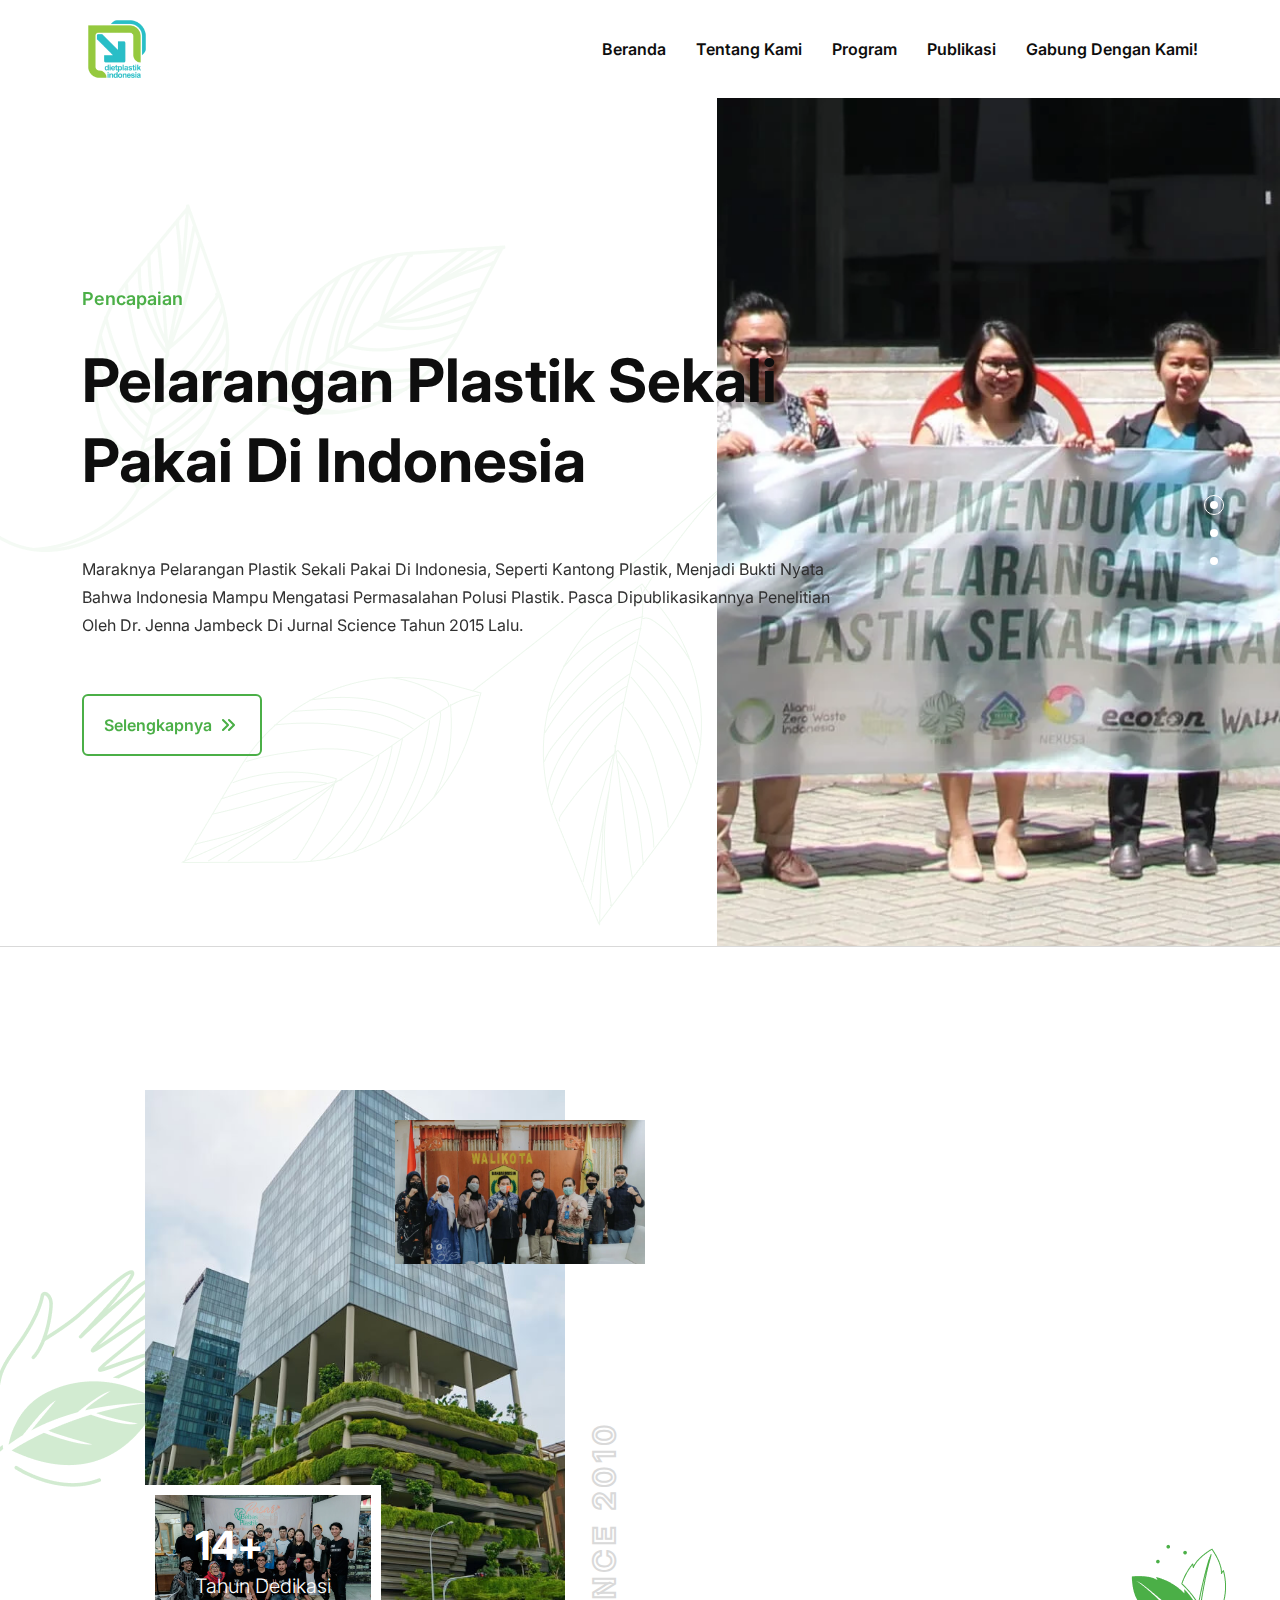
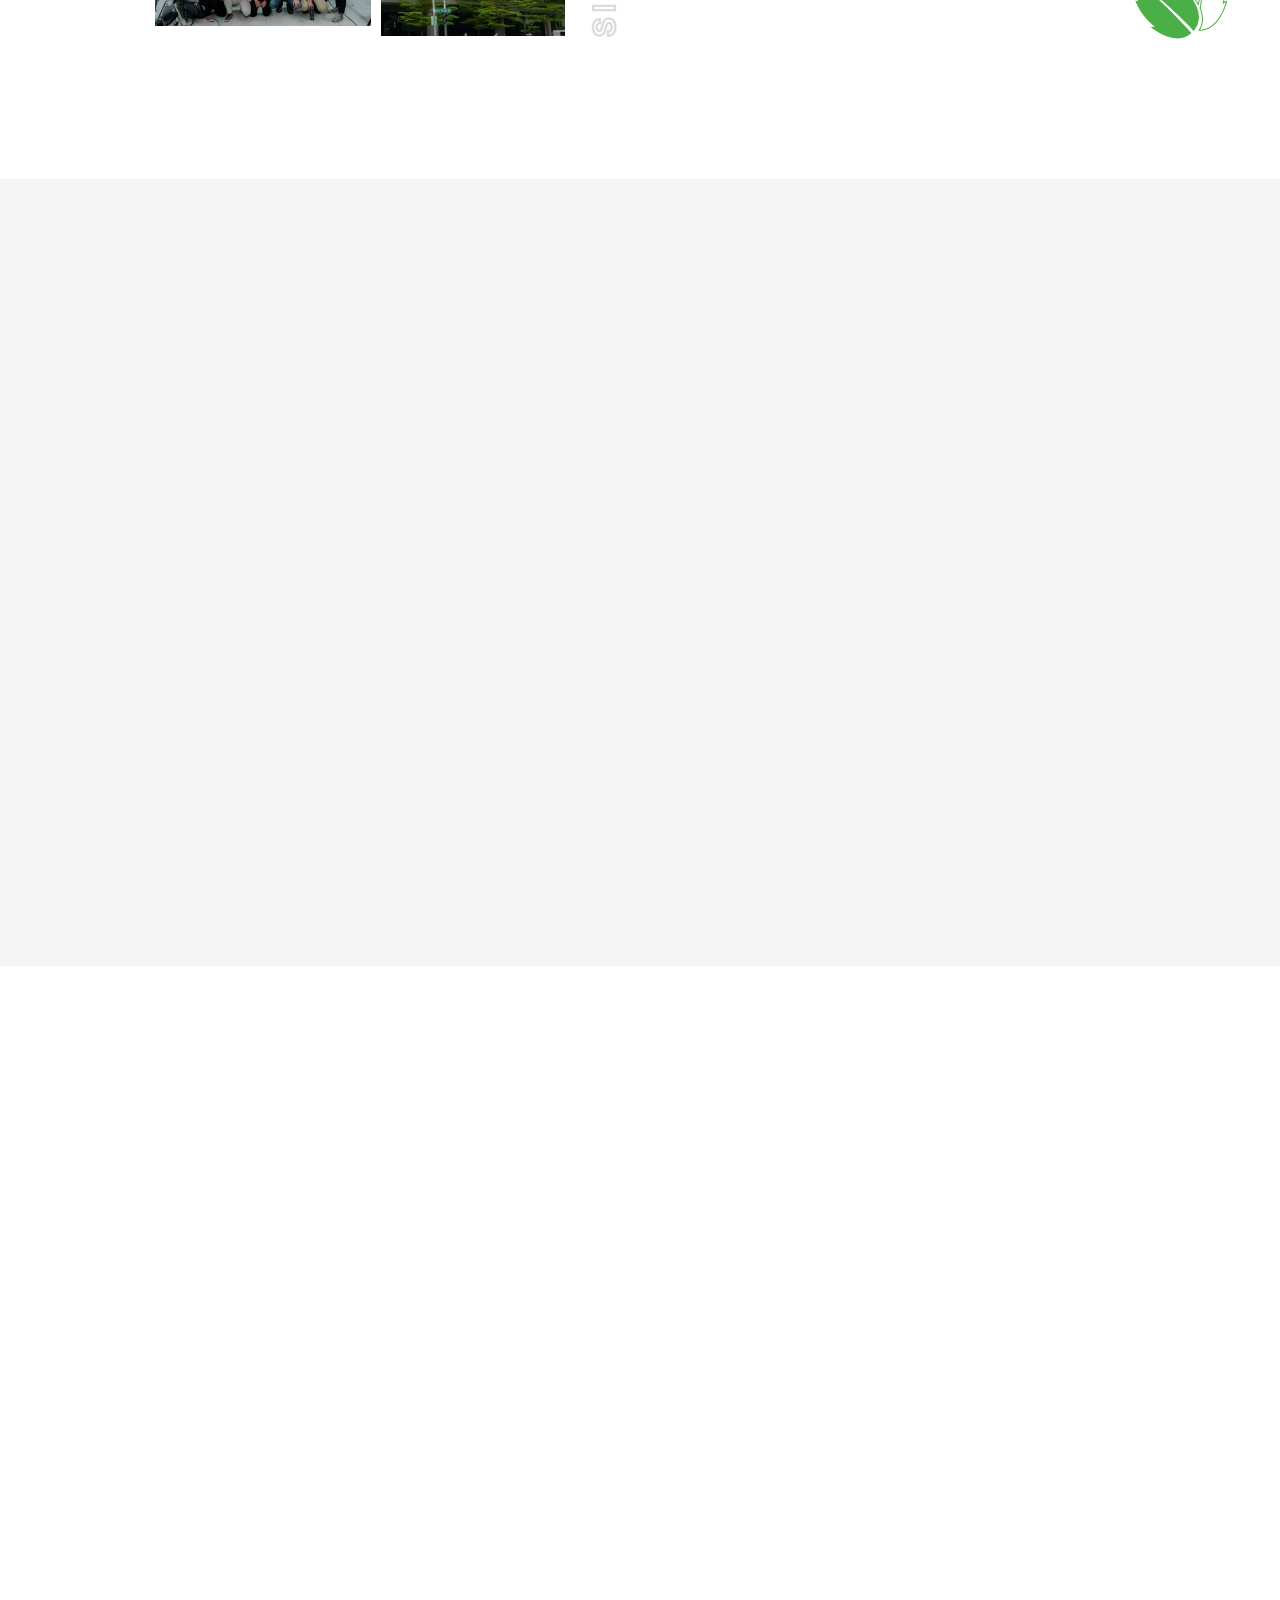
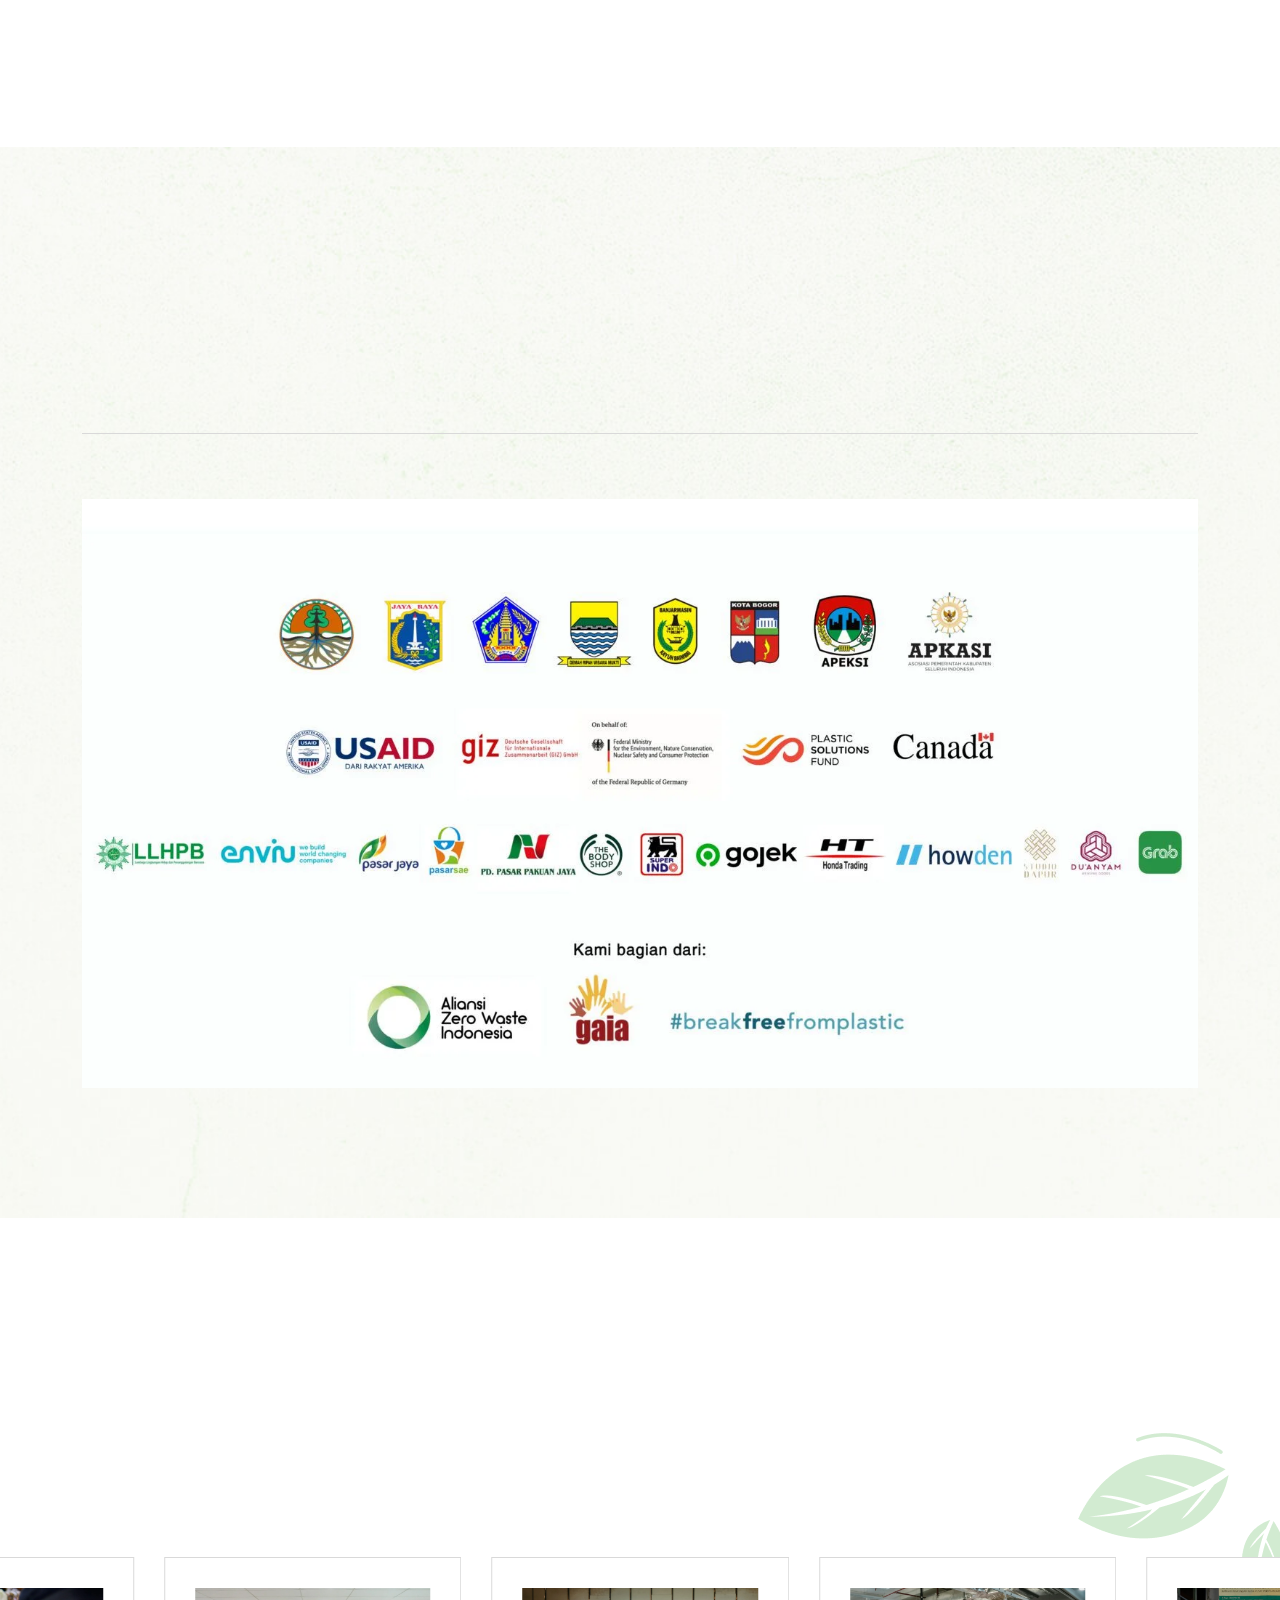
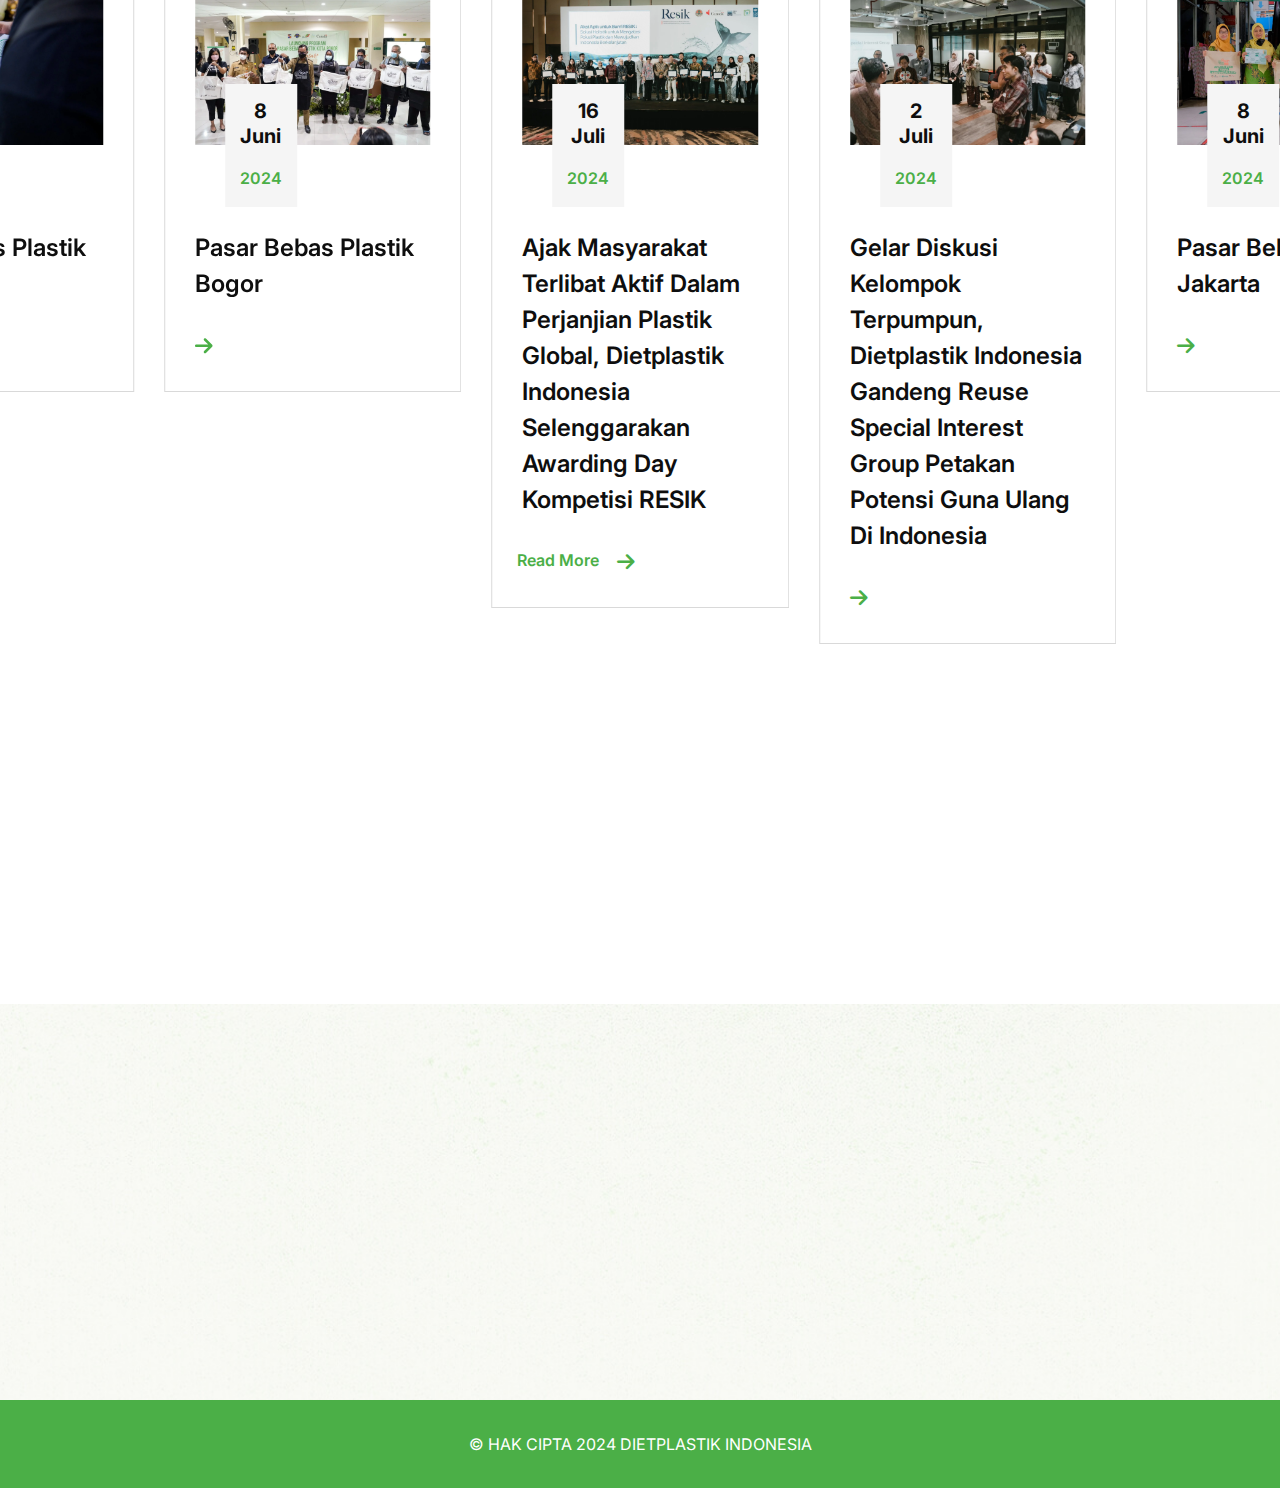
<file: index.html>
<!DOCTYPE html>
<html lang="en">
  <head>
    <meta charset="UTF-8" />
    <meta http-equiv="X-UA-Compatible" content="IE=edge" />
    <meta name="viewport" content="width=device-width, initial-scale=1.0" />
    <title>Home - Dietplastik Indonesia</title>
    <!-- Favicon img -->
    <!-- <link rel="shortcut icon" href="assets/images/favicon.png" /> -->
    <link
      rel="icon"
      href="https://plasticdiet.id/wp-content/uploads/2023/09/logo-1-150x150.png"
      sizes="32x32"
    />
    <!-- Bootstarp min css -->
    <link rel="stylesheet" href="assets/css/bootstrap.min.css" />
    <!-- All min css -->
    <link rel="stylesheet" href="assets/css/all.min.css" />
    <!-- Swiper bundle min css -->
    <link rel="stylesheet" href="assets/css/swiper-bundle.min.css" />
    <!-- Magnigic popup css -->
    <link rel="stylesheet" href="assets/css/magnific-popup.css" />
    <!-- Animate css -->
    <link rel="stylesheet" href="assets/css/animate.css" />
    <!-- Nice select css -->
    <link rel="stylesheet" href="assets/css/nice-select.css" />
    <!-- Style css -->
    <link rel="stylesheet" href="assets/css/style.css" />
  </head>

  <body style="overflow-x: hidden">
    <!-- Preloader area start -->
    <div id="loading">
      <div id="loading-center">
        <div id="loading-center-absolute">
          <div
            class="loading-icon text-center d-flex flex-column align-items-center justify-content-center"
          >
            <img
              class="loading-logo"
              src="assets/images/preloader.svg"
              alt="icon"
            />
          </div>
        </div>
      </div>
    </div>
    <!-- Preloader area end -->

    <!-- Header area start here -->
    <header class="header">
      <div class="header-section">
        <div class="container">
          <div class="header-wrapper">
            <div class="logo-menu">
              <a href="index.html" class="logo">
                <img
                  style="width: 70px"
                  src="assets/images/dietplastic/logo-1.webp"
                  alt="logo"
                />
              </a>
            </div>
            <div class="header-bar d-xl-none">
              <span></span>
              <span></span>
              <span></span>
            </div>
            <ul class="main-menu">
              <li>
                <a href="/index.html">Beranda</a>
              </li>
              <li>
                <a href="/about.html">Tentang Kami</a>
              </li>
              <li>
                <a href="/program.html">Program</a>
              </li>
              <li>
                <a href="/publikasi.html">Publikasi</a>
              </li>
              <li>
                <a href="/contact.html">Gabung Dengan Kami! </a>
              </li>
            </ul>
          </div>
        </div>
      </div>
    </header>
    <!-- Header area end here -->

    <main>
      <!-- Banner area start here -->
      <section class="banner-two bor-bottom">
        <div
          class="banner-two__shape-left wow slideInLeft d-none d-xl-block"
          data-wow-duration="1s"
          data-wow-delay="1s"
        >
          <img src="assets/images/shape/banner-shape-left.png" alt="shape" />
        </div>
        <div
          class="banner-two__shape-right wow slideInRight d-none d-xl-block"
          data-wow-duration="1.2s"
          data-wow-delay="1.2s"
        >
          <img src="assets/images/shape/banner-shape-right.png" alt="shape" />
        </div>
        <div class="swiper banner-two__slider">
          <div class="swiper-wrapper">
            <div class="swiper-slide">
              <div
                class="banner-two__image bg-image"
                data-background="assets/images/dietplastic/heroes/4.webp"
              ></div>
            </div>
            <div class="swiper-slide">
              <div
                class="banner-two__image bg-image"
                data-background="assets/images/dietplastic/heroes/5.webp"
              ></div>
            </div>
            <div class="swiper-slide">
              <div
                class="banner-two__image bg-image"
                data-background="assets/images/dietplastic/heroes/6.webp"
              ></div>
            </div>
          </div>
        </div>
        <div class="container">
          <div class="banner-two__content pt-190 pb-190">
            <div class="swiper banner-slider">
              <div class="swiper-wrapper nasgor">
                <div class="swiper-slide">
                  <h4 data-animation="fadeInUp" data-delay="0.4s">
                    Pencapaian
                  </h4>
                  <h1 data-animation="fadeInUp" data-delay=".8s">
                    Pelarangan Plastik Sekali Pakai di Indonesia
                  </h1>
                  <p
                    class="mt-55 mb-55"
                    data-animation="fadeInUp"
                    data-delay="1.2s"
                  >
                    Maraknya pelarangan plastik sekali pakai di Indonesia,
                    seperti kantong plastik, menjadi bukti nyata bahwa Indonesia
                    mampu mengatasi permasalahan polusi plastik. Pasca
                    dipublikasikannya penelitian oleh Dr. Jenna Jambeck di
                    Jurnal Science tahun 2015 lalu.
                  </p>
                  <a
                    data-animation="fadeInUp"
                    data-delay="1.6s"
                    href="about-2.html"
                    class="btn-one"
                    ><span>Selengkapnya</span>
                    <i class="fa-solid fa-angles-right"></i
                  ></a>
                </div>
                <div class="swiper-slide">
                  <h4 data-animation="fadeInUp" data-delay="0.4s">
                    Pencapaian
                  </h4>
                  <h1 data-animation="fadeInUp" data-delay=".8s">
                    Pawai Bebas Plastik
                  </h1>
                  <p
                    class="mt-55 mb-55"
                    data-animation="fadeInUp"
                    data-delay="1.2s"
                  >
                    Untuk memeriahkan momen #PlasticFreeJuly , Pawai Bebas
                    Plastik diinisiasi oleh berbagai organisasi dan komunitas
                    masyarakat sipil untuk mendorong pelarangan plastik sekali
                    pakai, mendorong perbaikan sistem tata kelola sampah, dan
                    mendorong pelaku usaha bertanggung jawab atas sampah sisa
                    konsumsi.
                  </p>
                  <a
                    data-animation="fadeInUp"
                    data-delay="1.6s"
                    href="about-2.html"
                    class="btn-one"
                    ><span>Selengkapnya</span>
                    <i class="fa-solid fa-angles-right"></i
                  ></a>
                </div>
                <div class="swiper-slide">
                  <h4 data-animation="fadeInUp" data-delay="0.4s">
                    Pencapaian
                  </h4>
                  <h1 data-animation="fadeInUp" data-delay=".8s">
                    Program Pasar Bebas Plastik
                  </h1>
                  <p
                    class="mt-55 mb-55"
                    data-animation="fadeInUp"
                    data-delay="1.2s"
                  >
                    Program Pasar Bebas Plastik diluncurkan tahun 2019 dengan
                    tujuan memperluas cakupan upaya pengurangan plastik sekali
                    pakai. Program ini dilakukan di beberapa pasar di Jakarta,
                    Bandung, Bogor, Banjarmasin, Surabaya, dan Bali.
                  </p>
                  <a
                    data-animation="fadeInUp"
                    data-delay="1.6s"
                    href="about-2.html"
                    class="btn-one"
                    ><span>Selengkapnya</span>
                    <i class="fa-solid fa-angles-right"></i
                  ></a>
                </div>
              </div>
            </div>
          </div>
        </div>
        <div class="dot-light banner-two__dot"></div>
      </section>
      <!-- Banner area end here -->

      <!-- About area start here -->
      <section class="about-two pt-130 pb-130">
        <div class="about-two__shape-left d-none d-md-block sway_Y__animation">
          <img src="assets/images/shape/about-two-shape-left.png" alt="shape" />
        </div>
        <div class="about-two__shape-right d-none d-md-block bobble__animation">
          <img
            src="assets/images/shape/about-two-shape-right.png"
            alt="shape"
          />
        </div>
        <div class="container">
          <div class="row g-4 align-items-center">
            <div class="col-xl-6">
              <div class="about-two__image">
                <img src="assets/images/dietplastic/about/2.jpg" alt="image" />
                <div class="sm-image d-none d-sm-block">
                  <img
                    src="assets/images/dietplastic/heroes/3.webp"
                    alt="image"
                  />
                </div>
                <div
                  class="info d-none d-sm-block bg-image"
                  data-background="assets/images/dietplastic/about/1.webp"
                >
                  <h2><span class="count">14</span>+</h2>
                  <span class="year">Tahun Dedikasi</span>
                </div>
                <div class="stroke-text d-none d-sm-block">
                  <h2>since 2010</h2>
                </div>
              </div>
            </div>
            <div class="col-xl-6">
              <div class="about-two__right-item">
                <div class="section-header mb-4">
                  <h5
                    class="wow fadeInUp"
                    data-wow-duration="1.2s"
                    data-wow-delay=".2s"
                  >
                    <img src="assets/images/icon/leaf.svg" alt="image" />
                    Tentang Kami
                  </h5>
                  <h2
                    class="wow fadeInUp"
                    data-wow-duration="1.4s"
                    data-wow-delay=".4s"
                  >
                    Kami berambisi untuk dapat mengurangi penggunaan plastik
                    sekali pakai
                  </h2>
                  <p
                    class="wow fadeInUp"
                    data-wow-duration="1.6s"
                    data-wow-delay=".6s"
                  >
                    Dietplastik Indonesia (dh. Gerakan Indonesia Diet Kantong
                    Plastik) merupakan organisasi nirlaba yang berfokus pada
                    advokasi kebijakan pengurangan sampah plastik sekali pakai
                    di Indonesia. Dietplastik Indonesia berhasil mendorong lebih
                    dari 100 daerah untuk melarang penggunaan plastik sekali
                    pakai setelah menginisiasi uji coba “Kantong Plastik Tidak
                    Gratis” pada tahun 2016 bersama Kementerian Lingkungan Hidup
                    dan Kehutanan.
                  </p>
                </div>
                <div
                  class="about_info d-flex align-items-center pt-65 wow fadeInUp"
                  data-wow-duration="1.9s"
                  data-wow-delay=".9s"
                >
                  <a href="about.html" class="btn-one"
                    ><span>Tentang Kami</span>
                    <i class="fa-solid fa-angles-right"></i
                  ></a>
                </div>
              </div>
            </div>
          </div>
        </div>
      </section>
      <!-- About area end here -->

      <!-- Team area start here -->
      <section class="team team-two pt-130 pb-130 sub-bg">
        <div class="team-two__shape sway__animation d-none d-lg-block">
          <img
            class="wow slideInLeft"
            data-wow-duration="2s"
            data-wow-delay="1s"
            src="assets/images/shape/team2.png"
            alt="shape"
          />
        </div>
        <div class="container">
          <div class="section-header text-center">
            <h5
              class="wow fadeInUp"
              data-wow-duration="1.2s"
              data-wow-delay=".2s"
            >
              <img src="assets/images/icon/leaf.svg" alt="image" /> Pendiri
            </h5>
            <h2
              class="wow fadeInUp"
              data-wow-duration="1.4s"
              data-wow-delay=".4s"
            >
              Pendiri Dietplastik Indonesia
            </h2>
          </div>
          <div class="row justify-content-around g-4">
            <div
              class="col-xl-3 col-lg-6 col-md-6 col-6 wow fadeInUp"
              data-wow-duration="1.2s"
              data-wow-delay=".2s"
            >
              <div class="team__item team-two__item">
                <div class="team__item-image">
                  <img
                    src="assets/images/dietplastic/teams/1.webp"
                    alt="image"
                  />
                  <div class="team__item-image-icon social-icon">
                    <a href="#0"><i class="fa-brands fa-facebook-f"></i></a>
                    <a href="#0"><i class="fa-brands fa-twitter"></i></a>
                    <a href="#0"><i class="fa-brands fa-linkedin-in"></i></a>
                    <a href="#0"><i class="fa-brands fa-youtube"></i></a>
                  </div>
                </div>
                <h3><a href="#">Arief Aziz</a></h3>
                <span>Founding Member</span>
              </div>
            </div>
            <div
              class="col-xl-3 col-lg-6 col-md-6 col-6 wow fadeInUp"
              data-wow-duration="1.4s"
              data-wow-delay=".4s"
            >
              <div class="team__item team-two__item">
                <div class="team__item-image">
                  <img
                    src="assets/images/dietplastic/teams/2.webp"
                    alt="image"
                  />
                  <div class="team__item-image-icon social-icon">
                    <a href="#0"><i class="fa-brands fa-facebook-f"></i></a>
                    <a href="#0"><i class="fa-brands fa-twitter"></i></a>
                    <a href="#0"><i class="fa-brands fa-linkedin-in"></i></a>
                    <a href="#0"><i class="fa-brands fa-youtube"></i></a>
                  </div>
                </div>
                <h3><a href="#">Verena Puspawardani</a></h3>
                <span>Founding Member</span>
              </div>
            </div>
            <div
              class="col-xl-3 col-lg-6 col-md-6 col-6 wow fadeInUp"
              data-wow-duration="1.6s"
              data-wow-delay=".6s"
            >
              <div class="team__item team-two__item">
                <div class="team__item-image">
                  <img
                    src="assets/images/dietplastic/teams/3.webp"
                    alt="image"
                  />
                  <div class="team__item-image-icon social-icon">
                    <a href="#0"><i class="fa-brands fa-facebook-f"></i></a>
                    <a href="#0"><i class="fa-brands fa-twitter"></i></a>
                    <a href="#0"><i class="fa-brands fa-linkedin-in"></i></a>
                    <a href="#0"><i class="fa-brands fa-youtube"></i></a>
                  </div>
                </div>
                <h3><a href="#">Tiza Mafira</a></h3>
                <span>Executive Director</span>
              </div>
            </div>
          </div>
        </div>
      </section>
      <!-- Team area end here -->

      <!-- Service area start here -->
      <section class="service service-two pt-130 pb-130">
        <div
          class="service-two__shape-left wow slideInLeft d-none d-xl-block"
          data-wow-duration="1.4s"
          data-wow-delay="1.4s"
        >
          <img src="assets/images/shape/service-left.png" alt="shape" />
        </div>
        <div
          class="service-two__shape-right wow slideInRight d-none d-xl-block"
          data-wow-duration="1s"
          data-wow-delay="1s"
        >
          <img src="assets/images/shape/service-right.png" alt="shape" />
        </div>
        <div class="container">
          <div class="section-header text-center">
            <h5
              class="wow fadeInUp"
              data-wow-duration="1.2s"
              data-wow-delay=".2s"
            >
              <img src="assets/images/icon/leaf.svg" alt="image" /> Program
            </h5>
            <h2
              class="wow fadeInUp"
              data-wow-duration="1.4s"
              data-wow-delay=".4s"
            >
              Program Unggulan
            </h2>
          </div>
          <div class="row g-4">
            <div class="col-xl-6">
              <div class="service-two__item">
                <a
                  href="#"
                  class="changeImage2 wow fadeInUp pt-0 clicked"
                  data-wow-duration="1.2s"
                  data-wow-delay=".2s"
                  data-image="assets/images/dietplastic/programs/1.webp"
                >
                  Gerakan Guna Ulang
                  <i class="fa-sharp fa-regular fa-arrow-right-long"></i>
                </a>
                <a
                  href="#"
                  class="changeImage2 wow fadeInUp"
                  data-wow-duration="1.3s"
                  data-wow-delay=".3s"
                  data-image="assets/images/dietplastic/programs/2.webp"
                >
                  Pasar Bebas Plastik
                  <i class="fa-sharp fa-regular fa-arrow-right-long"></i>
                </a>
              </div>
            </div>
            <div
              class="col-xl-6 wow fadeInDown"
              data-wow-duration="1.8s"
              data-wow-delay=".4s"
            >
              <div class="image">
                <img
                  id="myImage2"
                  src="assets/images/dietplastic/programs/1.webp"
                  alt="image"
                />
              </div>
            </div>
          </div>
        </div>
      </section>
      <!-- Service area end here -->

      <!-- Work area start here -->
      <section
        class="work pt-130 pb-130 bg-image"
        data-background="assets/images/bg/banner1.jpg"
      >
        <div class="container">
          <div class="pb-65 bor-bottom mb-65">
            <div class="row g-5 align-items-center">
              <div class="col-lg-6">
                <div class="section-header m-0">
                  <h5
                    class="wow fadeInUp"
                    data-wow-duration="1.2s"
                    data-wow-delay=".2s"
                  >
                    <img src="assets/images/icon/leaf.svg" alt="image" /> Kerja
                    Sama
                  </h5>
                  <h2
                    class="wow fadeInUp"
                    data-wow-duration="1.4s"
                    data-wow-delay=".4s"
                  >
                    Mitra dan Kolaborator
                  </h2>
                </div>
              </div>
            </div>
          </div>
          <img
            class="img-fluid"
            src="assets/images/dietplastic/teams/mitra.webp"
            alt=""
          />
        </div>
      </section>
      <!-- Work area end here -->

      <!-- Blog area start here -->
      <section class="blog-two pt-130">
        <div class="blog-two__shape sway__animation">
          <img src="assets/images/shape/blog.png" alt="shape" />
        </div>
        <div class="container">
          <div class="blog__head-wrp mb-65">
            <div class="section-header m-0">
              <h5
                class="wow fadeInUp"
                data-wow-duration="1.2s"
                data-wow-delay=".2s"
              >
                <img src="assets/images/icon/leaf.svg" alt="image" /> Artikel
                Terbaru
              </h5>
              <h2
                class="wow fadeInUp"
                data-wow-duration="1.4s"
                data-wow-delay=".4s"
              >
                Lihat beberapa artikel <br />
                terbaru kami
              </h2>
            </div>
            <a
              href="blog-2.html"
              class="btn-one mt-4 mt-md-0 wow fadeInUp"
              data-wow-duration="1.6s"
              data-wow-delay=".6s"
              ><span>Lihat Artikel Lainnya</span>
              <i class="fa-solid fa-angles-right"></i
            ></a>
          </div>
        </div>
        <div class="swiper blog-two__slider">
          <div class="swiper-wrapper">
            <div class="swiper-slide">
              <div class="donation__item blog-two__item bor">
                <div class="blog-two__image mb-85">
                  <div class="image">
                    <img
                      src="assets/images/dietplastic/article/1.webp"
                      alt="image"
                    />
                    <div class="blog-two__info">
                      <h4>
                        16 <br />
                        Juli
                      </h4>
                      <span>2024</span>
                    </div>
                  </div>
                </div>
                <h3>
                  <a href="#"
                    >Ajak Masyarakat Terlibat Aktif dalam Perjanjian Plastik
                    Global, Dietplastik Indonesia Selenggarakan Awarding Day
                    Kompetisi RESIK</a
                  >
                </h3>
                <a class="blog-two__item-arrow" href="#"
                  ><i class="fa-solid fa-arrow-right"></i
                ></a>
              </div>
            </div>
            <div class="swiper-slide">
              <div class="donation__item blog-two__item bor">
                <div class="blog-two__image mb-85">
                  <div class="image">
                    <img
                      src="assets/images/dietplastic/article/2.webp"
                      alt="image"
                    />
                    <div class="blog-two__info">
                      <h4>
                        2 <br />
                        Juli
                      </h4>
                      <span>2024</span>
                    </div>
                  </div>
                </div>
                <h3>
                  <a href="#"
                    >Gelar Diskusi Kelompok Terpumpun, Dietplastik Indonesia
                    Gandeng Reuse Special Interest Group Petakan Potensi Guna
                    Ulang di Indonesia</a
                  >
                </h3>
                <a class="blog-two__item-arrow" href="#"
                  ><i class="fa-solid fa-arrow-right"></i
                ></a>
              </div>
            </div>
            <div class="swiper-slide">
              <div class="donation__item blog-two__item bor">
                <div class="blog-two__image mb-85">
                  <div class="image">
                    <img
                      src="assets/images/dietplastic/article/3.webp"
                      alt="image"
                    />
                    <div class="blog-two__info">
                      <h4>
                        8 <br />
                        Juni
                      </h4>
                      <span>2024</span>
                    </div>
                  </div>
                </div>
                <h3>
                  <a href="#">Pasar Bebas Plastik Jakarta</a>
                </h3>
                <a class="blog-two__item-arrow" href="#"
                  ><i class="fa-solid fa-arrow-right"></i
                ></a>
              </div>
            </div>
            <div class="swiper-slide">
              <div class="donation__item blog-two__item bor">
                <div class="blog-two__image mb-85">
                  <div class="image">
                    <img
                      src="assets/images/dietplastic/article/4.webp"
                      alt="image"
                    />
                    <div class="blog-two__info">
                      <h4>
                        8 <br />
                        Juni
                      </h4>
                      <span>2024</span>
                    </div>
                  </div>
                </div>
                <h3>
                  <a href="#">Pasar Bebas Plastik Bandung</a>
                </h3>
                <a class="blog-two__item-arrow" href="#"
                  ><i class="fa-solid fa-arrow-right"></i
                ></a>
              </div>
            </div>
            <div class="swiper-slide">
              <div class="donation__item blog-two__item bor">
                <div class="blog-two__image mb-85">
                  <div class="image">
                    <img
                      src="assets/images/dietplastic/article/5.webp"
                      alt="image"
                    />
                    <div class="blog-two__info">
                      <h4>
                        8 <br />
                        Juni
                      </h4>
                      <span>2024</span>
                    </div>
                  </div>
                </div>
                <h3>
                  <a href="#">Pasar Bebas Plastik Bogor</a>
                </h3>
                <a class="blog-two__item-arrow" href="#"
                  ><i class="fa-solid fa-arrow-right"></i
                ></a>
              </div>
            </div>
          </div>
        </div>
      </section>
      <!-- Blog area end here -->

      <!-- Our info area start here -->
      <div
        class="our-info mt-130"
        data-background="https://images.unsplash.com/photo-1663086799997-31f0d9a71d5a?q=80&w=1470&auto=format&fit=crop&ixlib=rb-4.0.3&ixid=M3wxMjA3fDB8MHxwaG90by1wYWdlfHx8fGVufDB8fHx8fA%3D%3D"
      >
        <div class="container">
          <div class="row align-items-center justify-content-between">
            <div
              class="col-lg-3 wow fadeInUp"
              data-wow-duration="1.4s"
              data-wow-delay=".4s"
            >
              <a href="index.html" class="our-info__logo mb-4 mb-lg-0">
                <img
                  style="width: 100px"
                  src="assets/images/dietplastic/logo-1.webp"
                  alt="logo"
                />
              </a>
            </div>
            <div class="col-lg-4">
              <div
                class="our-info__social-icon float-lg-end float-none mt-4 mt-lg-0"
              >
                <a
                  class="wow fadeInUp"
                  data-wow-duration="1.2s"
                  data-wow-delay=".2s"
                  href="https://web.facebook.com/DietplastikIndonesia/"
                  target="_blank"
                  ><i class="fa-brands fa-facebook-f"></i
                ></a>
                <a
                  class="wow fadeInUp"
                  data-wow-duration="1.3s"
                  data-wow-delay=".3s"
                  href="https://twitter.com/plasticdietid"
                  target="_blank"
                  ><i class="fa-brands fa-twitter"></i
                ></a>
                <a
                  class="wow fadeInUp"
                  data-wow-duration="1.4s"
                  data-wow-delay=".4s"
                  href="https://www.instagram.com/iddkp/"
                  target="_blank"
                  ><i class="fa-brands fa-instagram"></i
                ></a>
                <a
                  class="wow fadeInUp"
                  data-wow-duration="1.5s"
                  data-wow-delay=".5s"
                  href="https://www.youtube.com/@DietplastikIndonesia"
                  target="_blank"
                  ><i class="fa-brands fa-youtube"></i
                ></a>
              </div>
            </div>
          </div>
        </div>
      </div>
      <!-- Our info area end here -->
    </main>

    <!-- Footer area start here -->
    <footer
      class="footer bg-image"
      data-background="assets/images/bg/footer-bg.jpg"
    >
      <div class="container">
        <div class="pt-65 pb-65">
          <div class="row g-4">
            <div
              class="col-xl-3 col-md-6 wow fadeInUp"
              data-wow-duration="1.2s"
              data-wow-delay=".2s"
            >
              <div class="footer__item">
                <div class="footer__item-title">
                  <h4>Tentang PlastikDiet</h4>
                  <span class="footer__item-title-line"></span
                  ><span class="footer__item-title-line2"></span>
                </div>
                <p>
                  Dietplastik Indonesia merupakan organisasi nirlaba yang
                  berfokus pada advokasi kebijakan pengurangan sampah plastik
                  sekali pakai di Indonesia.
                </p>
                <a
                  href="https://www.google.com/maps/embed?pb=!1m18!1m12!1m3!1d29581.552527417!2d-77.04440883230183!3d38.80089850193032!2m3!1f0!2f0!3f0!3m2!1i1024!2i768!4f13.1!3m3!1m2!1s0x89b7b0f02c6539a9%3A0xacc6091466dd9068!2s901%20N%20Pitt%20St%20Suite%20170%2C%20Alexandria%2C%20VA%2022314%2C%20USA!5e0!3m2!1sen!2sbd!4v1694324425557!5m2!1sen!2sbd"
                  class="footer__item-map-popup map-popup"
                  >View Map <i class="fa-solid fa-location-arrow"></i
                ></a>
              </div>
            </div>
            <div
              class="col-xl-5 col-md-6 wow fadeInUp"
              data-wow-duration="1.4s"
              data-wow-delay=".4s"
            >
              <div class="footer__item">
                <div class="footer__item-title">
                  <h4>Kontak Kami!</h4>
                  <span class="footer__item-title-line"></span
                  ><span class="footer__item-title-line2"></span>
                </div>
                <ul>
                  <li class="pb-3">
                    <a href="#0"
                      ><i
                        class="fa-solid fa-location-dot pe-1 primary-color"
                      ></i>
                      Jalan Mimosa IV Blok E No.17 Pejaten Barat, RT.6/RW.4
                      <br />
                      Kota Jakarta Selatan, DKI Jakarta 12510, Indonesia.
                    </a>
                  </li>
                  <li class="pb-3">
                    <a href="tel:+628112441901"
                      ><i
                        class="fa-solid fa-phone-volume pe-1 primary-color"
                      ></i>
                      (+62) 8112441901
                    </a>
                  </li>
                  <li>
                    <a href="mailto:contact@plasticdiet.id"
                      ><i class="fa-solid fa-envelope pe-1 primary-color"></i>
                      Contact@Plasticdiet.Id</a
                    >
                  </li>
                </ul>
              </div>
            </div>
            <div
              class="col-xl-3 col-md-6 wow fadeInUp"
              data-wow-duration="1.6s"
              data-wow-delay=".6s"
            >
              <div class="footer__item">
                <div class="footer__item-title">
                  <h4>Quick Link</h4>
                  <span class="footer__item-title-line"></span
                  ><span class="footer__item-title-line2"></span>
                </div>
                <ul>
                  <li class="pb-1">
                    <a href="/about.html"
                      ><i
                        class="fa-solid fa-chevron-right pe-1 primary-color"
                      ></i>
                      Tentang Kami
                    </a>
                  </li>
                  <li class="pb-1">
                    <a href="/program.html"
                      ><i
                        class="fa-solid fa-chevron-right pe-1 primary-color"
                      ></i>
                      Program Unggulan
                    </a>
                  </li>
                  <li class="pb-1">
                    <a href="/publikasi.html"
                      ><i
                        class="fa-solid fa-chevron-right pe-1 primary-color"
                      ></i>
                      Publikasi
                    </a>
                  </li>
                  <li class="pb-1">
                    <a href="/contact.html"
                      ><i
                        class="fa-solid fa-chevron-right pe-1 primary-color"
                      ></i>
                      Gabung dengan Kami
                    </a>
                  </li>
                </ul>
              </div>
            </div>
          </div>
        </div>
      </div>
      <div class="footer__copyright">
        <p>&copy; HAK CIPTA 2024 DIETPLASTIK INDONESIA</p>
      </div>
    </footer>
    <!-- Footer area end here -->

    <!-- Back to top area start here -->
    <div class="scroll-up">
      <svg
        class="scroll-circle svg-content"
        width="100%"
        height="100%"
        viewBox="-1 -1 102 102"
      >
        <path d="M50,1 a49,49 0 0,1 0,98 a49,49 0 0,1 0,-98" />
      </svg>
    </div>
    <!-- Back to top area end here -->

    <!-- Jquery 3. 7. 1 Min Js -->
    <script src="assets/js/jquery-3.7.1.min.js"></script>
    <!-- Bootstrap min Js -->
    <script src="assets/js/bootstrap.min.js"></script>
    <!-- Swiper bundle min Js -->
    <script src="assets/js/swiper-bundle.min.js"></script>
    <!-- Counterup min Js -->
    <script src="assets/js/jquery.counterup.min.js"></script>
    <!-- Wow min Js -->
    <script src="assets/js/wow.min.js"></script>
    <!-- Magnific popup min Js -->
    <script src="assets/js/magnific-popup.min.js"></script>
    <!-- Nice select min Js -->
    <script src="assets/js/nice-select.min.js"></script>
    <!-- Isotope pkgd min Js -->
    <script src="assets/js/isotope.pkgd.min.js"></script>
    <!-- Waypoints Js -->
    <script src="assets/js/jquery.waypoints.js"></script>
    <!-- Script Js -->
    <script src="assets/js/script.js"></script>
  </body>
</html>
</file>
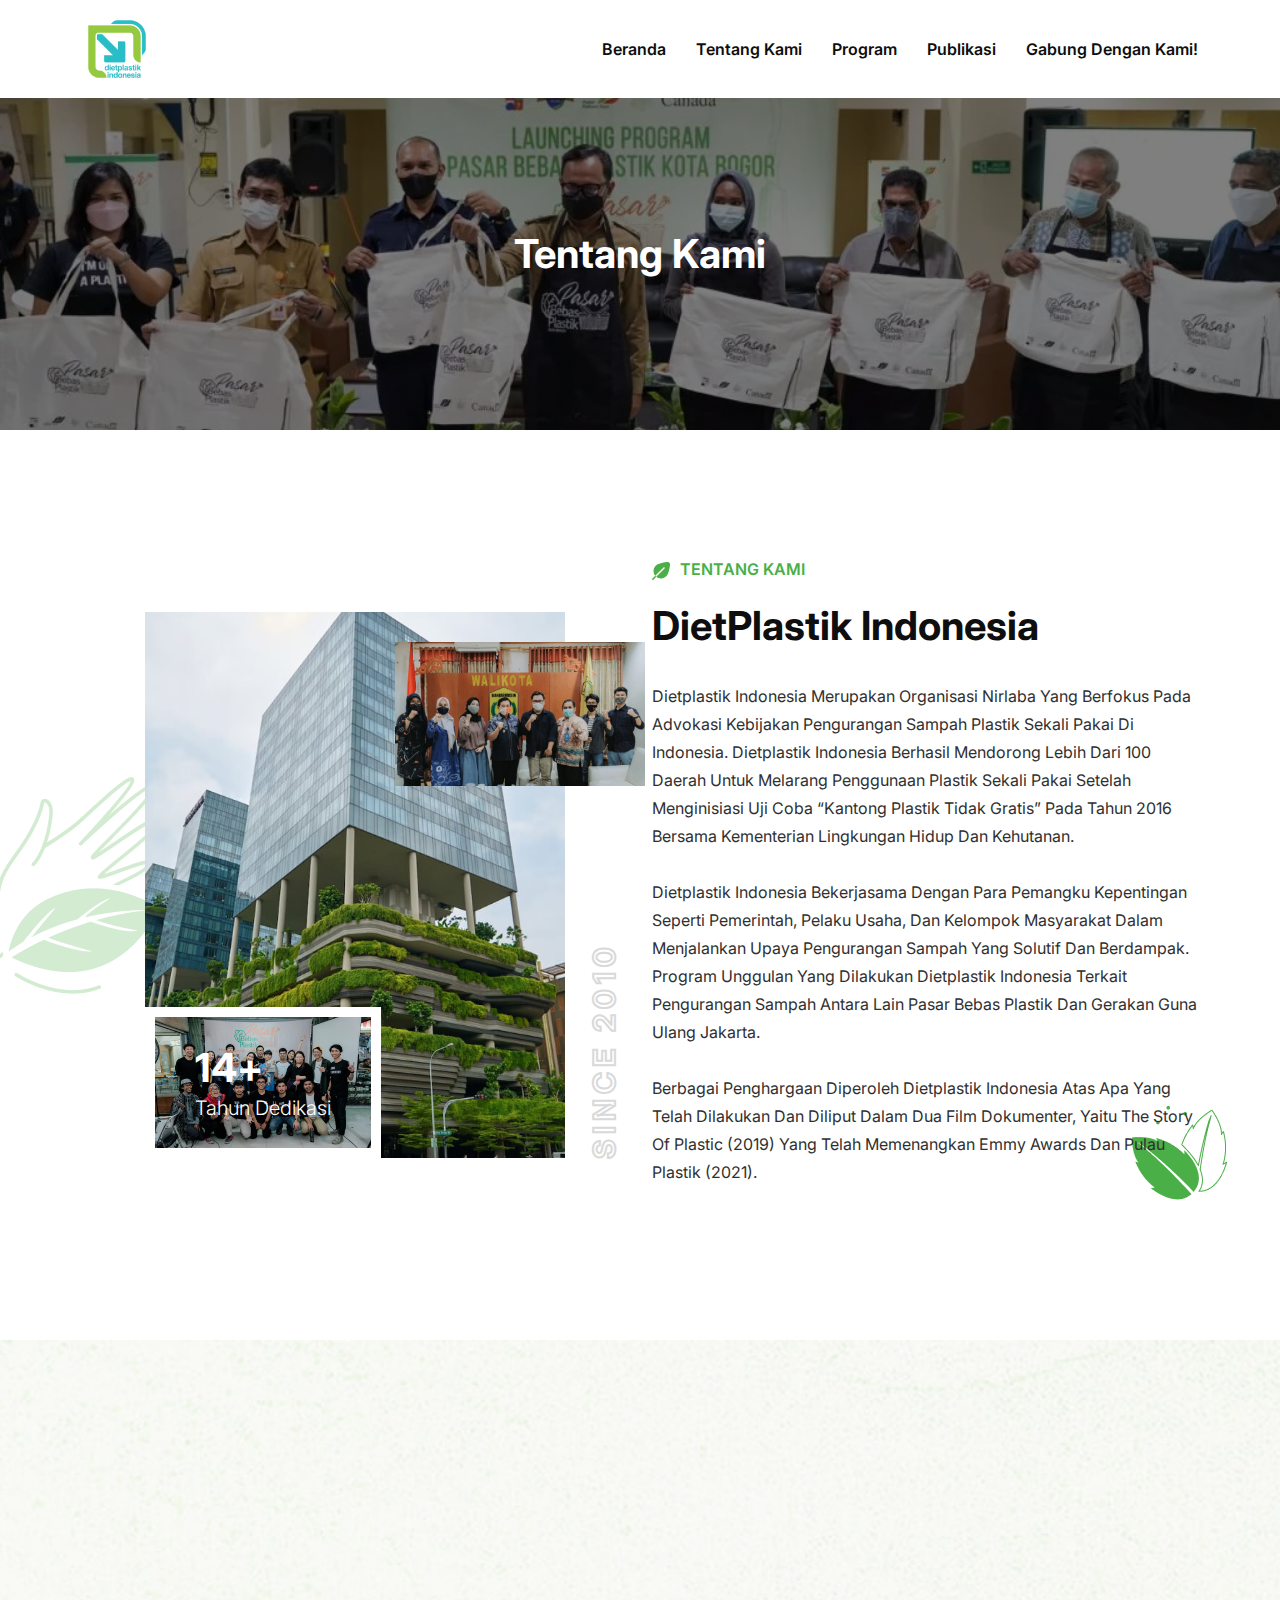
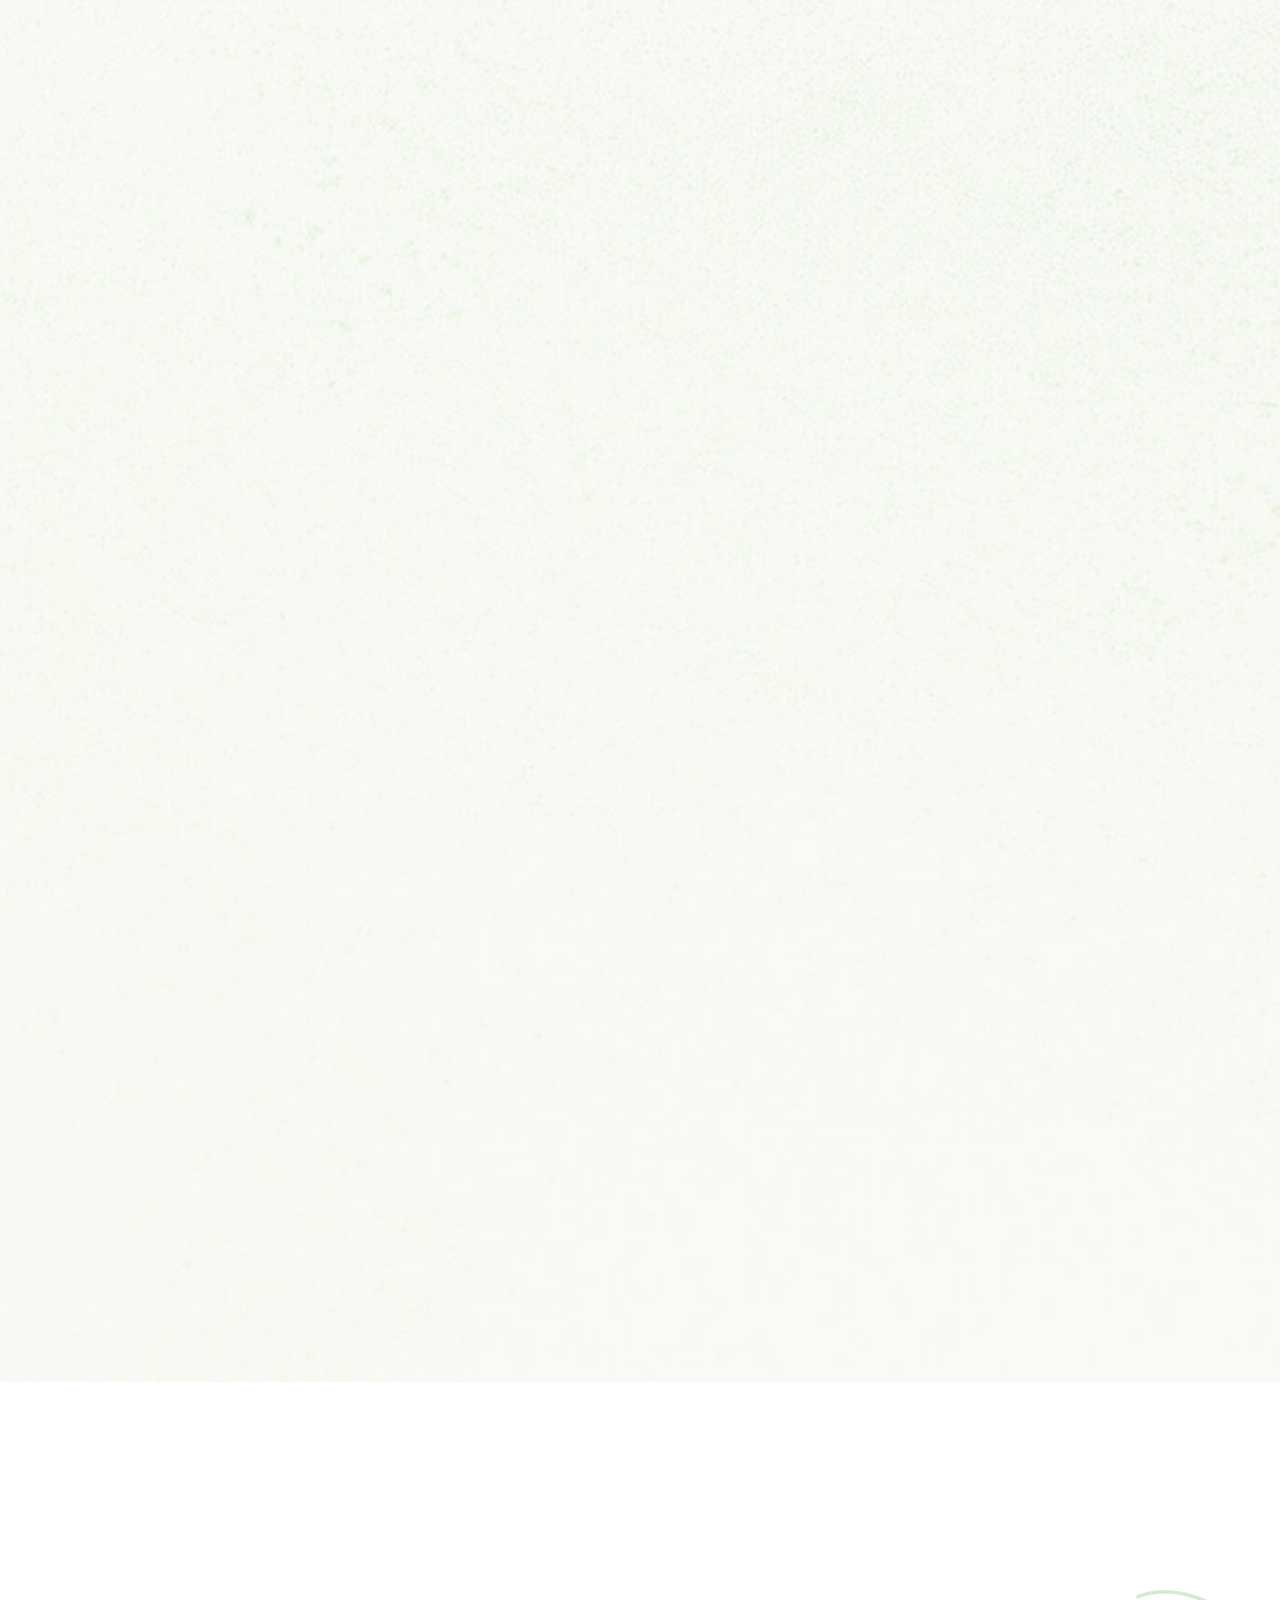
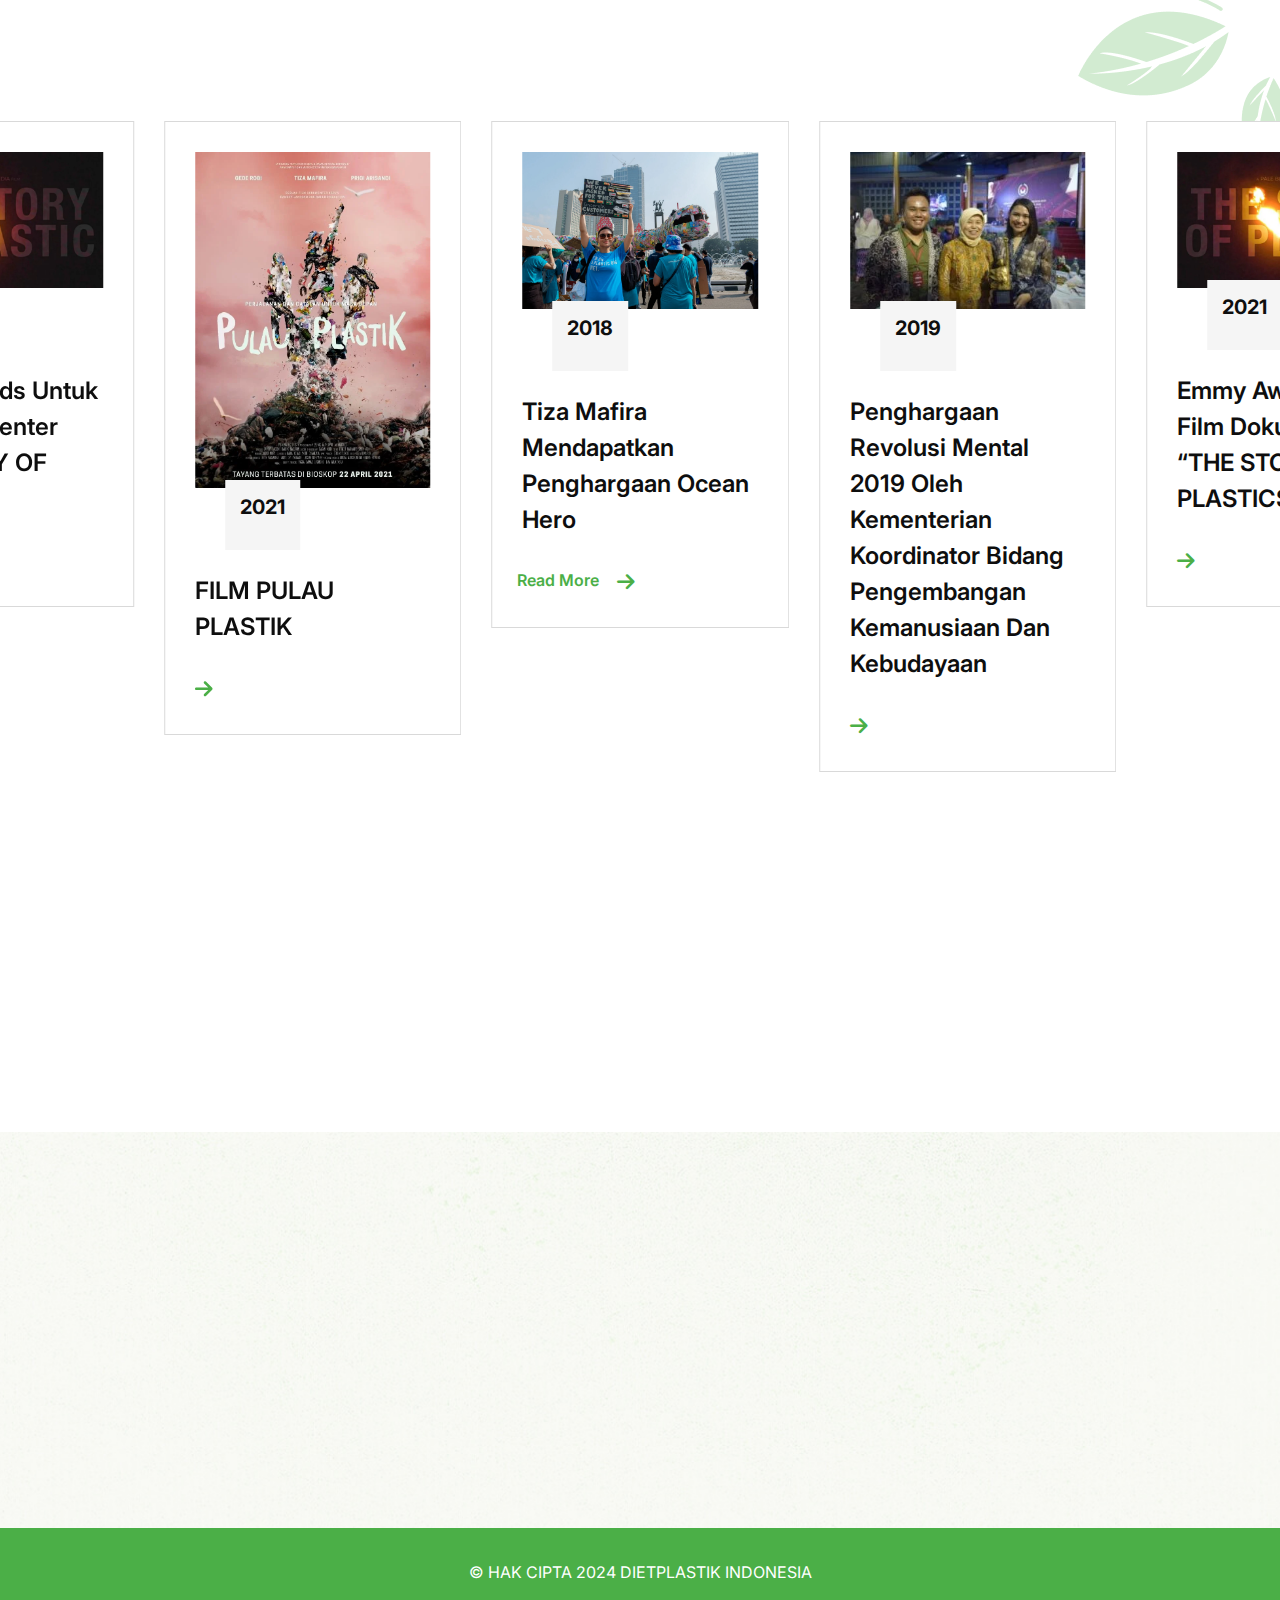
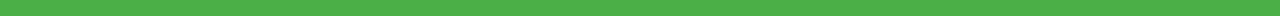
<file: about.html>
<!DOCTYPE html>
<html lang="en">
  <head>
    <meta charset="UTF-8" />
    <meta http-equiv="X-UA-Compatible" content="IE=edge" />
    <meta name="viewport" content="width=device-width, initial-scale=1.0" />
    <title>Tentang Kami - Dietplastik Indonesia</title>
    <!-- Favicon img -->
    <!-- <link rel="shortcut icon" href="assets/images/favicon.png" /> -->
    <link
      rel="icon"
      href="https://plasticdiet.id/wp-content/uploads/2023/09/logo-1-150x150.png"
      sizes="32x32"
    />
    <!-- Bootstarp min css -->
    <link rel="stylesheet" href="assets/css/bootstrap.min.css" />
    <!-- All min css -->
    <link rel="stylesheet" href="assets/css/all.min.css" />
    <!-- Swiper bundle min css -->
    <link rel="stylesheet" href="assets/css/swiper-bundle.min.css" />
    <!-- Magnigic popup css -->
    <link rel="stylesheet" href="assets/css/magnific-popup.css" />
    <!-- Animate css -->
    <link rel="stylesheet" href="assets/css/animate.css" />
    <!-- Nice select css -->
    <link rel="stylesheet" href="assets/css/nice-select.css" />
    <!-- Style css -->
    <link rel="stylesheet" href="assets/css/style.css" />
  </head>

  <body>
    <!-- Preloader area start -->
    <div id="loading">
      <div id="loading-center">
        <div id="loading-center-absolute">
          <div
            class="loading-icon text-center d-flex flex-column align-items-center justify-content-center"
          >
            <img
              class="loading-logo"
              src="assets/images/preloader.svg"
              alt="icon"
            />
          </div>
        </div>
      </div>
    </div>
    <!-- Preloader area end -->

    <!-- Header area start here -->
    <header class="header">
      <div class="header-section">
        <div class="container">
          <div class="header-wrapper">
            <div class="logo-menu">
              <a href="index.html" class="logo">
                <img
                  style="width: 70px"
                  src="assets/images/dietplastic/logo-1.webp"
                  alt="logo"
                />
              </a>
            </div>
            <div class="header-bar d-xl-none">
              <span></span>
              <span></span>
              <span></span>
            </div>
            <ul class="main-menu">
              <li>
                <a href="/index.html">Beranda</a>
              </li>
              <li>
                <a href="/about.html">Tentang Kami</a>
              </li>
              <li>
                <a href="/program.html">Program</a>
              </li>
              <li>
                <a href="/publikasi.html">Publikasi</a>
              </li>
              <li>
                <a href="/contact.html">Gabung Dengan Kami! </a>
              </li>
            </ul>
          </div>
        </div>
      </div>
    </header>
    <!-- Header area end here -->

    <main>
      <!-- Page banner area start here -->
      <section class="page-banner bg-image pt-130 pb-130">
        <div class="container">
          <h2
            class="wow fadeInUp"
            data-wow-duration="1.2s"
            data-wow-delay=".2s"
          >
            Tentang Kami
          </h2>
        </div>
      </section>
      <!-- Page banner area end here -->

      <!-- About area start here -->
      <section class="about-two pt-130 pb-130">
        <div class="about-two__shape-left d-none d-md-block sway_Y__animation">
          <img src="assets/images/shape/about-two-shape-left.png" alt="shape" />
        </div>
        <div class="about-two__shape-right d-none d-md-block bobble__animation">
          <img
            src="assets/images/shape/about-two-shape-right.png"
            alt="shape"
          />
        </div>
        <div class="container">
          <div class="row g-4 align-items-center">
            <div class="col-xl-6">
              <div class="about-two__image">
                <img src="assets/images/dietplastic/about/2.jpg" alt="image" />
                <div class="sm-image d-none d-sm-block">
                  <img
                    src="assets/images/dietplastic/heroes/3.webp"
                    alt="image"
                  />
                </div>
                <div
                  class="info d-none d-sm-block bg-image"
                  data-background="assets/images/dietplastic/about/1.webp"
                >
                  <h2><span class="count">14</span>+</h2>
                  <span class="year">Tahun Dedikasi</span>
                </div>
                <div class="stroke-text d-none d-sm-block">
                  <h2>since 2010</h2>
                </div>
              </div>
            </div>
            <div class="col-xl-6">
              <div class="about-two__right-item">
                <div class="section-header mb-4">
                  <h5
                    class="wow fadeInUp"
                    data-wow-duration="1.2s"
                    data-wow-delay=".2s"
                  >
                    <img src="assets/images/icon/leaf.svg" alt="image" />
                    Tentang Kami
                  </h5>
                  <h2
                    class="wow fadeInUp"
                    data-wow-duration="1.4s"
                    data-wow-delay=".4s"
                  >
                    DietPlastik Indonesia
                  </h2>
                  <p
                    class="wow fadeInUp"
                    data-wow-duration="1.6s"
                    data-wow-delay=".6s"
                  >
                    Dietplastik Indonesia merupakan organisasi nirlaba yang
                    berfokus pada advokasi kebijakan pengurangan sampah plastik
                    sekali pakai di Indonesia. Dietplastik Indonesia berhasil
                    mendorong lebih dari 100 daerah untuk melarang penggunaan
                    plastik sekali pakai setelah menginisiasi uji coba “Kantong
                    Plastik Tidak Gratis” pada tahun 2016 bersama Kementerian
                    Lingkungan Hidup dan Kehutanan.
                    <br /><br />
                    Dietplastik Indonesia bekerjasama dengan para pemangku
                    kepentingan seperti pemerintah, pelaku usaha, dan kelompok
                    masyarakat dalam menjalankan upaya pengurangan sampah yang
                    solutif dan berdampak. Program unggulan yang dilakukan
                    Dietplastik Indonesia terkait pengurangan sampah antara lain
                    Pasar Bebas Plastik dan Gerakan Guna Ulang Jakarta.
                    <br /><br />
                    Berbagai penghargaan diperoleh Dietplastik Indonesia atas
                    apa yang telah dilakukan dan diliput dalam dua film
                    dokumenter, yaitu The Story of Plastic (2019) yang telah
                    memenangkan Emmy Awards dan Pulau Plastik (2021).
                  </p>
                </div>
              </div>
            </div>
          </div>
        </div>
      </section>
      <!-- About area end here -->

      <!-- Team area start here -->
      <section
        class="team team-two pt-130 pb-130 bg-image"
        data-background="assets/images/bg/banner1.jpg"
      >
        <div class="team-two__shape sway__animation d-none d-lg-block">
          <img
            class="wow slideInLeft"
            data-wow-duration="2s"
            data-wow-delay="1s"
            src="assets/images/shape/team2.png"
            alt="shape"
          />
        </div>
        <div class="container">
          <div class="section-header text-center">
            <h5
              class="wow fadeInUp"
              data-wow-duration="1.2s"
              data-wow-delay=".2s"
            >
              <img src="assets/images/icon/leaf.svg" alt="image" /> Tim Diet
              Plastik
            </h5>
            <h2
              class="wow fadeInUp"
              data-wow-duration="1.4s"
              data-wow-delay=".4s"
            >
              Pengurus Harian
            </h2>
          </div>
          <div class="row g-4">
            <div
              class="col-xl-3 col-lg-6 col-md-6 col-6 wow fadeInUp"
              data-wow-duration="1.2s"
              data-wow-delay=".2s"
            >
              <div class="team__item team-two__item">
                <div class="team__item-image">
                  <img
                    src="assets/images/dietplastic/teams/3.webp"
                    alt="image"
                  />
                  <div class="team__item-image-icon social-icon">
                    <a href="#0"><i class="fa-brands fa-facebook-f"></i></a>
                    <a href="#0"><i class="fa-brands fa-twitter"></i></a>
                    <a href="#0"><i class="fa-brands fa-linkedin-in"></i></a>
                    <a href="#0"><i class="fa-brands fa-youtube"></i></a>
                  </div>
                </div>
                <h3><a href="#">Tiza Mafira</a></h3>
                <span>Executive Director</span>
              </div>
            </div>
            <div
              class="col-xl-3 col-lg-6 col-md-6 col-6 wow fadeInUp"
              data-wow-duration="1.2s"
              data-wow-delay=".2s"
            >
              <div class="team__item team-two__item">
                <div class="team__item-image">
                  <img
                    src="assets/images/dietplastic/teams/4.webp"
                    alt="image"
                  />
                  <div class="team__item-image-icon social-icon">
                    <a href="#0"><i class="fa-brands fa-facebook-f"></i></a>
                    <a href="#0"><i class="fa-brands fa-twitter"></i></a>
                    <a href="#0"><i class="fa-brands fa-linkedin-in"></i></a>
                    <a href="#0"><i class="fa-brands fa-youtube"></i></a>
                  </div>
                </div>
                <h3><a href="#">Rahyang Nusantara</a></h3>
                <span>Deputy Director</span>
              </div>
            </div>
            <div
              class="col-xl-3 col-lg-6 col-md-6 col-6 wow fadeInUp"
              data-wow-duration="1.2s"
              data-wow-delay=".2s"
            >
              <div class="team__item team-two__item">
                <div class="team__item-image">
                  <img
                    src="assets/images/dietplastic/teams/5.webp"
                    alt="image"
                  />
                  <div class="team__item-image-icon social-icon">
                    <a href="#0"><i class="fa-brands fa-facebook-f"></i></a>
                    <a href="#0"><i class="fa-brands fa-twitter"></i></a>
                    <a href="#0"><i class="fa-brands fa-linkedin-in"></i></a>
                    <a href="#0"><i class="fa-brands fa-youtube"></i></a>
                  </div>
                </div>
                <h3><a href="#">Adithiyasanti Sofia</a></h3>
                <span>Communication Manager </span>
              </div>
            </div>
            <div
              class="col-xl-3 col-lg-6 col-md-6 col-6 wow fadeInUp"
              data-wow-duration="1.2s"
              data-wow-delay=".2s"
            >
              <div class="team__item team-two__item">
                <div class="team__item-image">
                  <img
                    src="assets/images/dietplastic/teams/6.webp"
                    alt="image"
                  />
                  <div class="team__item-image-icon social-icon">
                    <a href="#0"><i class="fa-brands fa-facebook-f"></i></a>
                    <a href="#0"><i class="fa-brands fa-twitter"></i></a>
                    <a href="#0"><i class="fa-brands fa-linkedin-in"></i></a>
                    <a href="#0"><i class="fa-brands fa-youtube"></i></a>
                  </div>
                </div>
                <h3><a href="#">Zakiyus Shadicky</a></h3>
                <span>Senior Research Lead</span>
              </div>
            </div>
          </div>
          <div class="row g-4 mt-3">
            <div
              class="col-xl-3 col-lg-6 col-md-6 col-6 wow fadeInUp"
              data-wow-duration="1.2s"
              data-wow-delay=".2s"
            >
              <div class="team__item team-two__item">
                <div class="team__item-image">
                  <img
                    src="assets/images/dietplastic/teams/7.webp"
                    alt="image"
                  />
                  <div class="team__item-image-icon social-icon">
                    <a href="#0"><i class="fa-brands fa-facebook-f"></i></a>
                    <a href="#0"><i class="fa-brands fa-twitter"></i></a>
                    <a href="#0"><i class="fa-brands fa-linkedin-in"></i></a>
                    <a href="#0"><i class="fa-brands fa-youtube"></i></a>
                  </div>
                </div>
                <h3><a href="#">Sarah Rauzana</a></h3>
                <span>Senior Social Education Lead</span>
              </div>
            </div>
            <div
              class="col-xl-3 col-lg-6 col-md-6 col-6 wow fadeInUp"
              data-wow-duration="1.2s"
              data-wow-delay=".2s"
            >
              <div class="team__item team-two__item">
                <div class="team__item-image">
                  <img
                    src="assets/images/dietplastic/teams/8.webp"
                    alt="image"
                  />
                  <div class="team__item-image-icon social-icon">
                    <a href="#0"><i class="fa-brands fa-facebook-f"></i></a>
                    <a href="#0"><i class="fa-brands fa-twitter"></i></a>
                    <a href="#0"><i class="fa-brands fa-linkedin-in"></i></a>
                    <a href="#0"><i class="fa-brands fa-youtube"></i></a>
                  </div>
                </div>
                <h3><a href="#">Nofiyanti</a></h3>
                <span>Senior Project Lead</span>
              </div>
            </div>
            <div
              class="col-xl-3 col-lg-6 col-md-6 col-6 wow fadeInUp"
              data-wow-duration="1.2s"
              data-wow-delay=".2s"
            >
              <div class="team__item team-two__item">
                <div class="team__item-image">
                  <img
                    src="assets/images/dietplastic/teams/9.webp"
                    alt="image"
                  />
                  <div class="team__item-image-icon social-icon">
                    <a href="#0"><i class="fa-brands fa-facebook-f"></i></a>
                    <a href="#0"><i class="fa-brands fa-twitter"></i></a>
                    <a href="#0"><i class="fa-brands fa-linkedin-in"></i></a>
                    <a href="#0"><i class="fa-brands fa-youtube"></i></a>
                  </div>
                </div>
                <h3><a href="#">Renata Vania </a></h3>
                <span>Digital Communication Staff </span>
              </div>
            </div>
            <div
              class="col-xl-3 col-lg-6 col-md-6 col-6 wow fadeInUp"
              data-wow-duration="1.2s"
              data-wow-delay=".2s"
            >
              <div class="team__item team-two__item">
                <div class="team__item-image">
                  <img
                    src="assets/images/dietplastic/teams/10.webp"
                    alt="image"
                  />
                  <div class="team__item-image-icon social-icon">
                    <a href="#0"><i class="fa-brands fa-facebook-f"></i></a>
                    <a href="#0"><i class="fa-brands fa-twitter"></i></a>
                    <a href="#0"><i class="fa-brands fa-linkedin-in"></i></a>
                    <a href="#0"><i class="fa-brands fa-youtube"></i></a>
                  </div>
                </div>
                <h3><a href="#">Irfan Septian</a></h3>
                <span>Visual Design Staff</span>
              </div>
            </div>
          </div>
          <div class="row justify-content-around g-4 mt-3">
            <div
              class="col-xl-3 col-lg-6 col-md-6 col-6 wow fadeInUp"
              data-wow-duration="1.2s"
              data-wow-delay=".2s"
            >
              <div class="team__item team-two__item">
                <div class="team__item-image">
                  <img
                    src="assets/images/dietplastic/teams/11.webp"
                    alt="image"
                  />
                  <div class="team__item-image-icon social-icon">
                    <a href="#0"><i class="fa-brands fa-facebook-f"></i></a>
                    <a href="#0"><i class="fa-brands fa-twitter"></i></a>
                    <a href="#0"><i class="fa-brands fa-linkedin-in"></i></a>
                    <a href="#0"><i class="fa-brands fa-youtube"></i></a>
                  </div>
                </div>
                <h3><a href="#">Hanna Alynda</a></h3>
                <span>Project Officer</span>
              </div>
            </div>
            <div
              class="col-xl-3 col-lg-6 col-md-6 col-6 wow fadeInUp"
              data-wow-duration="1.2s"
              data-wow-delay=".2s"
            >
              <div class="team__item team-two__item">
                <div class="team__item-image">
                  <img
                    src="assets/images/dietplastic/teams/12.webp"
                    alt="image"
                  />
                  <div class="team__item-image-icon social-icon">
                    <a href="#0"><i class="fa-brands fa-facebook-f"></i></a>
                    <a href="#0"><i class="fa-brands fa-twitter"></i></a>
                    <a href="#0"><i class="fa-brands fa-linkedin-in"></i></a>
                    <a href="#0"><i class="fa-brands fa-youtube"></i></a>
                  </div>
                </div>
                <h3><a href="#">Mohammad Abdul Khafid</a></h3>
                <span>Research Assistant </span>
              </div>
            </div>
          </div>
        </div>
      </section>
      <!-- Team area end here -->

      <!-- Blog area start here -->
      <section class="blog-two pt-130">
        <div class="blog-two__shape sway__animation">
          <img src="assets/images/shape/blog.png" alt="shape" />
        </div>
        <div class="container">
          <div class="blog__head-wrp mb-65">
            <div class="section-header m-0">
              <h5
                class="wow fadeInUp"
                data-wow-duration="1.2s"
                data-wow-delay=".2s"
              >
                <img src="assets/images/icon/leaf.svg" alt="image" />
                Penghargaan
              </h5>
              <h2
                class="wow fadeInUp"
                data-wow-duration="1.4s"
                data-wow-delay=".4s"
              >
                Penghargaan yang <br />
                Kami Dapatkan
              </h2>
            </div>
          </div>
        </div>
        <div class="swiper blog-two__slider">
          <div class="swiper-wrapper">
            <div class="swiper-slide">
              <div class="donation__item blog-two__item bor">
                <div class="blog-two__image mb-85">
                  <div class="image">
                    <img
                      src="assets/images/dietplastic/teams/achievement/1.webp"
                      alt="image"
                    />
                    <div class="blog-two__info">
                      <h4>2018</h4>
                    </div>
                  </div>
                </div>
                <h3>
                  <a href="#">Tiza Mafira mendapatkan penghargaan Ocean Hero</a>
                </h3>
                <a class="blog-two__item-arrow" href="#"
                  ><i class="fa-solid fa-arrow-right"></i
                ></a>
              </div>
            </div>
            <div class="swiper-slide">
              <div class="donation__item blog-two__item bor">
                <div class="blog-two__image mb-85">
                  <div class="image">
                    <img
                      src="assets/images/dietplastic/teams/achievement/2.webp"
                      alt="image"
                    />
                    <div class="blog-two__info">
                      <h4>2019</h4>
                    </div>
                  </div>
                </div>
                <h3>
                  <a href="#"
                    >Penghargaan Revolusi Mental 2019 oleh Kementerian
                    Koordinator Bidang Pengembangan Kemanusiaan dan
                    Kebudayaan</a
                  >
                </h3>
                <a class="blog-two__item-arrow" href="#"
                  ><i class="fa-solid fa-arrow-right"></i
                ></a>
              </div>
            </div>
            <div class="swiper-slide">
              <div class="donation__item blog-two__item bor">
                <div class="blog-two__image mb-85">
                  <div class="image">
                    <img
                      src="assets/images/dietplastic/teams/achievement/3.webp"
                      alt="image"
                    />
                    <div class="blog-two__info">
                      <h4>2021</h4>
                    </div>
                  </div>
                </div>
                <h3>
                  <a href="#"
                    >Emmy Awards Untuk Film Dokumenter “THE STORY OF
                    PLASTICS”</a
                  >
                </h3>
                <a class="blog-two__item-arrow" href="#"
                  ><i class="fa-solid fa-arrow-right"></i
                ></a>
              </div>
            </div>
            <div class="swiper-slide">
              <div class="donation__item blog-two__item bor">
                <div class="blog-two__image mb-85">
                  <div class="image">
                    <img
                      src="assets/images/dietplastic/teams/achievement/4.webp"
                      alt="image"
                    />
                    <div class="blog-two__info">
                      <h4>2021</h4>
                    </div>
                  </div>
                </div>
                <h3>
                  <a href="#">FILM PULAU PLASTIK</a>
                </h3>
                <a class="blog-two__item-arrow" href="#"
                  ><i class="fa-solid fa-arrow-right"></i
                ></a>
              </div>
            </div>
          </div>
        </div>
      </section>
      <!-- Blog area end here -->

      <!-- Our info area start here -->
      <div
        class="our-info mt-130"
        data-background="https://images.unsplash.com/photo-1663086799997-31f0d9a71d5a?q=80&w=1470&auto=format&fit=crop&ixlib=rb-4.0.3&ixid=M3wxMjA3fDB8MHxwaG90by1wYWdlfHx8fGVufDB8fHx8fA%3D%3D"
      >
        <div class="container">
          <div class="row align-items-center justify-content-between">
            <div
              class="col-lg-3 wow fadeInUp"
              data-wow-duration="1.4s"
              data-wow-delay=".4s"
            >
              <a href="index.html" class="our-info__logo mb-4 mb-lg-0">
                <img
                  style="width: 100px"
                  src="assets/images/dietplastic/logo-1.webp"
                  alt="logo"
                />
              </a>
            </div>
            <div class="col-lg-4">
              <div
                class="our-info__social-icon float-lg-end float-none mt-4 mt-lg-0"
              >
                <a
                  class="wow fadeInUp"
                  data-wow-duration="1.2s"
                  data-wow-delay=".2s"
                  href="https://web.facebook.com/DietplastikIndonesia/"
                  target="_blank"
                  ><i class="fa-brands fa-facebook-f"></i
                ></a>
                <a
                  class="wow fadeInUp"
                  data-wow-duration="1.3s"
                  data-wow-delay=".3s"
                  href="https://twitter.com/plasticdietid"
                  target="_blank"
                  ><i class="fa-brands fa-twitter"></i
                ></a>
                <a
                  class="wow fadeInUp"
                  data-wow-duration="1.4s"
                  data-wow-delay=".4s"
                  href="https://www.instagram.com/iddkp/"
                  target="_blank"
                  ><i class="fa-brands fa-instagram"></i
                ></a>
                <a
                  class="wow fadeInUp"
                  data-wow-duration="1.5s"
                  data-wow-delay=".5s"
                  href="https://www.youtube.com/@DietplastikIndonesia"
                  target="_blank"
                  ><i class="fa-brands fa-youtube"></i
                ></a>
              </div>
            </div>
          </div>
        </div>
      </div>
      <!-- Our info area end here -->
    </main>

    <!-- Footer area start here -->
    <footer
      class="footer bg-image"
      data-background="assets/images/bg/footer-bg.jpg"
    >
      <div class="container">
        <div class="pt-65 pb-65">
          <div class="row g-4">
            <div
              class="col-xl-3 col-md-6 wow fadeInUp"
              data-wow-duration="1.2s"
              data-wow-delay=".2s"
            >
              <div class="footer__item">
                <div class="footer__item-title">
                  <h4>Tentang PlastikDiet</h4>
                  <span class="footer__item-title-line"></span
                  ><span class="footer__item-title-line2"></span>
                </div>
                <p>
                  Dietplastik Indonesia merupakan organisasi nirlaba yang
                  berfokus pada advokasi kebijakan pengurangan sampah plastik
                  sekali pakai di Indonesia.
                </p>
                <a
                  href="https://www.google.com/maps/embed?pb=!1m18!1m12!1m3!1d29581.552527417!2d-77.04440883230183!3d38.80089850193032!2m3!1f0!2f0!3f0!3m2!1i1024!2i768!4f13.1!3m3!1m2!1s0x89b7b0f02c6539a9%3A0xacc6091466dd9068!2s901%20N%20Pitt%20St%20Suite%20170%2C%20Alexandria%2C%20VA%2022314%2C%20USA!5e0!3m2!1sen!2sbd!4v1694324425557!5m2!1sen!2sbd"
                  class="footer__item-map-popup map-popup"
                  >View Map <i class="fa-solid fa-location-arrow"></i
                ></a>
              </div>
            </div>
            <div
              class="col-xl-5 col-md-6 wow fadeInUp"
              data-wow-duration="1.4s"
              data-wow-delay=".4s"
            >
              <div class="footer__item">
                <div class="footer__item-title">
                  <h4>Kontak Kami!</h4>
                  <span class="footer__item-title-line"></span
                  ><span class="footer__item-title-line2"></span>
                </div>
                <ul>
                  <li class="pb-3">
                    <a href="#0"
                      ><i
                        class="fa-solid fa-location-dot pe-1 primary-color"
                      ></i>
                      Jalan Mimosa IV Blok E No.17 Pejaten Barat, RT.6/RW.4
                      <br />
                      Kota Jakarta Selatan, DKI Jakarta 12510, Indonesia.
                    </a>
                  </li>
                  <li class="pb-3">
                    <a href="tel:+628112441901"
                      ><i
                        class="fa-solid fa-phone-volume pe-1 primary-color"
                      ></i>
                      (+62) 8112441901
                    </a>
                  </li>
                  <li>
                    <a href="mailto:contact@plasticdiet.id"
                      ><i class="fa-solid fa-envelope pe-1 primary-color"></i>
                      Contact@Plasticdiet.Id</a
                    >
                  </li>
                </ul>
              </div>
            </div>
            <div
              class="col-xl-3 col-md-6 wow fadeInUp"
              data-wow-duration="1.6s"
              data-wow-delay=".6s"
            >
              <div class="footer__item">
                <div class="footer__item-title">
                  <h4>Quick Link</h4>
                  <span class="footer__item-title-line"></span
                  ><span class="footer__item-title-line2"></span>
                </div>
                <ul>
                  <li class="pb-1">
                    <a href="/about.html"
                      ><i
                        class="fa-solid fa-chevron-right pe-1 primary-color"
                      ></i>
                      Tentang Kami
                    </a>
                  </li>
                  <li class="pb-1">
                    <a href="/program.html"
                      ><i
                        class="fa-solid fa-chevron-right pe-1 primary-color"
                      ></i>
                      Program Unggulan
                    </a>
                  </li>
                  <li class="pb-1">
                    <a href="/publikasi.html"
                      ><i
                        class="fa-solid fa-chevron-right pe-1 primary-color"
                      ></i>
                      Publikasi
                    </a>
                  </li>
                  <li class="pb-1">
                    <a href="/contact.html"
                      ><i
                        class="fa-solid fa-chevron-right pe-1 primary-color"
                      ></i>
                      Gabung dengan Kami
                    </a>
                  </li>
                </ul>
              </div>
            </div>
          </div>
        </div>
      </div>
      <div class="footer__copyright">
        <p>&copy; HAK CIPTA 2024 DIETPLASTIK INDONESIA</p>
      </div>
    </footer>
    <!-- Footer area end here -->

    <!-- Back to top area start here -->
    <div class="scroll-up">
      <svg
        class="scroll-circle svg-content"
        width="100%"
        height="100%"
        viewBox="-1 -1 102 102"
      >
        <path d="M50,1 a49,49 0 0,1 0,98 a49,49 0 0,1 0,-98" />
      </svg>
    </div>
    <!-- Back to top area end here -->

    <!-- Jquery 3. 7. 1 Min Js -->
    <script src="assets/js/jquery-3.7.1.min.js"></script>
    <!-- Bootstrap min Js -->
    <script src="assets/js/bootstrap.min.js"></script>
    <!-- Swiper bundle min Js -->
    <script src="assets/js/swiper-bundle.min.js"></script>
    <!-- Counterup min Js -->
    <script src="assets/js/jquery.counterup.min.js"></script>
    <!-- Wow min Js -->
    <script src="assets/js/wow.min.js"></script>
    <!-- Magnific popup min Js -->
    <script src="assets/js/magnific-popup.min.js"></script>
    <!-- Nice select min Js -->
    <script src="assets/js/nice-select.min.js"></script>
    <!-- Isotope pkgd min Js -->
    <script src="assets/js/isotope.pkgd.min.js"></script>
    <!-- Waypoints Js -->
    <script src="assets/js/jquery.waypoints.js"></script>
    <!-- Script Js -->
    <script src="assets/js/script.js"></script>
  </body>
</html>
</file>
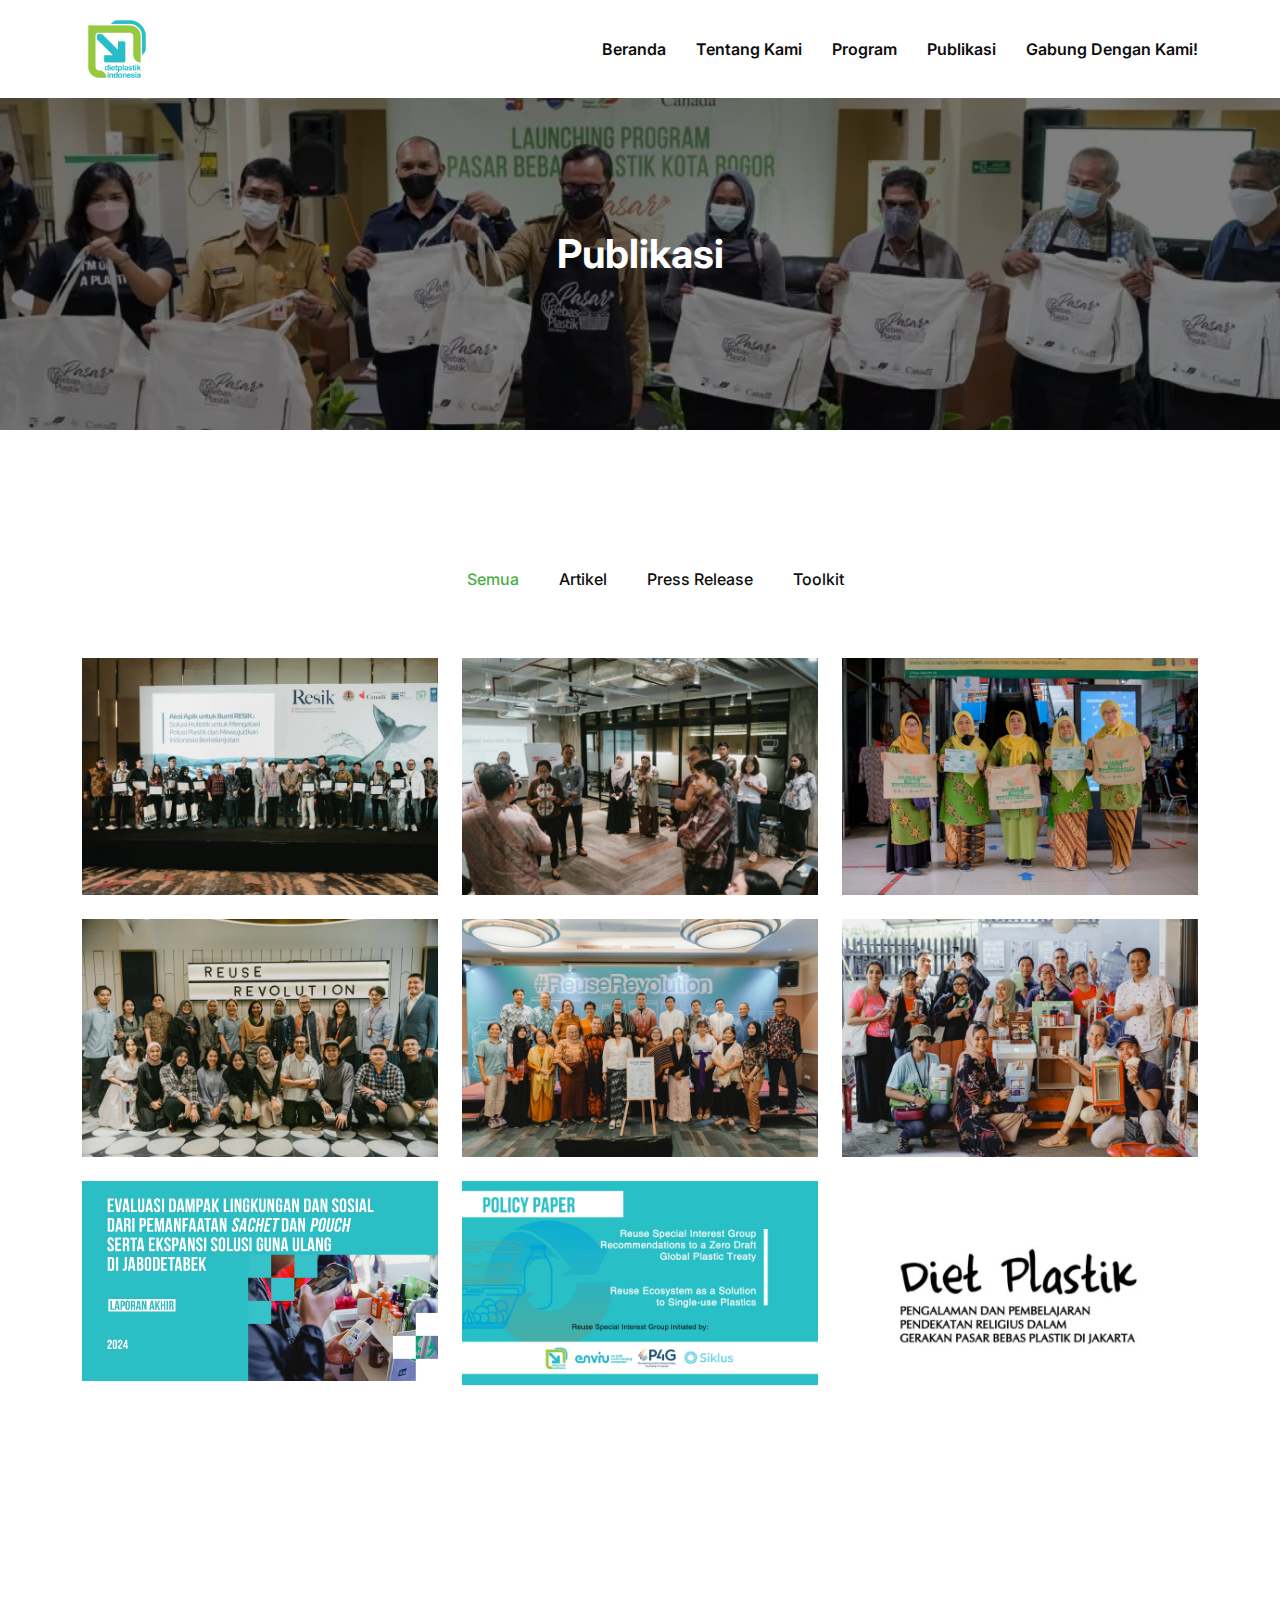
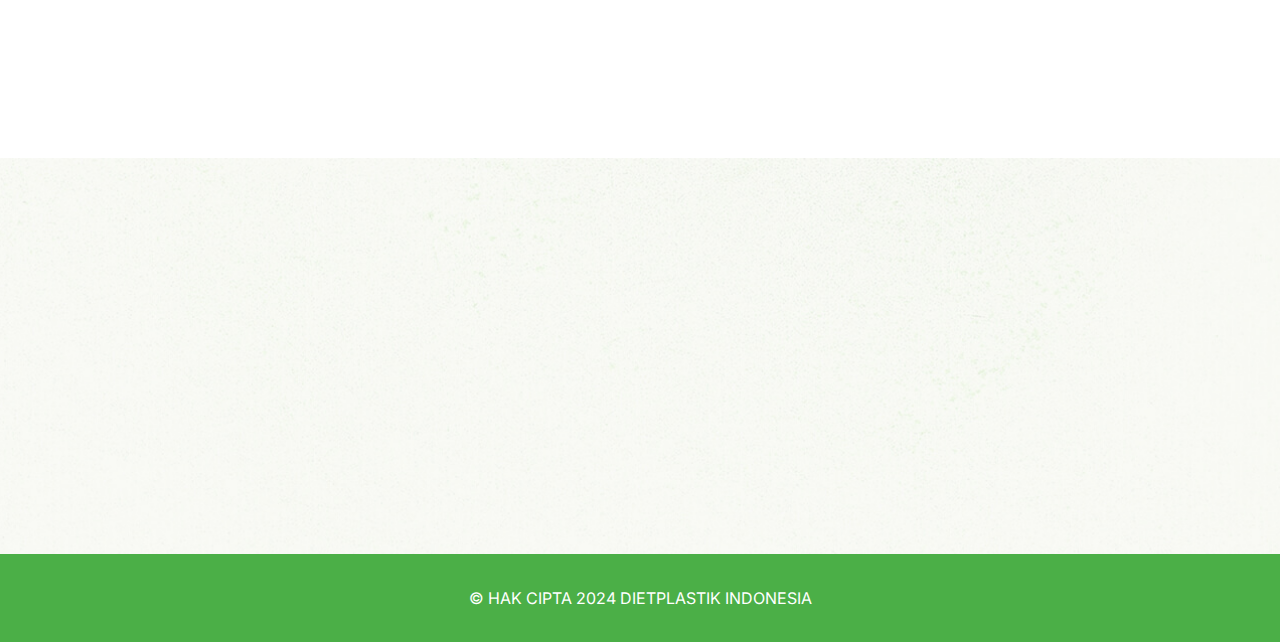
<file: publikasi.html>
<!DOCTYPE html>
<html lang="en">
  <head>
    <meta charset="UTF-8" />
    <meta http-equiv="X-UA-Compatible" content="IE=edge" />
    <meta name="viewport" content="width=device-width, initial-scale=1.0" />
    <title>Publikasi - Dietplastik Indonesia</title>
    <!-- Favicon img -->
    <!-- <link rel="shortcut icon" href="assets/images/favicon.png" /> -->
    <link
      rel="icon"
      href="https://plasticdiet.id/wp-content/uploads/2023/09/logo-1-150x150.png"
      sizes="32x32"
    />
    <!-- Bootstarp min css -->
    <link rel="stylesheet" href="assets/css/bootstrap.min.css" />
    <!-- All min css -->
    <link rel="stylesheet" href="assets/css/all.min.css" />
    <!-- Swiper bundle min css -->
    <link rel="stylesheet" href="assets/css/swiper-bundle.min.css" />
    <!-- Magnigic popup css -->
    <link rel="stylesheet" href="assets/css/magnific-popup.css" />
    <!-- Animate css -->
    <link rel="stylesheet" href="assets/css/animate.css" />
    <!-- Nice select css -->
    <link rel="stylesheet" href="assets/css/nice-select.css" />
    <!-- Style css -->
    <link rel="stylesheet" href="assets/css/style.css" />
  </head>

  <body>
    <!-- Preloader area start -->
    <div id="loading">
      <div id="loading-center">
        <div id="loading-center-absolute">
          <div
            class="loading-icon text-center d-flex flex-column align-items-center justify-content-center"
          >
            <img
              class="loading-logo"
              src="assets/images/preloader.svg"
              alt="icon"
            />
          </div>
        </div>
      </div>
    </div>
    <!-- Preloader area end -->

    <!-- Header area start here -->
    <header class="header">
      <div class="header-section">
        <div class="container">
          <div class="header-wrapper">
            <div class="logo-menu">
              <a href="index.html" class="logo">
                <img
                  style="width: 70px"
                  src="assets/images/dietplastic/logo-1.webp"
                  alt="logo"
                />
              </a>
            </div>
            <div class="header-bar d-xl-none">
              <span></span>
              <span></span>
              <span></span>
            </div>
            <ul class="main-menu">
              <li>
                <a href="/index.html">Beranda</a>
              </li>
              <li>
                <a href="/about.html">Tentang Kami</a>
              </li>
              <li>
                <a href="/program.html">Program</a>
              </li>
              <li>
                <a href="/publikasi.html">Publikasi</a>
              </li>
              <li>
                <a href="/contact.html">Gabung Dengan Kami! </a>
              </li>
            </ul>
          </div>
        </div>
      </div>
    </header>
    <!-- Header area end here -->

    <main>
      <!-- Page banner area start here -->
      <section class="page-banner bg-image pt-130 pb-130">
        <div class="container">
          <h2
            class="wow fadeInUp"
            data-wow-duration="1.2s"
            data-wow-delay=".2s"
          >
            Publikasi
          </h2>
        </div>
      </section>
      <!-- Page banner area end here -->

      <!-- Project inner two area start here -->
      <section class="filter-area pt-130 pb-130">
        <div class="container">
          <ul class="filter__list mb-60">
            <li class="active" data-filter="*">Semua</li>
            <li data-filter=".artikel">Artikel</li>
            <li data-filter=".press">Press Release</li>
            <li data-filter=".toolkit">Toolkit</li>
          </ul>
          <div class="row g-4 filter__items">
            <div class="col-lg-4 col-md-6 artikel">
              <div class="filter__item">
                <a href="#" class="filter__image">
                  <img
                    src="assets/images/dietplastic/article/1.webp"
                    alt="image"
                  />
                </a>
                <div class="filter__content">
                  <h3>
                    <a href="#">Artikel: Awarding Day Kompetisi RESIK</a>
                  </h3>
                </div>
              </div>
            </div>
            <div class="col-lg-4 col-md-6 artikel">
              <div class="filter__item">
                <a href="#" class="filter__image">
                  <img
                    src="assets/images/dietplastic/article/2.webp"
                    alt="image"
                  />
                </a>
                <div class="filter__content">
                  <h3>
                    <a href="#"
                      >Artikel: Gandeng Reuse Special Interest Group Petakan
                      Potensi Guna Ulang di Indonesia</a
                    >
                  </h3>
                </div>
              </div>
            </div>
            <div class="col-lg-4 col-md-6 artikel">
              <div class="filter__item">
                <a href="#" class="filter__image">
                  <img
                    src="assets/images/dietplastic/article/3.webp"
                    alt="image"
                  />
                </a>
                <div class="filter__content">
                  <h3>
                    <a href="#">Artikel: Pasar Bebas Plastik Jakarta</a>
                  </h3>
                </div>
              </div>
            </div>
            <!-- artikel end -->

            <div class="col-lg-4 col-md-6 press">
              <div class="filter__item">
                <a href="#" class="filter__image">
                  <img
                    src="assets/images/dietplastic/publication/pr/1.webp"
                    alt="image"
                  />
                </a>
                <div class="filter__content">
                  <h3>
                    <a href="#"
                      >Release: Laporan Terbaru Dietplastik Indonesia, Solusi
                      Guna Ulang</a
                    >
                  </h3>
                </div>
              </div>
            </div>
            <div class="col-lg-4 col-md-6 press">
              <div class="filter__item">
                <a href="#" class="filter__image">
                  <img
                    src="assets/images/dietplastic/publication/pr/2.webp"
                    alt="image"
                  />
                </a>
                <div class="filter__content">
                  <h3>
                    <a href="#"
                      >Release: Reuse Tour and Conference 2024, Lahirkan Asia
                      Reuse Konsortium</a
                    >
                  </h3>
                </div>
              </div>
            </div>
            <div class="col-lg-4 col-md-6 press">
              <div class="filter__item">
                <a href="#" class="filter__image">
                  <img
                    src="assets/images/dietplastic/publication/pr/3.webp"
                    alt="image"
                  />
                </a>
                <div class="filter__content">
                  <h3>
                    <a href="#"
                      >Release: Reuse Tour 2024 Hadirkan Pembelajaran Untuk
                      Perluasan Praktik Guna Ulang di Asia</a
                    >
                  </h3>
                </div>
              </div>
            </div>
            <!-- pr end -->

            <div class="col-lg-4 col-md-6 toolkit">
              <div class="filter__item">
                <a href="#" class="filter__image">
                  <img
                    src="assets/images/dietplastic/publication/tk/1.webp"
                    alt="image"
                  />
                </a>
                <div class="filter__content">
                  <h3>
                    <a href="#"
                      >Tools: Evaluasi Dampak Lingkungan dan Sosial dari
                      Pemanfaatan Sachet</a
                    >
                  </h3>
                </div>
              </div>
            </div>
            <div class="col-lg-4 col-md-6 toolkit">
              <div class="filter__item">
                <a href="#" class="filter__image">
                  <img
                    src="assets/images/dietplastic/publication/tk/2.webp"
                    alt="image"
                  />
                </a>
                <div class="filter__content">
                  <h3>
                    <a href="#"
                      >Tools: Reuse Special Interest Group Recommendations to a
                      Zero</a
                    >
                  </h3>
                </div>
              </div>
            </div>
            <div class="col-lg-4 col-md-6 toolkit">
              <div class="filter__item">
                <a href="#" class="filter__image">
                  <img
                    src="assets/images/dietplastic/publication/tk/3.webp"
                    alt="image"
                  />
                </a>
                <div class="filter__content">
                  <h3>
                    <a href="#"
                      >Tools: Pengalaman dan Pembelajaran Pendekatan Religius
                    </a>
                  </h3>
                </div>
              </div>
            </div>
          </div>
        </div>
      </section>
      <!-- Project inner two area end here -->

      <!-- Our info area start here -->
      <div
        class="our-info"
        data-background="https://images.unsplash.com/photo-1663086799997-31f0d9a71d5a?q=80&w=1470&auto=format&fit=crop&ixlib=rb-4.0.3&ixid=M3wxMjA3fDB8MHxwaG90by1wYWdlfHx8fGVufDB8fHx8fA%3D%3D"
      >
        <div class="container">
          <div class="row align-items-center justify-content-between">
            <div
              class="col-lg-3 wow fadeInUp"
              data-wow-duration="1.4s"
              data-wow-delay=".4s"
            >
              <a href="index.html" class="our-info__logo mb-4 mb-lg-0">
                <img
                  style="width: 100px"
                  src="assets/images/dietplastic/logo-1.webp"
                  alt="logo"
                />
              </a>
            </div>
            <div class="col-lg-4">
              <div
                class="our-info__social-icon float-lg-end float-none mt-4 mt-lg-0"
              >
                <a
                  class="wow fadeInUp"
                  data-wow-duration="1.2s"
                  data-wow-delay=".2s"
                  href="https://web.facebook.com/DietplastikIndonesia/"
                  target="_blank"
                  ><i class="fa-brands fa-facebook-f"></i
                ></a>
                <a
                  class="wow fadeInUp"
                  data-wow-duration="1.3s"
                  data-wow-delay=".3s"
                  href="https://twitter.com/plasticdietid"
                  target="_blank"
                  ><i class="fa-brands fa-twitter"></i
                ></a>
                <a
                  class="wow fadeInUp"
                  data-wow-duration="1.4s"
                  data-wow-delay=".4s"
                  href="https://www.instagram.com/iddkp/"
                  target="_blank"
                  ><i class="fa-brands fa-instagram"></i
                ></a>
                <a
                  class="wow fadeInUp"
                  data-wow-duration="1.5s"
                  data-wow-delay=".5s"
                  href="https://www.youtube.com/@DietplastikIndonesia"
                  target="_blank"
                  ><i class="fa-brands fa-youtube"></i
                ></a>
              </div>
            </div>
          </div>
        </div>
      </div>
      <!-- Our info area end here -->
    </main>

    <!-- Footer area start here -->
    <footer
      class="footer bg-image"
      data-background="assets/images/bg/footer-bg.jpg"
    >
      <div class="container">
        <div class="pt-65 pb-65">
          <div class="row g-4">
            <div
              class="col-xl-3 col-md-6 wow fadeInUp"
              data-wow-duration="1.2s"
              data-wow-delay=".2s"
            >
              <div class="footer__item">
                <div class="footer__item-title">
                  <h4>Tentang PlastikDiet</h4>
                  <span class="footer__item-title-line"></span
                  ><span class="footer__item-title-line2"></span>
                </div>
                <p>
                  Dietplastik Indonesia merupakan organisasi nirlaba yang
                  berfokus pada advokasi kebijakan pengurangan sampah plastik
                  sekali pakai di Indonesia.
                </p>
                <a
                  href="https://www.google.com/maps/embed?pb=!1m18!1m12!1m3!1d29581.552527417!2d-77.04440883230183!3d38.80089850193032!2m3!1f0!2f0!3f0!3m2!1i1024!2i768!4f13.1!3m3!1m2!1s0x89b7b0f02c6539a9%3A0xacc6091466dd9068!2s901%20N%20Pitt%20St%20Suite%20170%2C%20Alexandria%2C%20VA%2022314%2C%20USA!5e0!3m2!1sen!2sbd!4v1694324425557!5m2!1sen!2sbd"
                  class="footer__item-map-popup map-popup"
                  >View Map <i class="fa-solid fa-location-arrow"></i
                ></a>
              </div>
            </div>
            <div
              class="col-xl-5 col-md-6 wow fadeInUp"
              data-wow-duration="1.4s"
              data-wow-delay=".4s"
            >
              <div class="footer__item">
                <div class="footer__item-title">
                  <h4>Kontak Kami!</h4>
                  <span class="footer__item-title-line"></span
                  ><span class="footer__item-title-line2"></span>
                </div>
                <ul>
                  <li class="pb-3">
                    <a href="#0"
                      ><i
                        class="fa-solid fa-location-dot pe-1 primary-color"
                      ></i>
                      Jalan Mimosa IV Blok E No.17 Pejaten Barat, RT.6/RW.4
                      <br />
                      Kota Jakarta Selatan, DKI Jakarta 12510, Indonesia.
                    </a>
                  </li>
                  <li class="pb-3">
                    <a href="tel:+628112441901"
                      ><i
                        class="fa-solid fa-phone-volume pe-1 primary-color"
                      ></i>
                      (+62) 8112441901
                    </a>
                  </li>
                  <li>
                    <a href="mailto:contact@plasticdiet.id"
                      ><i class="fa-solid fa-envelope pe-1 primary-color"></i>
                      Contact@Plasticdiet.Id</a
                    >
                  </li>
                </ul>
              </div>
            </div>
            <div
              class="col-xl-3 col-md-6 wow fadeInUp"
              data-wow-duration="1.6s"
              data-wow-delay=".6s"
            >
              <div class="footer__item">
                <div class="footer__item-title">
                  <h4>Quick Link</h4>
                  <span class="footer__item-title-line"></span
                  ><span class="footer__item-title-line2"></span>
                </div>
                <ul>
                  <li class="pb-1">
                    <a href="/about.html"
                      ><i
                        class="fa-solid fa-chevron-right pe-1 primary-color"
                      ></i>
                      Tentang Kami
                    </a>
                  </li>
                  <li class="pb-1">
                    <a href="/program.html"
                      ><i
                        class="fa-solid fa-chevron-right pe-1 primary-color"
                      ></i>
                      Program Unggulan
                    </a>
                  </li>
                  <li class="pb-1">
                    <a href="/publikasi.html"
                      ><i
                        class="fa-solid fa-chevron-right pe-1 primary-color"
                      ></i>
                      Publikasi
                    </a>
                  </li>
                  <li class="pb-1">
                    <a href="/contact.html"
                      ><i
                        class="fa-solid fa-chevron-right pe-1 primary-color"
                      ></i>
                      Gabung dengan Kami
                    </a>
                  </li>
                </ul>
              </div>
            </div>
          </div>
        </div>
      </div>
      <div class="footer__copyright">
        <p>&copy; HAK CIPTA 2024 DIETPLASTIK INDONESIA</p>
      </div>
    </footer>
    <!-- Footer area end here -->

    <!-- Back to top area start here -->
    <div class="scroll-up">
      <svg
        class="scroll-circle svg-content"
        width="100%"
        height="100%"
        viewBox="-1 -1 102 102"
      >
        <path d="M50,1 a49,49 0 0,1 0,98 a49,49 0 0,1 0,-98" />
      </svg>
    </div>
    <!-- Back to top area end here -->

    <!-- Jquery 3. 7. 1 Min Js -->
    <script src="assets/js/jquery-3.7.1.min.js"></script>
    <!-- Bootstrap min Js -->
    <script src="assets/js/bootstrap.min.js"></script>
    <!-- Swiper bundle min Js -->
    <script src="assets/js/swiper-bundle.min.js"></script>
    <!-- Counterup min Js -->
    <script src="assets/js/jquery.counterup.min.js"></script>
    <!-- Wow min Js -->
    <script src="assets/js/wow.min.js"></script>
    <!-- Magnific popup min Js -->
    <script src="assets/js/magnific-popup.min.js"></script>
    <!-- Nice select min Js -->
    <script src="assets/js/nice-select.min.js"></script>
    <!-- Isotope pkgd min Js -->
    <script src="assets/js/isotope.pkgd.min.js"></script>
    <!-- Waypoints Js -->
    <script src="assets/js/jquery.waypoints.js"></script>
    <!-- Script Js -->
    <script src="assets/js/script.js"></script>
  </body>
</html>
</file>
<file: assets/css/nice-select.css>
.nice-select {
	-webkit-tap-highlight-color: transparent;
	background-color: #fff;
	border-radius: 0px;
	border: solid 1px #e8e8e8;
	box-sizing: border-box;
	clear: both;
	cursor: pointer;
	display: block;
	float: left;
	font-family: inherit;
	font-size: 14px;
	font-weight: normal;
	height: 42px;
	line-height: 40px;
	outline: none;
	padding-left: 18px;
	padding-right: 30px;
	position: relative;
	text-align: left !important;
	-webkit-transition: all 0.2s ease-in-out;
	transition: all 0.2s ease-in-out;
	-webkit-user-select: none;
	-moz-user-select: none;
	-ms-user-select: none;
	user-select: none;
	white-space: nowrap;
	width: auto;
}
.nice-select:hover {
	border-color: #dbdbdb;
}
.nice-select:active,
.nice-select.open,
.nice-select:focus {
	border-color: #999;
}
.nice-select:after {
	border-bottom: 2px solid #999;
	border-right: 2px solid #999;
	content: "";
	display: block;
	height: 5px;
	margin-top: -4px;
	pointer-events: none;
	position: absolute;
	right: 12px;
	top: 50%;
	-webkit-transform-origin: 66% 66%;
	-ms-transform-origin: 66% 66%;
	transform-origin: 66% 66%;
	-webkit-transform: rotate(45deg);
	-ms-transform: rotate(45deg);
	transform: rotate(45deg);
	-webkit-transition: all 0.15s ease-in-out;
	transition: all 0.15s ease-in-out;
	width: 5px;
}
.nice-select.open:after {
	-webkit-transform: rotate(-135deg);
	-ms-transform: rotate(-135deg);
	transform: rotate(-135deg);
}
.nice-select.open .list {
	opacity: 1;
	pointer-events: auto;
	-webkit-transform: scale(1) translateY(0);
	-ms-transform: scale(1) translateY(0);
	transform: scale(1) translateY(0);
}
.nice-select.disabled {
	border-color: #ededed;
	color: #999;
	pointer-events: none;
}
.nice-select.disabled:after {
	border-color: #cccccc;
}
.nice-select.wide {
	width: 100%;
}
.nice-select.wide .list {
	left: 0 !important;
	right: 0 !important;
}
.nice-select.right {
	float: right;
}
.nice-select.right .list {
	left: auto;
	right: 0;
}
.nice-select.small {
	font-size: 12px;
	height: 36px;
	line-height: 34px;
}
.nice-select.small:after {
	height: 4px;
	width: 4px;
}
.nice-select.small .option {
	line-height: 34px;
	min-height: 34px;
}
.nice-select .list {
	background-color: #fff;
	border-radius: 5px;
	box-shadow: 0 0 0 1px rgba(68, 68, 68, 0.11);
	box-sizing: border-box;
	margin-top: 4px;
	opacity: 0;
	overflow: hidden;
	padding: 0;
	pointer-events: none;
	position: absolute;
	top: 100%;
	left: 0;
	-webkit-transform-origin: 50% 0;
	-ms-transform-origin: 50% 0;
	transform-origin: 50% 0;
	-webkit-transform: scale(0.75) translateY(-21px);
	-ms-transform: scale(0.75) translateY(-21px);
	transform: scale(0.75) translateY(-21px);
	-webkit-transition: all 0.2s cubic-bezier(0.5, 0, 0, 1.25),
		opacity 0.15s ease-out;
	transition: all 0.2s cubic-bezier(0.5, 0, 0, 1.25), opacity 0.15s ease-out;
	z-index: 9;
}
.nice-select .list:hover .option:not(:hover) {
	background-color: transparent !important;
}
.nice-select .option {
	cursor: pointer;
	font-weight: 400;
	line-height: 40px;
	list-style: none;
	min-height: 40px;
	outline: none;
	padding-left: 18px;
	padding-right: 29px;
	text-align: left;
	-webkit-transition: all 0.2s;
	transition: all 0.2s;
}
.nice-select .option:hover,
.nice-select .option.focus,
.nice-select .option.selected.focus {
	background-color: #f6f6f6;
}
.nice-select .option.selected {
	font-weight: bold;
}
.nice-select .option.disabled {
	background-color: transparent;
	color: #999;
	cursor: default;
}

.no-csspointerevents .nice-select .list {
	display: none;
}

.no-csspointerevents .nice-select.open .list {
	display: block;
}
</file>
<file: assets/css/style.css>
/*-----------------------------------------------------------------

Template Name:  Foresty - Ecology and Environment Template
Author:  Gramentheme
Author URI: https://themeforest.net/user/gramentheme/portfolio
Developer: Kawser Ahmed Roni
Version: 1.0.0
Description: Foresty - Ecology and Environment Template

-------------------------------------------------------------------
CSS TABLE OF CONTENTS
-------------------------------------------------------------------

01. abstracts
    1.01 --> mixins
    1.02 --> variable

02. base
    2.01 --> typography
    2.02 --> animation
    2.03 --> responsive

03. components
    3.01 --> buttons
    3.02 --> progress

04. layout
    4.01 --> header
    4.02 --> banner
    4.03 --> section
    4.04 --> footer

------------------------------------------------------------------*/
@import url("https://fonts.googleapis.com/css2?family=Inter:wght@100;200;300;400;500;600;700;800;900&display=swap");
:root {
  --inter: "Inter", sans-serif;
  --primary-color: #4baf47;
  --secondary-color: #0e0e0e;
  --sub-bg: #f5f5f5;
  --heading-color: #0e0e0e;
  --paragraph: #303030;
  --span: #888888;
  --border: #d9d9d9;
  --white: #ffffff;
  --black: #000000;
  --border-1px: 1px solid #d9d9d9;
  --border-2px: 2px solid #d9d9d9;
  --transition: all 0.4s ease-in-out;
  --shadow: 0px 4px 55px 0px #4baf4726;
}

* {
  margin: 0;
  padding: 0;
  -webkit-box-sizing: border-box;
  box-sizing: border-box;
  outline: none;
}

body {
  margin: 0;
  padding: 0;
  font-family: var(--inter);
  color: var(--paragraph);
  background-color: var(--white);
  line-height: 28px;
  font-weight: 400;
  text-transform: capitalize;
  overflow-x: hidden;
}

h1,
h2,
h3,
h4,
h5,
h6 {
  margin: 0;
  padding: 0;
  color: var(--heading-color);
  font-family: var(--inter);
}

h1 {
  font-size: 60px;
  font-weight: 700;
  line-height: 80px;
}

h2 {
  font-size: 40px;
  font-weight: 700;
  line-height: 52px;
}

h3 {
  font-size: 24px;
  font-weight: 600;
  line-height: 36px;
}

h4 {
  font-size: 18px;
  font-weight: 600;
}

h5 {
  font-size: 16px;
  font-weight: 600;
  line-height: 19px;
}

h6 {
  font-size: 14px;
  font-weight: 600;
}

p {
  margin: 0;
  padding: 0;
  line-height: 28px;
  font-size: 16px;
}

span {
  display: inline-block;
  color: var(--span);
}

a {
  text-decoration: none;
  display: inline-block;
  color: var(--heading-color);
  transition: var(--transition);
}

a:hover {
  color: var(--heading-color);
}

ul {
  margin: 0;
  padding: 0;
  text-decoration: none;
}

li {
  list-style: none;
}

button {
  border: none;
  background-color: transparent;
}

input {
  border: none;
  outline: none;
}

::placeholder {
  color: var(--span);
}

::selection {
  color: var(--white);
  background-color: var(--primary-color);
}

::-webkit-scrollbar {
  width: 10px;
}

::-webkit-scrollbar-track {
  background-color: var(--border);
}

::-webkit-scrollbar-thumb {
  background-color: var(--primary-color);
  border-radius: 8px;
  border: 1px solid transparent;
  background-clip: content-box;
}

.mt-5 {
  margin-top: 5px;
}

.mt-10 {
  margin-top: 10px;
}

.mt-15 {
  margin-top: 15px;
}

.mt-20 {
  margin-top: 20px;
}

.mt-25 {
  margin-top: 25px;
}

.mt-30 {
  margin-top: 30px;
}

.mt-35 {
  margin-top: 35px;
}

.mt-40 {
  margin-top: 40px;
}

.mt-45 {
  margin-top: 45px;
}

.mt-50 {
  margin-top: 50px;
}

.mt-55 {
  margin-top: 55px;
}

.mt-60 {
  margin-top: 60px;
}

.mt-65 {
  margin-top: 65px;
}

.mt-70 {
  margin-top: 70px;
}

.mt-75 {
  margin-top: 75px;
}

.mt-80 {
  margin-top: 80px;
}

.mt-85 {
  margin-top: 85px;
}

.mt-90 {
  margin-top: 90px;
}

.mt-95 {
  margin-top: 95px;
}

.mt-100 {
  margin-top: 100px;
}

.mt-105 {
  margin-top: 105px;
}

.mt-110 {
  margin-top: 110px;
}

.mt-115 {
  margin-top: 115px;
}

.mt-120 {
  margin-top: 120px;
}

.mt-125 {
  margin-top: 125px;
}

.mt-130 {
  margin-top: 130px;
}

.mt-135 {
  margin-top: 135px;
}

.mt-140 {
  margin-top: 140px;
}

.mt-145 {
  margin-top: 145px;
}

.mt-150 {
  margin-top: 150px;
}

.mt-155 {
  margin-top: 155px;
}

.mt-160 {
  margin-top: 160px;
}

.mt-165 {
  margin-top: 165px;
}

.mt-170 {
  margin-top: 170px;
}

.mt-175 {
  margin-top: 175px;
}

.mt-180 {
  margin-top: 180px;
}

.mt-185 {
  margin-top: 185px;
}

.mt-190 {
  margin-top: 190px;
}

.mt-195 {
  margin-top: 195px;
}

.mt-200 {
  margin-top: 200px;
}

/*-- Margin Bottom --*/
.mb-5 {
  margin-bottom: 5px;
}

.mb-10 {
  margin-bottom: 10px;
}

.mb-15 {
  margin-bottom: 15px;
}

.mb-20 {
  margin-bottom: 20px;
}

.mb-25 {
  margin-bottom: 25px;
}

.mb-30 {
  margin-bottom: 30px;
}

.mb-35 {
  margin-bottom: 35px;
}

.mb-40 {
  margin-bottom: 40px;
}

.mb-45 {
  margin-bottom: 45px;
}

.mb-50 {
  margin-bottom: 50px;
}

.mb-55 {
  margin-bottom: 55px;
}

.mb-60 {
  margin-bottom: 60px;
}

.mb-65 {
  margin-bottom: 65px;
}

.mb-70 {
  margin-bottom: 70px;
}

.mb-75 {
  margin-bottom: 75px;
}

.mb-80 {
  margin-bottom: 80px;
}

.mb-85 {
  margin-bottom: 85px;
}

.mb-90 {
  margin-bottom: 90px;
}

.mb-95 {
  margin-bottom: 95px;
}

.mb-100 {
  margin-bottom: 100px;
}

.mb-105 {
  margin-bottom: 105px;
}

.mb-110 {
  margin-bottom: 110px;
}

.mb-115 {
  margin-bottom: 115px;
}

.mb-120 {
  margin-bottom: 120px;
}

.mb-125 {
  margin-bottom: 125px;
}

.mb-130 {
  margin-bottom: 130px;
}

.mb-135 {
  margin-bottom: 135px;
}

.mb-140 {
  margin-bottom: 140px;
}

.mb-145 {
  margin-bottom: 145px;
}

.mb-150 {
  margin-bottom: 150px;
}

.mb-155 {
  margin-bottom: 155px;
}

.mb-160 {
  margin-bottom: 160px;
}

.mb-165 {
  margin-bottom: 165px;
}

.mb-170 {
  margin-bottom: 170px;
}

.mb-175 {
  margin-bottom: 175px;
}

.mb-180 {
  margin-bottom: 180px;
}

.mb-185 {
  margin-bottom: 185px;
}

.mb-190 {
  margin-bottom: 190px;
}

.mb-195 {
  margin-bottom: 195px;
}

.mb-200 {
  margin-bottom: 200px;
}

.ml-5 {
  margin-left: 5px;
}

.ml-10 {
  margin-left: 10px;
}

.ml-15 {
  margin-left: 15px;
}

.ml-20 {
  margin-left: 20px;
}

.ml-25 {
  margin-left: 25px;
}

.ml-30 {
  margin-left: 30px;
}

.ml-35 {
  margin-left: 35px;
}

.ml-40 {
  margin-left: 40px;
}

.ml-45 {
  margin-left: 45px;
}

.ml-50 {
  margin-left: 50px;
}

.ml-55 {
  margin-left: 55px;
}

.ml-60 {
  margin-left: 60px;
}

.ml-65 {
  margin-left: 65px;
}

.ml-70 {
  margin-left: 70px;
}

.ml-75 {
  margin-left: 75px;
}

.ml-80 {
  margin-left: 80px;
}

.ml-85 {
  margin-left: 85px;
}

.ml-90 {
  margin-left: 90px;
}

.ml-95 {
  margin-left: 95px;
}

.ml-100 {
  margin-left: 100px;
}

.ml-105 {
  margin-left: 105px;
}

.ml-110 {
  margin-left: 110px;
}

.ml-115 {
  margin-left: 115px;
}

.ml-120 {
  margin-left: 120px;
}

.ml-125 {
  margin-left: 125px;
}

.ml-130 {
  margin-left: 130px;
}

.ml-135 {
  margin-left: 135px;
}

.ml-140 {
  margin-left: 140px;
}

.ml-145 {
  margin-left: 145px;
}

.ml-150 {
  margin-left: 150px;
}

.ml-155 {
  margin-left: 155px;
}

.ml-160 {
  margin-left: 160px;
}

.ml-165 {
  margin-left: 165px;
}

.ml-170 {
  margin-left: 170px;
}

.ml-175 {
  margin-left: 175px;
}

.ml-180 {
  margin-left: 180px;
}

.ml-185 {
  margin-left: 185px;
}

.ml-190 {
  margin-left: 190px;
}

.ml-195 {
  margin-left: 195px;
}

.ml-200 {
  margin-left: 200px;
}

.mr-5 {
  margin-right: 5px;
}

.mr-10 {
  margin-right: 10px;
}

.mr-15 {
  margin-right: 15px;
}

.mr-20 {
  margin-right: 20px;
}

.mr-25 {
  margin-right: 25px;
}

.mr-30 {
  margin-right: 30px;
}

.mr-35 {
  margin-right: 35px;
}

.mr-40 {
  margin-right: 40px;
}

.mr-45 {
  margin-right: 45px;
}

.mr-50 {
  margin-right: 50px;
}

.mr-55 {
  margin-right: 55px;
}

.mr-60 {
  margin-right: 60px;
}

.mr-65 {
  margin-right: 65px;
}

.mr-70 {
  margin-right: 70px;
}

.mr-75 {
  margin-right: 75px;
}

.mr-80 {
  margin-right: 80px;
}

.mr-85 {
  margin-right: 85px;
}

.mr-90 {
  margin-right: 90px;
}

.mr-95 {
  margin-right: 95px;
}

.mr-100 {
  margin-right: 100px;
}

.mr-105 {
  margin-right: 105px;
}

.mr-110 {
  margin-right: 110px;
}

.mr-115 {
  margin-right: 115px;
}

.mr-120 {
  margin-right: 120px;
}

.mr-125 {
  margin-right: 125px;
}

.mr-130 {
  margin-right: 130px;
}

.mr-135 {
  margin-right: 135px;
}

.mr-140 {
  margin-right: 140px;
}

.mr-145 {
  margin-right: 145px;
}

.mr-150 {
  margin-right: 150px;
}

.mr-155 {
  margin-right: 155px;
}

.mr-160 {
  margin-right: 160px;
}

.mr-165 {
  margin-right: 165px;
}

.mr-170 {
  margin-right: 170px;
}

.mr-175 {
  margin-right: 175px;
}

.mr-180 {
  margin-right: 180px;
}

.mr-185 {
  margin-right: 185px;
}

.mr-190 {
  margin-right: 190px;
}

.mr-195 {
  margin-right: 195px;
}

.mr-200 {
  margin-right: 200px;
}

.pt-5 {
  padding-top: 5px;
}

.pt-10 {
  padding-top: 10px;
}

.pt-15 {
  padding-top: 15px;
}

.pt-20 {
  padding-top: 20px;
}

.pt-25 {
  padding-top: 25px;
}

.pt-30 {
  padding-top: 30px;
}

.pt-35 {
  padding-top: 35px;
}

.pt-40 {
  padding-top: 40px;
}

.pt-45 {
  padding-top: 45px;
}

.pt-50 {
  padding-top: 50px;
}

.pt-55 {
  padding-top: 55px;
}

.pt-60 {
  padding-top: 60px;
}

.pt-65 {
  padding-top: 65px;
}

.pt-70 {
  padding-top: 70px;
}

.pt-75 {
  padding-top: 75px;
}

.pt-80 {
  padding-top: 80px;
}

.pt-85 {
  padding-top: 85px;
}

.pt-90 {
  padding-top: 90px;
}

.pt-95 {
  padding-top: 95px;
}

.pt-100 {
  padding-top: 100px;
}

.pt-105 {
  padding-top: 105px;
}

.pt-110 {
  padding-top: 110px;
}

.pt-115 {
  padding-top: 115px;
}

.pt-120 {
  padding-top: 120px;
}

.pt-125 {
  padding-top: 125px;
}

.pt-130 {
  padding-top: 130px;
}

.pt-135 {
  padding-top: 135px;
}

.pt-140 {
  padding-top: 140px;
}

.pt-145 {
  padding-top: 145px;
}

.pt-150 {
  padding-top: 150px;
}

.pt-155 {
  padding-top: 155px;
}

.pt-160 {
  padding-top: 160px;
}

.pt-165 {
  padding-top: 165px;
}

.pt-170 {
  padding-top: 170px;
}

.pt-175 {
  padding-top: 175px;
}

.pt-180 {
  padding-top: 180px;
}

.pt-185 {
  padding-top: 185px;
}

.pt-190 {
  padding-top: 190px;
}

.pt-195 {
  padding-top: 195px;
}

.pt-200 {
  padding-top: 200px;
}

.pb-5 {
  padding-bottom: 5px;
}

.pb-10 {
  padding-bottom: 10px;
}

.pb-15 {
  padding-bottom: 15px;
}

.pb-20 {
  padding-bottom: 20px;
}

.pb-25 {
  padding-bottom: 25px;
}

.pb-30 {
  padding-bottom: 30px;
}

.pb-35 {
  padding-bottom: 35px;
}

.pb-40 {
  padding-bottom: 40px;
}

.pb-45 {
  padding-bottom: 45px;
}

.pb-50 {
  padding-bottom: 50px;
}

.pb-55 {
  padding-bottom: 55px;
}

.pb-60 {
  padding-bottom: 60px;
}

.pb-65 {
  padding-bottom: 65px;
}

.pb-70 {
  padding-bottom: 70px;
}

.pb-75 {
  padding-bottom: 75px;
}

.pb-80 {
  padding-bottom: 80px;
}

.pb-85 {
  padding-bottom: 85px;
}

.pb-90 {
  padding-bottom: 90px;
}

.pb-95 {
  padding-bottom: 95px;
}

.pb-100 {
  padding-bottom: 100px;
}

.pb-105 {
  padding-bottom: 105px;
}

.pb-110 {
  padding-bottom: 110px;
}

.pb-115 {
  padding-bottom: 115px;
}

.pb-120 {
  padding-bottom: 120px;
}

.pb-125 {
  padding-bottom: 125px;
}

.pb-130 {
  padding-bottom: 130px;
}

.pb-135 {
  padding-bottom: 135px;
}

.pb-140 {
  padding-bottom: 140px;
}

.pb-145 {
  padding-bottom: 145px;
}

.pb-150 {
  padding-bottom: 150px;
}

.pb-155 {
  padding-bottom: 155px;
}

.pb-160 {
  padding-bottom: 160px;
}

.pb-165 {
  padding-bottom: 165px;
}

.pb-170 {
  padding-bottom: 170px;
}

.pb-175 {
  padding-bottom: 175px;
}

.pb-180 {
  padding-bottom: 180px;
}

.pb-185 {
  padding-bottom: 185px;
}

.pb-190 {
  padding-bottom: 190px;
}

.pb-195 {
  padding-bottom: 195px;
}

.pb-200 {
  padding-bottom: 200px;
}

.pl-5 {
  padding-left: 5px;
}

.pl-10 {
  padding-left: 10px;
}

.pl-15 {
  padding-left: 15px;
}

.pl-20 {
  padding-left: 20px;
}

.pl-25 {
  padding-left: 25px;
}

.pl-30 {
  padding-left: 30px;
}

.pl-35 {
  padding-left: 35px;
}

.pl-40 {
  padding-left: 40px;
}

.pl-45 {
  padding-left: 45px;
}

.pl-50 {
  padding-left: 50px;
}

.pl-55 {
  padding-left: 55px;
}

.pl-60 {
  padding-left: 60px;
}

.pl-65 {
  padding-left: 65px;
}

.pl-70 {
  padding-left: 70px;
}

.pl-75 {
  padding-left: 75px;
}

.pl-80 {
  padding-left: 80px;
}

.pl-85 {
  padding-left: 85px;
}

.pl-90 {
  padding-left: 90px;
}

.pl-95 {
  padding-left: 95px;
}

.pl-100 {
  padding-left: 100px;
}

.pl-105 {
  padding-left: 105px;
}

.pl-110 {
  padding-left: 110px;
}

.pl-115 {
  padding-left: 115px;
}

.pl-120 {
  padding-left: 120px;
}

.pl-125 {
  padding-left: 125px;
}

.pl-130 {
  padding-left: 130px;
}

.pl-135 {
  padding-left: 135px;
}

.pl-140 {
  padding-left: 140px;
}

.pl-145 {
  padding-left: 145px;
}

.pl-150 {
  padding-left: 150px;
}

.pl-155 {
  padding-left: 155px;
}

.pl-160 {
  padding-left: 160px;
}

.pl-165 {
  padding-left: 165px;
}

.pl-170 {
  padding-left: 170px;
}

.pl-175 {
  padding-left: 175px;
}

.pl-180 {
  padding-left: 180px;
}

.pl-185 {
  padding-left: 185px;
}

.pl-190 {
  padding-left: 190px;
}

.pl-195 {
  padding-left: 195px;
}

.pl-200 {
  padding-left: 200px;
}

.pr-5 {
  padding-right: 5px;
}

.pr-10 {
  padding-right: 10px;
}

.pr-15 {
  padding-right: 15px;
}

.pr-20 {
  padding-right: 20px;
}

.pr-25 {
  padding-right: 25px;
}

.pr-30 {
  padding-right: 30px;
}

.pr-35 {
  padding-right: 35px;
}

.pr-40 {
  padding-right: 40px;
}

.pr-45 {
  padding-right: 45px;
}

.pr-50 {
  padding-right: 50px;
}

.pr-55 {
  padding-right: 55px;
}

.pr-60 {
  padding-right: 60px;
}

.pr-65 {
  padding-right: 65px;
}

.pr-70 {
  padding-right: 70px;
}

.pr-75 {
  padding-right: 75px;
}

.pr-80 {
  padding-right: 80px;
}

.pr-85 {
  padding-right: 85px;
}

.pr-90 {
  padding-right: 90px;
}

.pr-95 {
  padding-right: 95px;
}

.pr-100 {
  padding-right: 100px;
}

.pr-105 {
  padding-right: 105px;
}

.pr-110 {
  padding-right: 110px;
}

.pr-115 {
  padding-right: 115px;
}

.pr-120 {
  padding-right: 120px;
}

.pr-125 {
  padding-right: 125px;
}

.pr-130 {
  padding-right: 130px;
}

.pr-135 {
  padding-right: 135px;
}

.pr-140 {
  padding-right: 140px;
}

.pr-145 {
  padding-right: 145px;
}

.pr-150 {
  padding-right: 150px;
}

.pr-155 {
  padding-right: 155px;
}

.pr-160 {
  padding-right: 160px;
}

.pr-165 {
  padding-right: 165px;
}

.pr-170 {
  padding-right: 170px;
}

.pr-175 {
  padding-right: 175px;
}

.pr-180 {
  padding-right: 180px;
}

.pr-185 {
  padding-right: 185px;
}

.pr-190 {
  padding-right: 190px;
}

.pr-195 {
  padding-right: 195px;
}

.pr-200 {
  padding-right: 200px;
}

.bor {
  border: 1px solid var(--border);
}

.bor-top {
  border-top: 1px solid var(--border);
}

.bor-left {
  border-left: 1px solid var(--border);
}

.bor-bottom {
  border-bottom: 1px solid var(--border);
}

.bor-right {
  border-right: 1px solid var(--border);
}

.border-none {
  border: none !important;
}

.text-justify {
  text-align: justify;
}

.image img {
  width: 100%;
}

.primary-color {
  color: var(--primary-color) !important;
}

.primary-bg {
  background-color: var(--primary-color) !important;
}

.secondary-bg {
  background-color: var(--secondary-color);
}

.sub-bg {
  background-color: var(--sub-bg);
}

.sm-font {
  font-size: 14px;
}

.bg-image {
  background-position: center;
  background-repeat: no-repeat;
  background-size: cover;
}

.overlay, .subscribe-area, .involve__bg, .donation, .achievement, .service-single__right-item .item-two, .banner-four {
  position: relative;
}
.overlay::before, .subscribe-area::before, .involve__bg::before, .donation::before, .achievement::before, .service-single__right-item .item-two::before, .banner-four::before {
  content: "";
  position: absolute;
  top: 0;
  left: 0;
  right: 0;
  bottom: 0;
}

.star i {
  color: #e76100;
}

.btn-one, .btn-two, .btn-two-light, .btn-one-white, .btn-one-light {
  padding: 15px 20px;
  font-weight: 600;
  color: var(--primary-color);
  transition: var(--transition);
  border: 2px solid var(--primary-color);
  border-radius: 6px;
  position: relative;
  text-transform: capitalize;
}
.btn-one i, .btn-two i, .btn-two-light i, .btn-one-white i, .btn-one-light i {
  padding: 0 5px;
  position: relative;
}
.btn-one span, .btn-two span, .btn-two-light span, .btn-one-white span, .btn-one-light span {
  color: var(--primary-color);
  position: relative;
  transition: var(--transition);
}
.btn-one::before, .btn-two::before, .btn-two-light::before, .btn-one-white::before, .btn-one-light::before {
  position: absolute;
  content: "";
  width: 0%;
  height: 100%;
  top: 0px;
  right: 0px;
  bottom: 0px;
  background-color: var(--primary-color);
  transition: var(--transition);
}
.btn-one:hover, .btn-two:hover, .btn-two-light:hover, .btn-one-white:hover, .btn-one-light:hover {
  color: var(--white);
}
.btn-one:hover span, .btn-two:hover span, .btn-two-light:hover span, .btn-one-white:hover span, .btn-one-light:hover span {
  color: var(--white);
}
.btn-one:hover::before, .btn-two:hover::before, .btn-two-light:hover::before, .btn-one-white:hover::before, .btn-one-light:hover::before {
  width: 100%;
  left: 0px;
}

.btn-one-light {
  border: 2px solid var(--white);
  color: var(--white);
}
.btn-one-light span {
  color: var(--white);
}
.btn-one-light:hover {
  border: 2px solid var(--primary-color);
}

.btn-one-white {
  background-color: var(--white);
  border: 2px solid var(--white);
}
.btn-one-white::before {
  border-radius: 6px;
}

.btn-two, .btn-two-light {
  border-radius: 100px;
  overflow: hidden;
}
.btn-two::before, .btn-two-light::before {
  border-radius: 100px;
}

.btn-two-light {
  border: 2px solid var(--white);
  color: var(--white);
}
.btn-two-light span {
  color: var(--white);
}
.btn-two-light::before {
  background-color: var(--white);
}
.btn-two-light:hover {
  color: var(--primary-color);
}
.btn-two-light:hover span {
  color: var(--primary-color);
}

.arry-btn button {
  text-align: center;
  width: 70px;
  height: 70px;
  line-height: 70px;
  font-size: 24px;
  border-radius: 50%;
  border: 1px solid var(--border);
  color: var(--border);
  transition: var(--transition);
}
.arry-btn button:hover {
  background-color: var(--primary-color);
  color: var(--white);
  border: 1px solid var(--primary-color);
}
.arry-btn .active {
  background-color: var(--primary-color);
  color: var(--white);
  border: 1px solid var(--primary-color);
}

.arry-prev {
  text-align: center;
  width: 50px;
  height: 50px;
  line-height: 50px;
  font-size: 18px;
  border-radius: 50%;
  border: 1px solid var(--border);
  color: var(--border);
  transition: var(--transition);
}
.arry-prev:hover {
  background-color: var(--primary-color);
  color: var(--white);
  border: 1px solid var(--primary-color);
}

.arry-next {
  text-align: center;
  width: 50px;
  height: 50px;
  line-height: 50px;
  font-size: 18px;
  border-radius: 50%;
  transition: var(--transition);
  background-color: var(--primary-color);
  color: var(--white);
  border: 1px solid var(--primary-color);
}

.image-arry {
  width: 86px;
  height: 86px;
  line-height: 86px;
  text-align: center;
  border-radius: 50%;
  transition: var(--transition);
  border: 1px solid var(--white);
  line-height: 90px;
}
.image-arry i {
  width: 64px;
  height: 64px;
  line-height: 64px;
  text-align: center;
  border-radius: 50%;
  transition: var(--transition);
  font-size: 22px;
  color: var(--white);
  display: inline-block;
}

.dot .swiper-pagination-bullet, .dot-light .swiper-pagination-bullet {
  width: 20px;
  height: 20px;
  border-radius: 50%;
  transition: 0.6s;
  background-color: transparent;
  opacity: 1;
  position: relative;
  border: 1px solid transparent;
}
.dot .swiper-pagination-bullet::before, .dot-light .swiper-pagination-bullet::before {
  position: absolute;
  content: "";
  top: 5px;
  left: 5px;
  width: 8px;
  height: 8px;
  border-radius: 50%;
  background-color: #858585;
  transition: 0.6s;
}
.dot .swiper-pagination-bullet.swiper-pagination-bullet-active, .dot-light .swiper-pagination-bullet.swiper-pagination-bullet-active {
  border: 1px solid var(--primary-color);
}
.dot .swiper-pagination-bullet.swiper-pagination-bullet-active::before, .dot-light .swiper-pagination-bullet.swiper-pagination-bullet-active::before {
  background-color: var(--primary-color);
}

.dot-light .swiper-pagination-bullet {
  background-color: transparent;
  border: 1px solid transparent;
}
.dot-light .swiper-pagination-bullet::before {
  background-color: var(--white);
}
.dot-light .swiper-pagination-bullet.swiper-pagination-bullet-active {
  border: 1px solid var(--white);
}
.dot-light .swiper-pagination-bullet.swiper-pagination-bullet-active::before {
  background-color: var(--white);
}

.video-btn {
  position: relative;
  text-align: center;
  display: inline-block;
  z-index: 2;
}
.video-btn a {
  position: relative;
  color: var(--primary-color);
  font-size: 28px;
  z-index: 1;
  background-color: rgba(255, 255, 255, 0.8);
  width: 90px;
  height: 90px;
  line-height: 90px;
  border-radius: 50%;
  display: block;
  transition: 0.4s;
}

.video-pulse::after,
.video-pulse::before {
  position: absolute;
  content: "";
  width: 100%;
  height: 100%;
  border: 1px solid var(--white);
  opacity: 0.7;
  left: 0;
  top: 0;
  border-radius: 50%;
  -webkit-animation-duration: 2.5s;
  animation-duration: 2.5s;
  -webkit-animation-timing-function: linear;
  animation-timing-function: linear;
  -webkit-animation-name: video-animation;
  animation-name: video-animation;
  -webkit-animation-iteration-count: infinite;
  animation-iteration-count: infinite;
}

.video-pulse::before {
  -webkit-animation-delay: 1s;
  animation-delay: 1s;
}

.text-btn {
  width: 180px;
  height: 180px;
  line-height: 180px;
  position: relative;
  text-align: center;
}
.text-btn i {
  display: inline-block;
  font-size: 26px;
  background-color: var(--white);
  width: 112px;
  height: 112px;
  line-height: 112px;
  text-align: center;
  border-radius: 50%;
  transition: var(--transition);
  color: var(--primary-color);
}
.text-btn .the-text {
  position: absolute;
  top: -3px;
  left: 0;
  animation: rotate 15s linear infinite;
  animation-play-state: running;
}
.text-btn:hover .the-text {
  animation-play-state: paused;
}

.pagi-btn {
  width: 50px;
  height: 50px;
  line-height: 50px;
  text-align: center;
  border-radius: 50%;
  transition: var(--transition);
  border: var(--border-1px);
}
.pagi-btn:hover {
  background-color: var(--primary-color);
  color: var(--white);
  border: 1px solid var(--primary-color);
}

.pagi-btn.active {
  background-color: var(--primary-color);
  color: var(--white);
  border: 1px solid var(--primary-color);
}

.pagi-wrp {
  display: flex;
  align-items: center;
  gap: 10px;
}
.pagi-wrp .fa-arrow-right {
  font-size: 24px;
  margin-left: 5px;
  color: var(--span);
}
.pagi-wrp .fa-arrow-right:hover {
  color: var(--primary-color);
}

.radio-btn {
  display: flex;
  align-items: center;
}
.radio-btn p {
  color: var(--span);
  margin-left: 10px;
  font-size: 14px;
}
.radio-btn span {
  width: 20px;
  height: 20px;
  border: 1px solid var(--primary-color);
  border-radius: 50%;
  position: relative;
  cursor: pointer;
}
.radio-btn span::after {
  position: absolute;
  content: "";
  width: 6px;
  height: 6px;
  border-radius: 50%;
  background-color: var(--primary-color);
  top: 6px;
  left: 6px;
}
.radio-btn .radio-btn-active {
  border: 1px solid var(--primary-color);
  background-color: var(--primary-color);
}
.radio-btn .radio-btn-active::after {
  background-color: var(--white);
}

.scroll-up {
  cursor: pointer;
  display: block;
  border-radius: 50px;
  box-shadow: inset 0 0 0 2px var(--border);
  z-index: 99;
  opacity: 0;
  visibility: hidden;
  transform: translateY(15px);
  position: fixed;
  right: 25px;
  bottom: 35px;
  height: 50px;
  width: 50px;
  transition: var(--transition);
}
.scroll-up::after {
  position: absolute;
  font-family: "Font Awesome 6 Pro";
  content: "\f30c";
  text-align: center;
  line-height: 50px;
  font-weight: 700;
  font-size: 18px;
  color: var(--primary-color);
  left: 0;
  top: 0;
  height: 50px;
  width: 50px;
  cursor: pointer;
  display: block;
  z-index: 1;
  transition: var(--transition);
}
.scroll-up svg path {
  fill: none;
}
.scroll-up svg.scroll-circle path {
  stroke: var(--primary-color);
  stroke-width: 4px;
  box-sizing: border-box;
  transition: var(--transition);
}

.scroll-up.active-scroll {
  opacity: 1;
  visibility: visible;
  transform: translateY(0);
}

.experience-progress-wrapper .progress {
  background-color: #ededed;
  height: 10px;
  border-radius: 100px;
}
.experience-progress-wrapper .progress .progress-bar {
  background-color: var(--primary-color);
}
.experience-progress-wrapper span {
  color: var(--primary-color);
  font-size: 14px;
  font-weight: 600;
}
.experience-progress-wrapper .experience-title {
  font-weight: 600;
}

.header .header-top {
  padding: 16px 0;
  overflow: hidden;
  background-color: var(--heading-color);
}
.header .header-top .header-top-wrp {
  display: flex;
  justify-content: space-between;
  align-items: center;
}
.header .header-top .header-top-wrp .info {
  color: var(--white);
}
.header .header-top .header-top-wrp .info span {
  color: var(--white);
}
.header .header-top .header-top-wrp .info a {
  transition: var(--transition);
  color: var(--white);
  font-size: 15px;
}
.header .header-top .header-top-wrp .info a:hover {
  color: var(--primary-color);
}
.header .header-top .header-top-wrp .info i {
  color: var(--primary-color);
  padding-right: 5px;
}
.header .header-top .header-top-wrp .info li {
  float: left;
  line-height: 0;
}
.header .header-top .header-top-wrp .link-info {
  position: relative;
  z-index: 2;
}
.header .header-top .header-top-wrp .link-info li {
  float: left;
  line-height: 0;
}
.header .header-top .header-top-wrp .link-info li a {
  width: 40px;
  color: var(--white);
  text-align: center;
}
.header .header-top .header-top-wrp .link-info li a:hover {
  color: var(--primary-color);
}

.header-section {
  background-color: var(--white);
}

.menu-fixed {
  position: fixed;
  top: 0;
  left: 0;
  width: 100%;
  z-index: 99;
  transition: var(--transition);
  background: var(--white);
  box-shadow: 0 0 8px 6px rgba(0, 0, 0, 0.1);
}

.header-wrapper {
  display: flex;
  flex-wrap: wrap;
  align-items: center;
  justify-content: space-between;
  transition: var(--transition);
  position: relative;
}
.header-wrapper .logo-menu {
  max-width: 184px;
}
.header-wrapper .logo-menu img {
  max-width: 100%;
}
.header-wrapper .main-menu {
  position: relative;
  display: flex;
  align-items: center;
}
.header-wrapper .main-menu li {
  transition: var(--transition);
  position: relative;
}
.header-wrapper .main-menu li:not(:last-child) {
  margin-right: 30px;
}
.header-wrapper .main-menu li a {
  color: var(--heading-color);
  font-size: 16px;
  font-weight: 600;
  transition: var(--transition);
  text-transform: capitalize;
  padding: 35px 0;
}
.header-wrapper .main-menu li a:hover {
  color: var(--primary-color);
}
.header-wrapper .main-menu li a i {
  margin-left: 2px;
  font-size: 12px;
}
.header-wrapper .main-menu li .sub-menu {
  display: none;
  transform: translateY(20px);
}
@media (min-width: 1200px) {
  .header-wrapper .main-menu li .sub-menu {
    position: absolute;
    top: 99%;
    left: 0;
    z-index: 9;
    width: 250px;
    transition: var(--transition);
    background: var(--white);
    box-shadow: 0 0 10px 3px rgba(0, 0, 0, 0.05);
    display: block;
    opacity: 0;
    visibility: hidden;
  }
}
.header-wrapper .main-menu li .sub-menu li {
  margin-right: 0;
  transition: var(--transition);
}
.header-wrapper .main-menu li .sub-menu li a {
  color: var(--heading-color);
  text-transform: capitalize;
  font-weight: 400;
  font-size: 16px;
  display: block;
  padding: 8px 25px;
  transition: var(--transition);
}
.header-wrapper .main-menu li .sub-menu li a:hover {
  color: var(--primary-color);
}
.header-wrapper .main-menu li .sub-menu li:not(:last-child) {
  border-bottom: 1px solid var(--border);
}
.header-wrapper .main-menu li .sub-menu li :hover {
  margin-left: 10px;
}
.header-wrapper .main-menu li:hover .sub-menu {
  opacity: 1;
  visibility: visible;
  transform: translateY(0px);
}
.header-wrapper .main-menu .menu-btn a {
  margin-left: 45px;
  padding: 15px 30px;
  background-color: var(--primary-color);
  border: 2px solid var(--primary-color);
  color: var(--white);
  border-radius: 6px;
  transition: var(--transition);
}
.header-wrapper .main-menu .menu-btn a i {
  font-size: 16px;
}
.header-wrapper .main-menu .menu-btn a span {
  color: var(--white);
  transition: var(--transition);
}
.header-wrapper .main-menu .menu-btn a:hover {
  background-color: var(--white);
}
.header-wrapper .main-menu .menu-btn a:hover span {
  color: var(--primary-color);
}
.header-wrapper .sub_menu_wrp {
  position: relative;
}
.header-wrapper .sub_menu_wrp a i {
  margin-top: 8px;
}
.header-wrapper .sub_menu_wrp .sub_sub_menu {
  position: absolute;
  width: 250px;
  right: -250px;
  box-shadow: 0 0 10px 3px rgba(0, 0, 0, 0.05);
  background-color: var(--white);
  top: 0;
  opacity: 0;
  visibility: hidden;
  transform: translateX(-20px);
  transition: var(--transition);
}
.header-wrapper .sub_menu_wrp .sub_sub_menu li:hover {
  margin-left: 0 !important;
}
.header-wrapper .sub_menu_wrp:hover .sub_sub_menu {
  opacity: 1;
  visibility: visible;
  transform: translateX(0px);
}

.header-one__logo {
  padding: 27px 60px;
  background-color: var(--primary-color);
}
.header-one__dots {
  padding: 30px;
  background-color: var(--heading-color);
}
.header-one__info {
  justify-content: end;
  flex-wrap: nowrap;
  width: 450px;
}
.header-one__info .menu_info {
  padding: 25px 40px;
}
.header-one__info .menu-btn {
  margin-right: 30px;
}
.header-one__info .menu-btn a,
.header-one__info .menu-btn span {
  color: var(--primary-color);
  font-weight: 600;
}

.header-three {
  position: fixed;
  top: 30px;
  left: 0;
  width: 100%;
  z-index: 99;
}
.header-three .header-top-wrp {
  padding: 0 15px;
}
.header-three .header-wrapper {
  padding: 0 15px;
}
.header-three .menu-btn a {
  padding: 33px 30px !important;
  border-radius: 0 !important;
}
.header-three .menu-btn a:hover {
  background-color: var(--primary-color) !important;
  color: var(--white) !important;
}
.header-three .menu-btn a:hover span {
  color: var(--white) !important;
}

.header-four__logo {
  margin-left: 100px;
  margin-right: 100px;
}
.header-four__logo .logo {
  padding: 0 !important;
}
.header-four .header-section {
  background-color: transparent !important;
  position: fixed;
  width: 100%;
  top: 30px;
  left: 0;
  z-index: 99;
}
.header-four .header-section .header-four__logo-light {
  display: none;
}
.header-four .header-wrapper .main-menu .menu-btn a {
  padding: 0;
  background-color: transparent !important;
  border: none;
}
.header-four .header-wrapper .main-menu .menu-btn a span {
  color: var(--white) !important;
}
.header-four .header-wrapper {
  padding: 0 30px;
}
.header-four .menu-fixed {
  position: fixed;
  top: 0;
  left: 0;
  width: 100%;
  z-index: 99;
  transition: var(--transition);
  background: var(--primary-color) !important;
  box-shadow: 0 0 8px 6px rgba(0, 0, 0, 0.1);
}
.header-four .menu-fixed .header-four__logo-light {
  display: block;
}
.header-four .menu-fixed .header-four__logo-mix {
  display: none;
}
.header-four .menu-fixed .header-wrapper .main-menu .menu-btn a {
  color: var(--white) !important;
}

.header-five .header-top {
  background-color: var(--white);
}
.header-five .header-top .header-top-wrp .info {
  color: var(--heading-color);
}
.header-five .header-top .header-top-wrp .info span {
  color: var(--heading-color);
}
.header-five .header-top .header-top-wrp .info a {
  transition: var(--transition);
  color: var(--heading-color);
  font-size: 15px;
}
.header-five .header-top .header-top-wrp .info a:hover {
  color: var(--primary-color);
}
.header-five .header-top .header-top-wrp .info i {
  color: var(--primary-color);
  padding-right: 5px;
}
.header-five .header-top .header-top-wrp .info li {
  float: left;
  line-height: 0;
}
.header-five .header-top .header-top-wrp .link-info li {
  float: left;
  line-height: 0;
}
.header-five .header-top .header-top-wrp .link-info li a {
  width: 40px;
  color: var(--heading-color);
  text-align: center;
}
.header-five .header-top .header-top-wrp .link-info li a:hover {
  color: var(--primary-color);
}
.header-five .header-section {
  background-color: var(--primary-color);
}
.header-five .menu-btn a {
  background-color: var(--white) !important;
  color: var(--primary-color) !important;
  border-radius: 100px !important;
}
.header-five .menu-btn a span {
  color: var(--primary-color) !important;
}

.mega-menu {
  background-color: var(--white);
  padding: 65px;
  box-shadow: 0 0 10px 3px rgba(0, 0, 0, 0.05);
}
.mega-menu-area {
  position: absolute;
  left: 0;
  top: 98px;
  z-index: 99;
  width: 100%;
  opacity: 0;
  visibility: hidden;
  transform: translateY(20px);
  transition: var(--transition);
}
.mega-menu__item h5 {
  font-size: 18px;
  margin-bottom: 15px;
}
.mega-menu__item ul li a {
  font-weight: 400;
  padding-top: 10px;
}
.mega-menu__item ul li a:hover {
  color: var(--primary-color);
}

.mega-menu-hover {
  opacity: 1;
  visibility: visible;
  transform: translateX(0px);
}

.header-section .menu_info {
  display: flex;
  align-items: center;
}
.header-section .menu_info .call_info span {
  color: var(--white);
}
.header-section .menu_info .call_info a {
  color: var(--white);
}
.header-section .menu_info .call_info a:hover {
  color: var(--white);
}
.header-section .menu_info .call_ico {
  width: 50px;
  height: 50px;
  line-height: 48px;
  text-align: center;
  border-radius: 50%;
  border: 2px solid var(--white);
  font-size: 18px;
  color: var(--white);
  margin-right: 10px;
}
.header-section .side-bars i {
  font-size: 30px;
  cursor: pointer;
  display: inline-block;
}

.side_bar {
  position: fixed;
  top: 0;
  right: 0px;
  width: 400px;
  height: 100%;
  background-color: var(--heading-color);
  padding: 40px;
  padding-top: 65px;
  z-index: 9999;
  transition: var(--transition);
}
.side_bar p {
  color: var(--white);
}
.side_bar .info li {
  font-size: 20px;
}
.side_bar .info li i {
  margin-right: 10px;
}
.side_bar .info li a {
  color: var(--white);
}
.side_bar .side_bar_overlay {
  position: fixed;
  right: 0;
  top: 0;
  background-color: rgba(0, 0, 0, 0.5);
  width: 100%;
  height: 100%;
  z-index: -1;
}
.side_bar button {
  position: absolute;
  right: 40px;
  top: 40px;
  width: 40px;
  height: 40px;
  line-height: 40px;
  text-align: center;
  font-size: 20px;
  background-color: var(--primary-color);
  border-radius: 50%;
  transition: var(--transition);
}
.side_bar button:hover {
  transform: rotate(90deg);
}
.side_bar .social-icon a {
  width: 50px;
  height: 50px;
  line-height: 50px;
  text-align: center;
  border-radius: 50%;
  transition: var(--transition);
  border: var(--border-1px);
  color: var(--primary-color);
  margin-right: 10px;
}
.side_bar .social-icon a:hover {
  background-color: var(--primary-color);
  color: var(--heading-color);
  border: 1px solid var(--primary-color);
}

.side_bar_hidden {
  visibility: hidden;
  opacity: 0;
  right: -30px;
}

.banner {
  overflow-x: hidden;
  padding-top: 130px;
  background-position: center;
  background-repeat: no-repeat;
  background-size: cover;
  position: relative;
}
.banner__leaf {
  position: absolute;
  bottom: 0;
  left: 37%;
  z-index: 0;
}
.banner__scroll-text {
  position: absolute;
  bottom: 72px;
  left: 47%;
  transform: rotate(90deg);
  display: flex;
  align-items: center;
  z-index: 1;
  cursor: pointer;
}
.banner__scroll-text-line {
  width: 55px;
  height: 1px;
  background-color: var(--border);
  margin-left: 10px;
}
.banner__shape {
  position: absolute;
  right: 11%;
  bottom: 0;
  z-index: 1;
}
.banner__image {
  position: relative;
  z-index: 1;
}
.banner__image img {
  width: 100%;
}
.banner__image-text {
  position: absolute;
  top: 50%;
  left: 8px;
  transform: translateY(-50%);
}
.banner__content {
  position: relative;
  z-index: 1;
  margin-left: 20px;
}
.banner__content h4 {
  color: var(--primary-color);
  text-transform: capitalize;
  letter-spacing: 2px;
  font-weight: 500;
  margin-bottom: 30px;
}
.banner__content h1 {
  text-transform: capitalize;
  margin-bottom: 50px;
}
.banner__content-con {
  display: flex;
  align-items: center;
}
.banner__content-con p {
  margin-left: 35px;
}

.nasgor > .swiper-slide:not(.swiper-slide-active) {
  opacity: 0 !important;
}

.banner-two {
  overflow-x: hidden;
  position: relative;
}
.banner-two__slider {
  width: 44%;
  height: 100%;
  position: absolute;
  top: 0;
  right: 0;
  z-index: 0;
}
.banner-two__image {
  width: 100%;
  height: 100%;
  position: absolute;
  top: 0;
  right: 0;
}

@media screen and (max-width: 1199px) {
  .banner-two__slider {
    filter: brightness(0.5);
  }
}
.banner-two__content {
  position: relative;
  z-index: 1;
  max-width: 760px;
}
.banner-two__content h1 {
  line-height: 80px;
}
.banner-two__content h4 {
  color: var(--primary-color);
  margin-bottom: 30px;
}
.banner-two__dot {
  position: absolute;
  top: 50%;
  left: inherit !important;
  right: 50px;
  width: 30px !important;
  height: 90px;
  transform: translate(0%, -30%);
}
.banner-two__video-btn {
  position: absolute;
  right: 32%;
  bottom: 40px;
}
.banner-two__shape-left {
  position: absolute;
  top: 0;
  left: 0;
  z-index: -1;
}
.banner-two__shape-right {
  position: absolute;
  right: 30%;
  bottom: 20px;
}

.banner-three {
  overflow-x: hidden;
  position: relative;
}
.banner-three__arry-prev {
  position: absolute;
  top: 50%;
  transform: translateY(-50%) translateX(-60px);
  left: 65px;
  z-index: 3;
  opacity: 0;
  visibility: hidden;
  transition: var(--transition);
}
.banner-three__arry-next {
  position: absolute;
  top: 50%;
  transform: translateY(-50%) translateX(60px);
  right: 65px;
  z-index: 3;
  opacity: 0;
  visibility: hidden;
  transition: var(--transition);
}
.banner-three__line-left {
  position: absolute;
  top: 0;
  left: 0;
  z-index: 2;
}
.banner-three__line-right {
  position: absolute;
  top: 0;
  right: 0;
  z-index: 2;
}
.banner-three__content {
  padding-top: 335px;
  padding-bottom: 339px;
  text-align: center;
  position: relative;
}
.banner-three__content h4 {
  font-weight: 500;
  color: var(--white);
  margin-bottom: 38px;
}
.banner-three__content h1 {
  color: var(--white);
}
.banner-three__slider .slide-bg:before {
  position: absolute;
  content: "";
  width: 100%;
  height: 100%;
  top: 0;
  left: 0;
  background: linear-gradient(180deg, #4baf47 0%, rgba(0, 0, 0, 0) 100%);
  z-index: -1;
}
.banner-three__slider .slide-bg {
  position: absolute;
  left: 0;
  top: 0;
  width: 100%;
  height: 100%;
  opacity: 1;
  z-index: -2;
  background-repeat: no-repeat;
  background-position: center center;
  background-size: cover;
  transform: scale(1);
  -webkit-transition: all 8s ease-out 0s;
  -moz-transition: all 8s ease-out 0s;
  -ms-transition: all 8s ease-out 0s;
  -o-transition: all 8s ease-out 0s;
  transition: all 8s ease-out 0s;
}
.banner-three__slider .swiper-slide-active .slide-bg {
  -webkit-transform: scale(1.12);
  -moz-transform: scale(1.12);
  transform: scale(1.12);
}
.banner-three:hover .banner-three__arry-prev {
  opacity: 1;
  visibility: visible;
  transform: translateY(-50%) translateX(0px);
}
.banner-three:hover .banner-three__arry-next {
  opacity: 1;
  visibility: visible;
  transform: translateY(-50%) translateX(0px);
}

.banner-four::before {
  background: linear-gradient(180deg, rgba(0, 0, 0, 0.85) 0%, rgba(0, 0, 0, 0) 100%);
}
.banner-four__wrp {
  position: relative;
  padding-top: 320px;
  padding-bottom: 255px;
  padding-left: 65px;
  padding-right: 65px;
  border: 2px solid rgba(255, 255, 255, 0.3019607843);
  border-radius: 30px;
}
.banner-four__wrp .video-btn-right {
  position: absolute;
  top: 50%;
  right: 65px;
  transform: translateY(-50%);
}
.banner-four__content h1 {
  font-size: 70px;
  font-weight: 700;
  color: var(--white);
  line-height: 100px;
}
.banner-four__content h4 {
  color: var(--white);
  position: relative;
  display: inline-block;
  margin-left: 60px;
}
.banner-four__content h4::after {
  position: absolute;
  content: "";
  width: 45px;
  height: 1px;
  background-color: var(--white);
  top: 12px;
  right: -58px;
}
.banner-four__content h4::before {
  position: absolute;
  content: "";
  width: 45px;
  height: 1px;
  background-color: var(--white);
  top: 12px;
  left: -58px;
}
.banner-four__social {
  position: absolute;
  top: 50%;
  left: 40px;
  transform: translateY(-50%);
}
.banner-four__social a {
  color: var(--white);
  display: block;
  text-align: center;
  padding: 5px 0;
}
.banner-four__social a:hover {
  color: var(--primary-color);
}
.banner-four__social a:not(:last-child) {
  border-bottom: 1px solid #414141;
}
.banner-four__social a .active {
  color: var(--primary-color);
}
.banner-four__link {
  position: absolute;
  top: 50%;
  right: -276px;
  transform: translateY(-50%) rotate(-90deg);
  display: flex;
  align-items: center;
}
.banner-four__link a {
  color: var(--white);
}
.banner-four__link a:hover {
  color: var(--primary-color);
}
.banner-four__link a:not(:last-child) {
  margin-right: 30px;
  padding-right: 30px;
  border-right: 1px solid #414141;
}
.banner-four__link a i {
  color: var(--primary-color);
  margin-right: 15px;
}

.banner-five {
  position: relative;
}
.banner-five__arry-btn {
  width: 60px;
  position: absolute;
  top: 50%;
  right: 65px;
  transform: translateY(-50%);
  z-index: 2;
}
.banner-five__arry-btn button {
  background-color: transparent;
  border: 1px solid var(--white);
  color: var(--white);
  transform: translateX(30px);
  visibility: hidden;
  opacity: 0;
  transition: var(--transition);
}
.banner-five__arry-btn button:hover {
  background-color: var(--primary-color);
  border: 1px solid var(--primary-color);
}
.banner-five__arry-btn .arry-next {
  transition: all 0.6s ease-in-out;
}
.banner-five__content {
  padding: 130px 0;
  text-align: left;
  position: relative;
}
.banner-five__content h4 {
  font-weight: 500;
  color: var(--white);
  margin-bottom: 40px;
  letter-spacing: 3px;
}
.banner-five__content h1 {
  color: var(--white);
  font-size: 80px;
  line-height: 100px;
}
.banner-five__content .btn-one-white {
  border-radius: 100px;
  overflow: hidden;
}
.banner-five__content .btn-one-white::before {
  border-radius: 100px;
}
.banner-five__slider .slide-bg:before {
  background: rgba(0, 0, 0, 0.2509803922);
}
.banner-five:hover .banner-five__arry-btn button {
  transform: translateX(0px);
  visibility: visible;
  opacity: 1;
}

.page-banner {
  background-image: linear-gradient(rgba(0, 0, 0, 0.5), rgba(0, 0, 0, 0.5)), url(../../assets/images/dietplastic/heroes/6.webp);
  text-transform: capitalize;
  text-align: center;
}
.page-banner h2,
.page-banner a,
.page-banner span {
  color: var(--white);
}
.page-banner h2 {
  margin-bottom: 20px;
}

#loading {
  background-color: var(--white);
  height: 100%;
  width: 100%;
  position: fixed;
  z-index: 9999999;
  margin-top: 0px;
  top: 0px;
}
#loading #loading-center {
  width: 100%;
  height: 100%;
  position: relative;
}
#loading #loading-center-absolute {
  position: absolute;
  left: 50%;
  top: 50%;
  width: 25%;
  transform: translate(-50%, -50%);
}
#loading .loading-icon .loading-logo {
  width: 150px;
  height: 150px;
}
@media only screen and (min-width: 1200px) and (max-width: 1399px) {
  #loading #loading-center-absolute {
    width: 40%;
  }
}
@media only screen and (min-width: 992px) and (max-width: 1199px) {
  #loading #loading-center-absolute {
    width: 40%;
  }
}
@media only screen and (min-width: 768px) and (max-width: 991px) {
  #loading #loading-center-absolute {
    width: 45%;
  }
}
@media only screen and (min-width: 576px) and (max-width: 767px) {
  #loading #loading-center-absolute {
    width: 50%;
  }
}
@media (max-width: 575px) {
  #loading #loading-center-absolute {
    width: 60%;
  }
}

.section-header {
  margin-bottom: 65px;
}
.section-header h5 {
  color: var(--primary-color);
  padding-bottom: 20px;
  text-transform: uppercase;
}
.section-header h5 img {
  margin-right: 5px;
}
.section-header h2 {
  text-transform: capitalize;
}
.section-header p {
  margin-top: 30px;
}

.about {
  overflow: hidden;
  position: relative;
}
.about__info {
  display: flex;
  align-items: center;
}
.about__info-info-con {
  padding-right: 40px;
  margin-right: 40px;
  border-right: 1px solid var(--border);
}
.about__info-info-con ul {
  display: flex;
  align-items: center;
  align-items: center;
}
.about__info-info-con ul li:first-child {
  margin-right: 20px;
}
.about__info-info-con ul li h4 {
  font-size: 20px;
}
.about__info-info-con ul li span {
  color: var(--primary-color);
}
.about__info-info-con img {
  width: 114px;
}
.about__info-signature {
  width: 173px;
}
.about__leaf {
  position: absolute;
  right: 30px;
  top: 30%;
  z-index: -1;
}

.about-two {
  overflow: hidden;
  position: relative;
}
.about-two__image {
  max-width: 580px;
  position: relative;
}
.about-two__image img {
  width: 100%;
}
.about-two__image .sm-image {
  max-width: 260px;
  position: absolute;
  top: 70px;
  right: -105px;
  z-index: 1;
}
.about-two__image .video__btn-wrp-sm {
  position: absolute;
  top: 23%;
  right: -10px;
  z-index: 2;
}
.about-two__image .video__btn-wrp-sm .video-btn a {
  font-size: 20px;
  width: 60px;
  height: 60px;
  line-height: 60px;
}
.about-two__image .info {
  position: absolute;
  bottom: 0;
  left: 0;
  padding: 25px 40px;
  background-color: var(--primary-color);
  border: 10px solid var(--white);
  display: inline-block;
}
.about-two__image .info h2 {
  color: var(--white);
}
.about-two__image .info h2 span {
  color: var(--white);
}
.about-two__image .info .year {
  font-size: 20px;
  font-weight: 300;
  color: var(--white);
}
.about-two__image .stroke-text {
  position: absolute;
  right: -35%;
  bottom: 15%;
}
.about-two__image .stroke-text h2 {
  transform: rotate(-90deg);
  -webkit-text-stroke-width: 2px;
  -webkit-text-stroke-color: var(--border);
  color: transparent;
  text-transform: uppercase;
  letter-spacing: 5px;
}
.about-two__right-item ul li {
  color: var(--heading-color);
  font-weight: 600;
}
.about-two__right-item .about_info .info i {
  width: 50px;
  height: 50px;
  color: var(--primary-color);
  font-size: 18px;
  line-height: 48px;
  text-align: center;
  border-radius: 50%;
  border: 2px solid var(--primary-color);
  margin-right: 10px;
}
.about-two__right-item .about_info .bor-left {
  height: 60px;
}
.about-two__shape-left {
  position: absolute;
  left: 0;
  top: 30%;
  z-index: -1;
}
.about-two__shape-right {
  position: absolute;
  right: 40px;
  bottom: 130px;
  z-index: -1;
}

.about-four {
  position: relative;
}
.about-four__image {
  position: absolute;
  left: 0;
  top: 0;
  width: 49%;
}
.about-four__image img {
  width: 100%;
}
.about-four__image .image-shape {
  width: 80px;
  position: absolute;
  z-index: 1;
  left: 0;
  top: 0;
}
.about-four__image .zoo-time {
  text-align: center;
  padding: 24px;
  background-color: var(--primary-color);
  position: absolute;
  z-index: 1;
  right: 0;
  bottom: 0;
}
.about-four__image .zoo-time img {
  width: 100px;
}
.about-four__image .zoo-time .item {
  padding: 30px 50px;
  background-color: var(--white);
}
.about-four__image .zoo-time .item h3 {
  margin-top: 20px;
  margin-bottom: 5px;
}
.about-four__image .zoo-time .item span {
  font-weight: 600;
  color: var(--primary-color);
}
.about-four__image .zoo-time .item .footer__item-map-popup {
  color: var(--heading-color);
}
.about-four__image .zoo-time .item .footer__item-map-popup:hover {
  color: var(--primary-color);
}
.about-four__image .zoo-time .item .tag {
  position: absolute;
  width: 138px;
  top: 24px;
  left: 24px;
}
.about-four__image .zoo-time .item .tag img {
  width: 100%;
}

.video {
  overflow: hidden;
  position: relative;
  background-position: center;
  background-repeat: no-repeat;
  background-size: cover;
}
.video__text {
  text-align: center;
}
.video__text h2 {
  font-size: 270px;
  font-weight: 700;
  line-height: 320px;
  -webkit-text-stroke-width: 2px;
  -webkit-text-stroke-color: var(--white);
  color: transparent;
  opacity: 20%;
}
.video__btn-wrp {
  position: absolute;
  top: 50%;
  left: 50%;
  transform: translate(-50%, -50%);
}

.thumbnail-area__text {
  max-width: 1078px;
  margin: 0 auto;
}
.thumbnail-area__text img {
  width: 100%;
}

.animal__item {
  text-align: center;
}

.work {
  overflow: hidden;
}
.work__item, .work-five__item {
  overflow: hidden;
  position: relative;
  padding: 30px;
  border: var(--border-1px);
  transition: var(--transition);
}
.work__item-icon {
  display: flex;
  align-items: center;
  justify-content: space-between;
}
.work__item-icon span {
  font-weight: 700;
  -webkit-text-stroke-width: 1px;
  -webkit-text-stroke-color: var(--border);
  font-size: 60px;
  line-height: 80px;
  color: transparent;
  transition: var(--transition);
}
.work__item-leaf {
  position: absolute;
  right: 0;
  bottom: 0;
  z-index: 1;
  transition: var(--transition);
  opacity: 0;
  visibility: hidden;
  transform: translateY(10px);
}
.work__item h3 a:hover, .work-five__item h3 a:hover {
  color: var(--primary-color);
}
.work__item p, .work-five__item p {
  margin: 20px 0;
}
.work__item-arrow {
  font-size: 20px;
  position: relative;
  transform: translateX(0);
  transition: 0.7s;
}
.work__item-arrow::before {
  position: absolute;
  content: "Know More";
  font-weight: 600;
  color: var(--primary-color);
  font-size: 16px;
  left: -95px;
  top: -2px;
  transition: var(--transition);
  opacity: 0;
}
.work__item:hover, .work-five__item:hover {
  border: 1px solid transparent;
  box-shadow: var(--shadow);
}
.work__item:hover .work__item-icon span, .work-five__item:hover .work__item-icon span {
  color: var(--border);
}
.work__item:hover .work__item-leaf, .work-five__item:hover .work__item-leaf {
  opacity: 1;
  visibility: visible;
  transform: translateY(0px);
}
.work__item:hover .work__item-arrow, .work-five__item:hover .work__item-arrow {
  transform: translateX(95px);
  color: var(--primary-color);
}
.work__item:hover .work__item-arrow::before, .work-five__item:hover .work__item-arrow::before {
  opacity: 1;
}

.work-three {
  position: relative;
  margin-top: -145px;
  z-index: 1;
}

.work-five__head-image {
  max-width: 450px;
}
.work-five__head-image img {
  width: 100%;
}
.work-five__icon {
  width: 90px;
  height: 90px;
  line-height: 90px;
  text-align: center;
  border-radius: 50%;
  transition: var(--transition);
  background-color: var(--primary-color);
  color: var(--white);
  border: 2px solid transparent;
  font-size: 40px;
}
.work-five__item:hover .work-five__icon {
  background-color: transparent;
  color: var(--primary-color);
  border: 2px solid var(--primary-color);
}

.service {
  overflow: hidden;
  position: relative;
}
.service__shape {
  position: absolute;
  bottom: 20%;
  right: 0;
  z-index: -1;
}

.service-two {
  position: relative;
}
.service-two__shape-left {
  position: absolute;
  left: 0;
  bottom: 8%;
  z-index: -1;
}
.service-two__shape-right {
  position: absolute;
  right: 0;
  top: 0;
  z-index: -1;
}
.service-two__item a {
  display: flex;
  flex-wrap: wrap;
  align-items: center;
  justify-content: space-between;
  text-align: left;
  width: 100%;
  padding: 47px 0;
  font-size: 40px;
  line-height: 50px;
  font-weight: 600;
  border-bottom: var(--border-1px);
  transition: var(--transition);
  color: var(--span);
}
.service-two__item a i {
  transform: rotate(-45deg);
  transition: var(--transition);
  color: var(--span);
}
.service-two__item .clicked {
  color: var(--primary-color);
}
.service-two__item .clicked i {
  -webkit-text-stroke-color: var(--primary-color);
  transform: rotate(0deg);
  color: var(--primary-color);
}

.service-three__item {
  position: relative;
}
.service-three__item .stroke-number {
  position: absolute;
  top: 30px;
  left: 30px;
  font-size: 60px;
  -webkit-text-stroke-width: 2px;
  -webkit-text-stroke-color: var(--border);
  color: transparent;
  visibility: hidden;
  transform: translateY(-30px);
  transition: var(--transition);
}
.service-three__item .info {
  width: 90%;
  position: absolute;
  bottom: 30px;
  left: 30px;
  display: flex;
  flex-wrap: wrap;
  align-items: center;
  justify-content: space-between;
  background-color: var(--white);
  padding: 20px;
  opacity: 0;
  visibility: hidden;
  transform: translateY(30px);
  transition: var(--transition);
}
.service-three__item .info h4 {
  font-size: 20px;
}
.service-three__item .info h4 a {
  color: var(--primary-color);
}
.service-three__item .info .service-three__btn {
  font-weight: 500;
  display: flex;
  align-items: center;
}
.service-three__item .info .service-three__btn:hover {
  color: var(--primary-color);
}
.service-three__item .info .service-three__btn i {
  color: var(--primary-color);
  font-size: 18px;
}
.service-three__slider .swiper-slide.swiper-slide-active .service-three__item .info, .animal-gallery__slider .swiper-slide.swiper-slide-active .service-three__item .info {
  opacity: 1;
  visibility: visible;
  transform: translateY(0px);
}
.service-three__slider .swiper-slide.swiper-slide-active .service-three__item .stroke-number, .animal-gallery__slider .swiper-slide.swiper-slide-active .service-three__item .stroke-number {
  opacity: 1;
  visibility: visible;
  transform: translateY(0px);
}

.service-inner__image {
  position: relative;
}
.service-inner__image img {
  width: 100%;
}
.service-inner__image .work-five__icon {
  position: absolute;
  left: 30px;
  bottom: -40px;
}
.service-inner__image .ser-number {
  position: absolute;
  top: 20px;
  right: 20px;
  font-size: 60px;
  font-weight: 700;
  line-height: 80px;
  -webkit-text-stroke-width: 1px;
  -webkit-text-stroke-color: var(--border);
  color: transparent;
  transition: var(--transition);
}
.service-inner__content {
  padding: 30px;
  margin-top: 40px;
}
.service-inner__item {
  padding: 0;
}
.service-inner__item:hover .work-five__icon {
  background-color: var(--white);
}
.service-inner__item:hover .ser-number {
  -webkit-text-stroke-width: 0px;
  -webkit-text-stroke-color: transparent;
  color: var(--white);
}

.service-single__left-item ul {
  display: flex;
  flex-wrap: wrap;
  align-items: center;
}
.service-single__left-item ul li:not(:last-child) {
  margin-right: 25px;
}
.service-single__left-item ul li span {
  width: 6px;
  height: 6px;
  background-color: var(--primary-color);
  border-radius: 50%;
  margin-right: 5px;
}
.service-single__right-item .item-one {
  text-align: center;
  background-color: var(--heading-color);
}
.service-single__right-item .item-one h3 {
  color: var(--white);
}
.service-single__right-item .item-one a {
  color: var(--white);
  padding: 12px 22px;
  background-color: var(--primary-color);
  border-radius: 10px;
  font-weight: 600;
}
.service-single__right-item .item-one a i {
  padding: 10px;
  background-color: var(--white);
  color: var(--primary-color);
  border-radius: 5px;
  margin-left: 10px;
}
.service-single__right-item .item-two {
  text-align: center;
  padding: 40px;
  position: relative;
}
.service-single__right-item .item-two .wrp {
  position: relative;
}
.service-single__right-item .item-two::before {
  background: rgba(14, 14, 14, 0.8);
}
.service-single__right-item .item-two h3 {
  color: var(--white);
}
.service-single__right-item .item-two i {
  width: 100px;
  height: 100px;
  line-height: 100px;
  font-size: 40px;
  color: var(--primary-color);
  text-align: center;
  border-radius: 50%;
  border: 2px solid var(--white);
  margin-bottom: 30px;
}
.service-single__right-item .item-two .line {
  display: flex;
  align-items: center;
}
.service-single__right-item .item-two .line .sm_line {
  width: 48px;
  height: 2px;
  background-color: var(--primary-color);
  margin-right: 10px;
}
.service-single__right-item .item-two .line .big_line {
  width: 100%;
  height: 2px;
  background-color: var(--primary-color);
}
.service-single__right-item .item-two a {
  color: var(--white);
  font-weight: 600;
  font-size: 24px;
  margin-top: 30px;
}
.service-single__right-item .item-three .content {
  padding: 30px;
}
.service-single__right-item .item-three h3 {
  margin-bottom: 20px;
}
.service-single__right-item .item-three a {
  color: var(--white);
  padding: 12px 22px;
  background-color: var(--primary-color);
  font-weight: 600;
  margin-bottom: 30px;
  border-top-right-radius: 10px;
  border-bottom-right-radius: 10px;
}
.service-single__right-item .item-three a i {
  padding: 10px;
  background-color: var(--white);
  color: var(--primary-color);
  margin-right: 10px;
  border-radius: 5px;
}

.page-service__right-item ul li i {
  animation: rotate 3s infinite linear;
}

.animal-gallery__item {
  padding: 30px;
  border: var(--border-1px);
}
.animal-gallery__item .info {
  width: 95%;
  bottom: 0px;
  left: 0px;
  display: flex;
  flex-wrap: wrap;
  align-items: center;
  justify-content: space-between;
  display: block;
  padding: 30px;
}
.animal-gallery__item .info .service-three__btn {
  font-weight: 500;
  display: flex;
  align-items: center;
  color: var(--primary-color);
}
.animal-gallery__item .info .service-three__btn i {
  color: var(--primary-color);
  font-size: 18px;
}

.text-slider {
  overflow: hidden;
  font-size: 60px;
  font-weight: 700;
  line-height: 78px;
  color: var(--heading-color);
  text-transform: uppercase;
}
.text-slider .stroke-text {
  -webkit-text-stroke-width: 1px;
  -webkit-text-stroke-color: var(--heading-color);
  color: transparent;
}

.marquee-wrapper {
  position: relative;
  height: 128px;
  overflow: hidden;
  white-space: nowrap;
}
.marquee-inner {
  position: absolute;
  display: inline-flex;
  width: 200%;
}
.marquee-list {
  float: left;
  width: 50%;
}
.marquee-item {
  float: left;
  transition: animation 0.2s ease-out;
}
.marquee-item img {
  margin-top: -5px;
}

.marquee-inner.to-right {
  animation: marqueeRight 30s linear infinite;
}

@keyframes marqueeRight {
  0% {
    left: -100%;
  }
  100% {
    left: 0;
  }
}
.marquee-inner.to-left {
  animation: marqueeLeft 30s linear infinite;
}

@keyframes marqueeLeft {
  0% {
    left: 0;
  }
  100% {
    left: -100%;
  }
}
.accordion .accordion-item {
  border-radius: 0;
  margin-bottom: 30px;
  border: 1px solid transparent;
}
.accordion .accordion-item h2 button {
  font-size: 24px;
  font-weight: 500;
  box-shadow: none;
  border-radius: 0 !important;
  padding: 12px 30px;
}
.accordion .accordion-item .accordion-body {
  border: 1px solid var(--primary-color);
  padding: 20px 30px;
}
.accordion .accordion-button {
  background-color: var(--primary-color);
  color: var(--white);
}
.accordion .accordion-button::after {
  display: none;
}
.accordion .accordion-button::before {
  position: absolute;
  content: "\f068";
  font-family: "Font Awesome 6 Pro";
  font-weight: 700;
  top: 13px;
  right: 18px;
  font-size: 20px;
}
.accordion .accordion-button.collapsed {
  background-color: var(--sub-bg);
  color: var(--heading-color);
}
.accordion .accordion-button.collapsed::before {
  content: "+";
}

.achievement {
  overflow: hidden;
  padding: 80px 0;
  background-position: center;
  background-repeat: no-repeat;
  background-size: cover;
  box-shadow: 0px 4px 55px 10px rgba(75, 175, 71, 0.0784313725);
}
.achievement::before {
  background-color: rgba(0, 0, 0, 0.6);
}
.achievement__item {
  position: relative;
}
.achievement__item h5 {
  color: var(--white);
  text-transform: capitalize;
}
.achievement__item span {
  color: var(--primary-color);
  font-weight: 700;
}
.achievement__item img {
  padding: 12px 0;
}
.achievement__bor-right {
  position: relative;
  border-right: var(--border-1px);
}

.achievement-two .achievement::before {
  background-color: transparent;
}

.achievement-five__wrp {
  padding: 50px;
  position: relative;
}
.achievement-five__bg-overlay {
  position: absolute;
  left: 0;
  top: 0;
  z-index: 0;
  height: 100%;
}
.achievement-five__bg-overlay img {
  height: 100%;
  width: 100%;
}
.achievement-five__item {
  position: relative;
  z-index: 1;
}
.achievement-five__item h3 {
  color: var(--white);
  font-size: 30px;
  font-weight: 400;
}
.achievement-five__count h2 {
  color: var(--white);
  margin-bottom: 15px;
}
.achievement-five__count h5 {
  color: var(--white);
  line-height: 28px;
}

.project {
  overflow: hidden;
}
.project__wrp {
  position: relative;
}
.project__wrp-shape {
  position: absolute;
  z-index: -1;
  top: 35%;
  right: 0;
}
.project__item h3 {
  padding-bottom: 15px;
}
.project .wrp {
  position: relative;
}
.project .wrp::after {
  position: absolute;
  content: "";
  bottom: 0;
  right: 0;
  width: 155px;
  height: 1px;
  background-color: var(--border);
  transform: rotate(-50deg);
}
.project .pegi-number {
  color: var(--primary-color);
  font-size: 24px;
}
.project .pegi-number span {
  font-size: 24px;
  font-weight: 300;
}
.project .pegi-number span:not(:last-child) {
  color: var(--primary-color);
  font-weight: 600;
}
.project .swiper.have-bg {
  width: 48%;
  height: 100%;
  position: absolute;
  top: 0;
  left: 0;
}
.project__image {
  width: 100%;
  height: 100%;
  position: absolute;
  top: 0;
  right: 0;
}

.project-right {
  position: relative;
}
.project-right__shape {
  position: absolute;
  left: 0;
  bottom: 0;
}
.project-right .swiper.have-bg {
  width: 48%;
  height: 100%;
  position: absolute;
  top: 0;
  left: inherit;
  right: 0;
}

.project-five__image img {
  width: 100%;
}
.project-five__content {
  padding: 50px 30px;
}
.project-five__content h3 {
  line-height: 35px;
}
.project-five__content h3 a:hover {
  color: var(--primary-color);
}
.project-five__content p {
  margin: 30px 0;
}
.project-five__item {
  padding: 30px;
}

.project-banner__content {
  padding-left: 60px;
  padding-top: 200px;
  padding-bottom: 100px;
}
.project-banner__bg::before {
  background: linear-gradient(90deg, #4baf47 0%, rgba(75, 175, 71, 0) 100%) !important;
}

.project-single__items-item {
  display: flex;
  align-items: center;
  justify-content: space-between;
  padding: 30px;
  border: 1px solid var(--border);
}
.project-single__items-item .content h4 {
  font-size: 20px;
  padding-bottom: 15px;
  display: flex;
  align-items: center;
}
.project-single__items-item .content h4 span {
  width: 6px;
  height: 6px;
  background-color: var(--primary-color);
  border-radius: 50%;
  margin-right: 10px;
}
.project-single__items-item .icon {
  width: 73px;
  height: 73px;
  line-height: 73px;
  border-radius: 6px;
  background-color: var(--primary-color);
  text-align: center;
}
.project-single ul {
  display: flex;
  align-items: center;
  flex-wrap: wrap;
}
.project-single ul li {
  display: flex;
  align-items: center;
}
.project-single ul li:not(:last-child) {
  margin-right: 25px;
}
.project-single ul li span {
  width: 6px;
  height: 6px;
  background-color: var(--primary-color);
  border-radius: 50%;
  margin-right: 10px;
}
.project-single__testimonial {
  position: relative;
  padding: 65px;
}
.project-single__testimonial p {
  font-size: 24px;
  line-height: 35px;
  color: #676767;
  max-width: 950px;
}
.project-single__testimonial i {
  position: absolute;
  color: var(--span);
  font-size: 80px;
  top: 50px;
  right: 60px;
}

.donation {
  background-position: center;
  background-repeat: no-repeat;
  background-size: cover;
}
.donation::before {
  background: linear-gradient(106.76deg, #4baf47 -0.48%, rgba(75, 175, 71, 0) 100%);
}
.donation__wrp {
  position: relative;
}
.donation__head-wrp {
  display: flex;
  flex-wrap: wrap;
  align-items: center;
  justify-content: space-between;
}
.donation__item {
  overflow: hidden;
  background-color: var(--white);
  padding: 30px;
}
.donation__item h3 {
  margin: 30px 0;
}
.donation__item h3 a:hover {
  color: var(--primary-color);
}
.donation__item-arrow, .blog-two__item-arrow {
  font-size: 20px;
  position: relative;
  transform: translateX(0);
  transition: var(--transition);
  color: var(--primary-color);
}
.donation__item-arrow::before, .blog-two__item-arrow::before {
  position: absolute;
  content: "Donate Now";
  font-weight: 600;
  color: var(--primary-color);
  font-size: 16px;
  left: -100px;
  top: -2px;
  transition: var(--transition);
  opacity: 0;
}
.donation__item-progress-bar {
  width: 100%;
  height: 5px;
  background-color: #dcdcdc;
  margin-top: 12px;
  position: relative;
}
.donation__item-progress-bar::after {
  position: absolute;
  content: "";
  width: 82%;
  height: 100%;
  background-color: var(--primary-color);
}
.donation__item:hover .donation__item-arrow, .donation__item:hover .blog-two__item-arrow {
  transform: translateX(95px);
  color: var(--primary-color);
}
.donation__item:hover .donation__item-arrow::before, .donation__item:hover .blog-two__item-arrow::before {
  opacity: 1;
}
.donation .swiper-slide.swiper-slide-active .donation__item-arrow, .donation .swiper-slide.swiper-slide-active .blog-two__item-arrow {
  transform: translateX(95px);
  color: var(--primary-color);
}
.donation .swiper-slide.swiper-slide-active .donation__item-arrow::before, .donation .swiper-slide.swiper-slide-active .blog-two__item-arrow::before {
  opacity: 1;
}

.donation-two {
  position: relative;
}
.donation-two__shape {
  position: absolute;
  left: 0;
  bottom: 130px;
}

.donation-inner-two__image {
  position: relative;
}
.donation-inner-two__image img {
  width: 100%;
}
.donation-inner-two__image::after {
  position: absolute;
  content: "";
  top: 0;
  left: 0;
  right: 0;
  bottom: 0;
  background: linear-gradient(180deg, rgba(75, 175, 71, 0) 0%, #4baf47 100%);
  opacity: 0;
  transition: var(--transition);
  visibility: hidden;
}
.donation-inner-two__content {
  position: absolute;
  bottom: 60px;
  left: 60px;
  z-index: 1;
}
.donation-inner-two__content h3 {
  transition: var(--transition);
  opacity: 0;
  visibility: hidden;
  transform: translateY(30px);
}
.donation-inner-two__content h3 a {
  color: var(--white);
}
.donation-inner-two__content .btn-one-light {
  padding-top: 10px;
  padding-bottom: 10px;
  border: 1px solid var(--white);
  overflow: hidden;
  transition: all 0.6s ease-in-out;
  opacity: 0;
  visibility: hidden;
  transform: translateY(30px);
}
.donation-inner-two__item {
  padding: 30px;
  position: relative;
}
.donation-inner-two__item:hover .donation-inner-two__content h3 {
  opacity: 1;
  visibility: visible;
  transform: translateY(0px);
}
.donation-inner-two__item:hover .donation-inner-two__content .btn-one-light {
  opacity: 1;
  visibility: visible;
  transform: translateY(0px);
}
.donation-inner-two__item:hover .donation-inner-two__image::after {
  opacity: 1;
  visibility: visible;
}

.donation-amount-area {
  padding: 65px;
}
.donation-amount-area .amount-group {
  display: flex;
  align-items: center;
  flex-wrap: wrap;
  gap: 22px;
}
.donation-amount-area .amount-group button {
  width: 120px;
  padding: 22px 20px;
  border: var(--border-1px);
  border-radius: 6px;
  transition: var(--transition);
}
.donation-amount-area .amount-group button:hover {
  background-color: var(--primary-color);
  color: var(--white);
  border: 1px solid var(--primary-color);
}
.donation-amount-area .amount-group .active {
  background-color: var(--primary-color) !important;
  color: var(--white);
  border: 1px solid var(--primary-color);
}
.donation-amount-area .amount-group .custom-amount {
  padding: 22px 30px;
  background-color: var(--white);
  border-radius: 6px;
  width: 185px;
  border: 1px solid transparent;
}
.donation-amount-area .amount-group .custom-amount::placeholder {
  color: var(--heading-color);
}
.donation-amount-area .amount-group .input-box {
  position: relative;
}
.donation-amount-area .amount-group .input-box input {
  width: 268px;
  padding: 22px 0;
  padding-left: 100px;
  background-color: var(--white);
  border-radius: 6px;
}
.donation-amount-area .amount-group .input-box span {
  position: absolute;
  padding: 22px;
  color: var(--white);
  background-color: var(--primary-color);
  font-size: 40px;
  font-weight: 600;
  border-radius: 6px;
}
.donation-amount-area .payment-btns {
  display: flex;
  align-items: center;
  flex-wrap: wrap;
  gap: 20px;
}
.donation-amount-area .payment-btns button {
  padding: 22px 36px;
  border-radius: 6px;
  background-color: var(--white);
  transition: var(--transition);
}
.donation-amount-area .payment-btns button:hover {
  background-color: var(--primary-color);
  color: var(--white);
}
.donation-amount-area .payment-btns .active {
  background-color: var(--primary-color);
  color: var(--white);
}

.donation-form label {
  margin-bottom: 10px;
  color: var(--heading-color);
}
.donation-form input {
  padding: 22px;
  border-radius: 6px;
  background-color: var(--white);
  width: 100%;
}

.involve {
  position: relative;
  overflow: hidden;
}
.involve__bg {
  background-position: center;
  background-repeat: no-repeat;
  background-size: cover;
}
.involve__bg::before {
  background: linear-gradient(180deg, rgba(0, 0, 0, 0.52) 0%, rgba(0, 0, 0, 0.72) 100%);
}
.involve__item {
  position: relative;
}
.involve__leaf {
  position: absolute;
  z-index: -1;
  top: 45px;
  left: 0;
}
.involve__leaf2 {
  position: absolute;
  z-index: -1;
  bottom: 45px;
  right: 0;
}

.involve-two {
  position: relative;
  overflow: hidden;
}
.involve-two__image {
  position: relative;
  max-width: 609px;
}
.involve-two__image img {
  width: 100%;
}
.involve-two__image .image-sm {
  max-width: 263px;
  position: absolute;
  top: 50%;
  right: -80px;
  transform: translate(0%, -40%);
}
.involve-two__shape {
  position: absolute;
  right: 10px;
  bottom: 10%;
  z-index: -1;
}

.help-area {
  position: relative;
  overflow: hidden;
}
.help-area__item .accordion .accordion-item h2 button {
  font-size: 18px;
  padding: 10px 30px;
}
.help-area__item .accordion .accordion-button::before {
  top: 10px;
  font-size: 18px;
}

.testimonial {
  overflow: hidden;
}
.testimonial__head-wrp {
  display: flex;
  flex-wrap: wrap;
  align-items: center;
  justify-content: space-between;
}
.testimonial__item {
  background-color: var(--white);
}
.testimonial__item-head {
  display: flex;
  align-items: center;
  justify-content: space-between;
  padding: 30px;
  border-bottom: var(--border-1px);
}
.testimonial__item-head i {
  font-size: 60px;
  color: var(--primary-color);
}
.testimonial__item-head-info {
  display: flex;
  align-items: center;
}
.testimonial__item-head-info-image {
  margin-right: 20px;
}
.testimonial__item-head-info-con span {
  color: var(--primary-color);
  font-weight: 600;
  margin-top: 15px;
}
.testimonial__item-content {
  padding: 30px;
}
.testimonial__item-content p {
  font-size: 22px;
  font-weight: 500;
  line-height: 35px;
  color: #676767;
}

.testimonial-two__item p {
  font-size: 22px;
  font-weight: 500;
  line-height: 35px;
  color: #676767;
}
.testimonial-two__item .testi-header {
  display: flex;
  align-items: center;
  justify-content: space-between;
}
.testimonial-two__item .testi-header .testi-content span {
  color: var(--primary-color);
  padding-top: 10px;
  font-weight: 600;
}
.testimonial-two__item .testi-header i {
  font-size: 100px;
  color: var(--primary-color);
}
.testimonial-two__image {
  position: relative;
}
.testimonial-two__image img {
  width: 100%;
}
.testimonial-two__image::after {
  position: absolute;
  content: url(../../assets/images/testimonial/testimonial-line.png);
  left: -80px;
  top: 5px;
}

.testimonial-three {
  position: relative;
}
.testimonial-three__shape-left {
  position: absolute;
  left: 0;
  bottom: 10px;
}
.testimonial-three__shape-right {
  position: absolute;
  right: 0;
  bottom: 20%;
}

.team {
  position: relative;
  overflow: hidden;
}
.team__shape {
  position: absolute;
  top: 80px;
  left: 0;
  z-index: -1;
}
.team__item {
  padding: 30px;
  border: var(--border-1px);
  text-align: center;
  transition: var(--transition);
  position: relative;
  overflow: hidden;
}
.team__item::after {
  content: "";
  background-image: url("../../assets/images/team/bg.jpg");
  background-position: center;
  background-repeat: no-repeat;
  background-size: cover;
  position: absolute;
  top: 0;
  left: 0;
  width: 100%;
  height: 100%;
  z-index: -1;
  opacity: 0;
  transform: translateY(20px);
  visibility: hidden;
  transition: var(--transition);
}
.team__item-image {
  max-width: 250px;
  margin: 0 auto;
  position: relative;
}
.team__item-image img {
  width: 100%;
}
.team__item-image-icon {
  position: absolute;
  top: 50%;
  left: 50%;
  transform: translate(-50%, -50%);
  z-index: 1;
  width: 100%;
}
.team__item-image-icon a {
  width: 36px;
  height: 36px;
  line-height: 36px;
  text-align: center;
  border-radius: 50%;
  transition: var(--transition);
  color: var(--white);
  border: var(--border-1px);
  transition: var(--transition);
  transform: scaleX(0);
  opacity: 0;
  visibility: hidden;
}
.team__item-image-icon a:hover {
  border: 1px solid var(--primary-color);
  background-color: var(--primary-color);
}
.team__item-image::after {
  position: absolute;
  content: "";
  background-color: var(--black);
  width: 90%;
  height: 90%;
  top: 50%;
  left: 50%;
  transform: translate(-50%, -50%);
  border-radius: 50%;
  z-index: 0;
  opacity: 0;
  transition: var(--transition);
}
.team__item h3 {
  margin-top: 30px;
  margin-bottom: 15px;
}
.team__item span {
  color: var(--primary-color);
  font-weight: 600;
  transition: var(--transition);
}
.team__item:hover {
  border: 1px solid transparent;
}
.team__item:hover h3 a {
  color: var(--white);
}
.team__item:hover span {
  color: var(--white);
}
.team__item:hover::after {
  opacity: 1;
  transform: translateY(0px);
  visibility: visible;
}
.team__item:hover .team__item-image-icon a {
  transform: scaleX(1);
  opacity: 1;
  visibility: visible;
}
.team__item:hover .team__item-image::after {
  opacity: 60%;
}

.team-two {
  position: relative;
}
.team-two__shape {
  position: absolute;
  bottom: 0;
  left: 15%;
}
.team-two__item {
  border: 1px solid transparent;
  padding: 0;
}
.team-two__item .team__item-image {
  max-width: 100%;
}
.team-two__item::after {
  display: none;
}
.team-two__item:hover h3 a {
  color: var(--primary-color);
}
.team-two__item:hover span {
  color: var(--primary-color);
}

.team-three__item {
  position: relative;
  overflow: hidden;
}
.team-three__item .team-info {
  position: absolute;
  top: -40%;
  left: 30px;
  text-align: center;
  background-color: var(--primary-color);
  padding: 20px;
  transition: var(--transition);
}
.team-three__item .team-info a {
  padding-top: 8px;
  color: var(--white);
  transition: var(--transition);
}
.team-three__item .team-info a:hover {
  color: var(--heading-color);
}
.team-three__item .content {
  padding: 20px 0;
  transition: var(--transition);
}
.team-three__item .content h3 a {
  transition: var(--transition);
}
.team-three__item .content span {
  transition: var(--transition);
}
.team-three__item:hover .team-info {
  top: 0;
}
.team-three__item:hover .content {
  background-color: var(--primary-color);
  padding: 20px 30px;
}
.team-three__item:hover .content h3 a {
  color: var(--white);
}
.team-three__item:hover .content span {
  color: var(--white);
}

.team-four__item {
  padding: 30px;
  border: 1px solid var(--border);
  transition: var(--transition);
}
.team-four__item h3 {
  padding-bottom: 25px;
}
.team-four__item .content {
  display: flex;
  align-items: center;
  justify-content: space-between;
  padding-top: 30px;
}
.team-four__item .content span {
  color: var(--primary-color);
  transition: var(--transition);
}
.team-four__item .content .team-info a {
  color: var(--span);
  transition: var(--transition);
}
.team-four__item .content .team-info a:not(:last-child) {
  padding-right: 20px;
}
.team-four__item:hover {
  background-color: var(--primary-color);
}
.team-four__item:hover h3 a {
  color: var(--white);
}
.team-four__item:hover .content {
  display: flex;
  align-items: center;
  justify-content: space-between;
  padding-top: 30px;
}
.team-four__item:hover .content span {
  color: var(--white);
}
.team-four__item:hover .content .team-info a {
  color: var(--white);
}
.team-four__item:hover .content .team-info a:hover {
  color: var(--heading-color);
}

.team-single__image {
  position: relative;
}
.team-single__image img {
  width: 100%;
}
.team-single__image .team-info {
  position: absolute;
  left: 0;
  bottom: 0;
  padding: 20px;
  background-color: var(--primary-color);
}
.team-single__image .team-info a {
  margin: 10px 0;
  color: var(--white);
}
.team-single__image .team-info a:hover {
  color: var(--heading-color);
}
.team-single__info .skills .experience-title {
  font-weight: 400;
}
.team-single__info .skills .progress {
  height: 4px;
}

.blog {
  position: relative;
}
.blog__head-wrp {
  display: flex;
  flex-wrap: wrap;
  align-items: center;
  justify-content: space-between;
}
.blog__item-left {
  background-color: var(--sub-bg);
  padding: 30px;
  position: relative;
}
.blog__item-left-content h3 {
  margin-top: 30px;
}
.blog__item-left-content h3 a:hover {
  color: var(--primary-color);
}
.blog__item-left-content p {
  margin-top: 20px;
  margin-bottom: 40px;
}
.blog__item-left-content-info {
  color: var(--heading-color);
}
.blog__item-left-dot-wrp {
  position: absolute;
  left: 30px;
  bottom: 30px;
  z-index: 1;
}
.blog__item-right {
  padding: 30px;
  background-color: var(--sub-bg);
}
.blog__item-right h3 a {
  margin: 20px 0;
}
.blog__item-right h3 a:hover {
  color: var(--primary-color);
}
.blog__item-right span {
  color: var(--heading-color);
}
.blog__tag {
  color: var(--primary-color) !important;
  padding: 2px 10px;
  background-color: var(--white);
  border-radius: 100px;
}
.blog__shape {
  position: absolute;
  top: 32%;
  right: 0;
  z-index: -1;
}

.blog-two {
  position: relative;
  overflow: hidden;
}
.blog-two__image {
  position: relative;
}
.blog-two__item .blog-two__info {
  text-align: center;
  display: inline-block;
  background-color: var(--sub-bg);
  padding: 15px;
  position: absolute;
  bottom: -62px;
  left: 30px;
}
.blog-two__item .blog-two__info h4 {
  font-size: 20px;
  font-weight: 700;
  line-height: 25px;
  padding-bottom: 15px;
}
.blog-two__item .blog-two__info span {
  font-weight: 600;
  color: var(--primary-color);
}
.blog-two__item-arrow::before {
  content: "Read More";
}
.blog-two .swiper-slide.swiper-slide-active .blog-two__item-arrow {
  transform: translateX(95px);
  color: var(--primary-color);
}
.blog-two .swiper-slide.swiper-slide-active .blog-two__item-arrow::before {
  opacity: 1;
}
.blog-two__shape {
  position: absolute;
  top: 18%;
  right: 0;
  z-index: -1;
}

.blog-three__image {
  min-height: 321px;
}
.blog-three__image img {
  width: 70%;
  float: right;
  transition: var(--transition);
}
.blog-three__item .blog-two__info {
  bottom: inherit;
  top: 0;
  left: 0px;
}
.blog-three__item:hover .blog-three__image img {
  width: 100%;
}

.blog-slingle .item {
  padding: 0 30px;
}
.blog-slingle .info span a {
  color: var(--span);
}
.blog-slingle .info span a:hover {
  color: var(--primary-color);
}
.blog-slingle .info_dot {
  width: 7px;
  height: 7px;
  border-radius: 50%;
  background-color: var(--border);
  margin: 0 10px;
}
.blog-slingle .list_here {
  padding-left: 30px;
}
.blog-slingle .list_here li {
  list-style-type: disc;
}
.blog-slingle .blog_testimonial {
  padding: 40px 65px;
}
.blog-slingle .blog_testimonial p {
  font-size: 24px;
  line-height: 40px;
  color: var(--heading-color);
}
.blog-slingle .tag-share {
  display: flex;
  align-items: center;
  justify-content: space-between;
}
.blog-slingle .tag-share .tag a {
  padding: 2px 10px;
  background-color: var(--sub-bg);
  border-radius: 30px;
  color: var(--span);
  margin-left: 2px;
  font-size: 14px;
}
.blog-slingle .tag-share .share a {
  width: 30px;
  height: 30px;
  line-height: 30px;
  text-align: center;
  border-radius: 50%;
  border: 1px solid var(--heading-color);
  color: var(--span);
  margin-left: 2px;
}
.blog-slingle .tag-share .share a:hover {
  border: 1px solid var(--primary-color);
  color: var(--primary-color);
}
.blog-slingle .arry a i {
  transition: var(--transition);
}
.blog-slingle .arry a:hover i {
  color: var(--primary-color);
}
.blog-slingle .recent-post {
  padding: 20px;
  display: flex;
  align-items: center;
}
.blog-slingle .recent-post .con {
  padding-left: 15px;
}
.blog-slingle .recent-post .con span {
  font-size: 14px;
  padding-bottom: 3px;
}
.blog-slingle .recent-post .con h5 a {
  text-transform: capitalize;
}
.blog-slingle .recent-post .con h5 a:hover {
  color: var(--primary-color);
}
.blog-slingle .right-item {
  padding: 30px;
}
.blog-slingle .right-item h4 {
  font-size: 20px;
  font-weight: 600;
  line-height: 30px;
  text-transform: capitalize;
}
.blog-slingle .right-item .search {
  position: relative;
}
.blog-slingle .right-item .search input {
  width: 100%;
  padding: 15px 20px;
  background-color: #dadada;
  border: none;
}
.blog-slingle .right-item .search button {
  color: #646464;
  position: absolute;
  right: 20px;
  top: 15px;
  font-size: 20px;
  background-color: #dadada;
}
.blog-slingle .right-item .right_list {
  padding-left: 30px;
}
.blog-slingle .right-item .right_list li {
  list-style-type: disc;
}
.blog-slingle .right-item .tags a {
  padding: 5px 10px;
}
.blog-slingle .right-item a {
  text-transform: capitalize;
}
.blog-slingle .right-item a:hover {
  color: var(--primary-color);
}

.blog-slingle.blog-area h3 a:hover {
  color: var(--primary-color);
}
.blog-slingle.blog-area .item {
  padding: 30px;
}
.blog-slingle.blog-area .go_blog {
  width: 42px;
  height: 42px;
  line-height: 42px;
  text-align: center;
  color: var(--white);
  background-color: var(--primary-color);
}
.blog-slingle.blog-area .go_blog i {
  transform: rotate(-45deg);
  transition: var(--transition);
}
.blog-slingle.blog-area .go_blog:hover i {
  transform: rotate(0deg);
}
.blog-slingle.blog-area .image-tag a {
  padding: 2px 10px;
  border-radius: 30px;
  color: var(--span);
  font-size: 14px;
}
.blog-slingle.blog-area .image-tag a:first-child {
  background-color: #dff0fa;
}
.blog-slingle.blog-area .image-tag a:last-child {
  background-color: var(--sub-bg);
  margin-left: 3px;
}
.blog-slingle.blog-area .video_item {
  position: relative;
}
.blog-slingle.blog-area .video_item .video-btn-wrp {
  position: absolute;
  top: 50%;
  left: 50%;
  transform: translate(-50%, -50%);
}

.blog-pegi {
  width: 50px;
  height: 50px;
  line-height: 50px;
  text-align: center;
  border-radius: 50%;
  border: 1px solid var(--border);
  margin-right: 5px;
}
.blog-pegi:hover {
  background-color: var(--primary-color);
  color: var(--white);
}

.blog_pegi_arrow {
  transition: var(--transition);
}
.blog_pegi_arrow:hover {
  color: var(--primary-color);
}

.blog-pegi.active {
  background-color: var(--primary-color);
  color: var(--white);
}

.view__item .blog-two__item-arrow::before {
  content: "View Details";
}

.audio-player {
  height: 50px;
  width: 100%;
  background: var(--sub-bg);
  color: var(--heading-color);
  overflow: hidden;
  display: grid;
  grid-template-rows: 6px auto;
}
.audio-player .timeline {
  background: var(--border);
  width: 100%;
  position: relative;
  cursor: pointer;
}
.audio-player .timeline .progress {
  background: var(--primary-color);
  width: 0%;
  height: 100%;
  transition: 0.25s;
  border-radius: 0;
}
.audio-player .controls {
  display: flex;
  justify-content: space-between;
  align-items: stretch;
  padding: 0 20px;
}
.audio-player .controls > * {
  display: flex;
  justify-content: center;
  align-items: center;
}
.audio-player .controls .toggle-play.play {
  cursor: pointer;
  position: relative;
  left: 0;
  height: 0;
  width: 0;
  border: 7px solid var(--sub-bg);
  border-left: 13px solid var(--heading-color);
}
.audio-player .controls .toggle-play.play:hover {
  transform: scale(1.1);
}
.audio-player .controls .toggle-play.pause {
  height: 15px;
  width: 20px;
  cursor: pointer;
  position: relative;
}
.audio-player .controls .toggle-play.pause:before {
  position: absolute;
  top: 0;
  left: 0px;
  background: var(--heading-color);
  content: "";
  height: 15px;
  width: 3px;
}
.audio-player .controls .toggle-play.pause:after {
  position: absolute;
  top: 0;
  right: 8px;
  background: var(--heading-color);
  content: "";
  height: 15px;
  width: 3px;
}
.audio-player .controls .toggle-play.pause:hover {
  transform: scale(1.1);
}
.audio-player .controls .time {
  display: flex;
}
.audio-player .controls .time > * {
  padding: 2px;
}
.audio-player .controls .volume-container {
  cursor: pointer;
  position: relative;
  z-index: 2;
}
.audio-player .controls .volume-container .volume-button {
  height: 26px;
  display: flex;
  align-items: center;
}
.audio-player .controls .volume-container .volume-button .volume {
  transform: scale(0.7);
}
.audio-player .controls .volume-container .volume-slider {
  position: absolute;
  left: -3px;
  top: 15px;
  z-index: -1;
  width: 0;
  height: 15px;
  background: var(--white);
  transition: 0.25s;
}
.audio-player .controls .volume-container .volume-slider .volume-percentage {
  background: var(--primary-color);
  height: 100%;
  width: 75%;
}
.audio-player .controls .volume-container:hover .volume-slider {
  left: -123px;
  width: 120px;
}

.form-area form input {
  width: 100%;
  padding: 15px 20px;
  background-color: var(--sub-bg);
  border: 1px solid var(--border);
}
.form-area form textarea {
  width: 100%;
  padding: 15px 20px;
  background-color: var(--sub-bg);
  border: 1px solid var(--border);
  margin-top: 30px;
  height: 200px;
  resize: none;
}
.form-area form button {
  padding: 12px 26px;
  background-color: var(--primary-color);
  font-weight: 600;
  color: var(--white);
}
.form-area form button i {
  padding-left: 6px;
  transform: rotate(-40deg);
  transition: var(--transition);
}
.form-area form button:hover i {
  transform: rotate(0deg);
}

.our-info {
  overflow: hidden;
  background-position: center;
  background-repeat: no-repeat;
  background-size: cover;
  padding: 65px 0;
}
.our-info__input {
  position: relative;
}
.our-info__input input {
  width: 100%;
  padding: 20px 65px;
}
.our-info__input-envelope {
  position: absolute;
  left: 22px;
  top: 22px;
  font-size: 26px;
  color: #8e8e8e;
}
.our-info__input-plane {
  position: absolute;
  right: 22px;
  top: 24px;
  font-size: 22px;
  color: var(--primary-color);
  cursor: pointer;
}
.our-info__social-icon a {
  width: 60px;
  height: 60px;
  line-height: 60px;
  text-align: center;
  border-radius: 50%;
  transition: var(--transition);
  color: var(--white);
  font-size: 22px;
  border: 1px solid var(--white);
  margin-left: 10px;
}
.our-info__social-icon a:hover {
  background-color: var(--white);
  color: var(--primary-color);
}

.subscribe-area {
  overflow: hidden;
  position: relative;
}
.subscribe-area::before {
  background: linear-gradient(98.88deg, #4baf47 0%, rgba(75, 175, 71, 0.3) 100%);
}
.subscribe__shape {
  position: absolute;
  left: 0;
  bottom: 0;
}
.subscribe__form {
  max-width: 930px;
  margin: 0 auto;
}

.statistic-area {
  position: relative;
}
.statistic__shape {
  position: absolute;
  right: 0;
  top: 5%;
}
.statistic__item {
  padding: 30px;
}
.statistic__item h2,
.statistic__item span {
  color: var(--primary-color);
  font-weight: 600;
  font-size: 60px;
  line-height: 83px;
  -webkit-text-stroke-width: 1px;
  -webkit-text-stroke-color: var(--primary-color);
  color: transparent;
}

.event {
  position: relative;
}
.event__image {
  position: relative;
}
.event__image .event-tag {
  position: absolute;
  background-color: var(--primary-color);
  padding: 15px;
  color: var(--white);
  font-weight: 700;
  text-align: center;
  left: 0;
  top: 0;
  text-transform: uppercase;
  line-height: 20px;
}
.event__image img {
  width: 100%;
}
.event__content {
  padding-left: 60px;
}
.event__content h3 a:hover {
  color: var(--primary-color);
}
.event__content .time {
  padding: 6px;
  border: var(--border-1px);
  border-radius: 100px;
  width: 245px;
  display: flex;
  align-items: center;
  flex-wrap: wrap;
  gap: 10px;
}
.event__content .time i {
  color: var(--primary-color);
  font-size: 24px;
}
.event__content .event-info ul {
  display: flex;
  flex-wrap: wrap;
  align-items: center;
  justify-content: space-between;
}
.event__content .event-info ul li .map-popup {
  color: var(--primary-color);
  padding: 8px;
  border: 1px solid var(--primary-color);
  border-radius: 6px;
}
.event__content .event-info ul li h5 {
  color: var(--primary-color);
  margin-bottom: 5px;
}
.event__content .event-info ul li p {
  color: var(--heading-color);
}
.event__item, .event__item-scroll {
  background-color: var(--white);
  padding: 60px;
}
.event__item-scroll {
  overflow: hidden;
  position: sticky !important;
  top: 100px;
  z-index: 9;
  max-height: 100vh;
  overflow-y: scroll;
}
.event__item-scroll::-webkit-scrollbar {
  width: 0px;
}

.event-two__content {
  padding: 30px;
}
.event-two__content h3 a:hover {
  color: var(--primary-color);
}
.event-two__content .time {
  padding: 6px;
  border: var(--border-1px);
  border-radius: 100px;
  width: 245px;
  display: flex;
  align-items: center;
  flex-wrap: wrap;
  gap: 10px;
}
.event-two__content .time i {
  color: var(--primary-color);
  font-size: 24px;
}
.event-two__content .event-btn {
  color: var(--primary-color);
  padding: 8px;
  border: 1px solid var(--primary-color);
  border-radius: 6px;
}
.event-two__content .event-btn:hover {
  background-color: var(--primary-color);
  color: var(--white);
}
.event-two__info ul li h5 {
  color: var(--primary-color);
  margin-bottom: 5px;
}

.filter__list {
  display: flex;
  align-items: center;
  justify-content: center;
  flex-wrap: wrap;
  text-align: center;
}
.filter__list li {
  color: var(--heading-color);
  margin-left: 30px;
  font-weight: 500;
  cursor: pointer;
  padding: 5px;
}
.filter__list .active {
  color: var(--primary-color);
}
.filter__image {
  display: block;
  position: relative;
}
.filter__image img {
  width: 100%;
}
.filter__image::before {
  position: absolute;
  content: "";
  top: 0;
  left: 0;
  right: 0;
  bottom: 0;
  transition: var(--transition);
  background: linear-gradient(180deg, rgba(75, 175, 71, 0) 0%, #4baf47 100%);
  opacity: 0;
  visibility: hidden;
  transition: var(--transition);
}
.filter__content {
  position: absolute;
  bottom: 30px;
  left: 30px;
  opacity: 0;
  visibility: hidden;
  transform: translateY(20px);
  transition: var(--transition);
}
.filter__content h3 {
  line-height: 35px;
}
.filter__content h3 a {
  color: var(--white);
}
.filter__item {
  position: relative;
}
.filter__item .fa-plus {
  cursor: pointer;
  position: absolute;
  top: 30px;
  right: 30px;
  width: 66px;
  height: 66px;
  line-height: 66px;
  text-align: center;
  border-radius: 50%;
  transition: var(--transition);
  background-color: var(--white);
  font-size: 22px;
  color: var(--primary-color);
  z-index: 1;
  opacity: 0;
  visibility: hidden;
  transform: translateX(20px);
  transition: var(--transition);
}
.filter__item:hover .filter__image::before {
  opacity: 1;
  visibility: visible;
}
.filter__item:hover .filter__content {
  opacity: 1;
  visibility: visible;
  transform: translateY(0px);
}
.filter__item:hover .fa-plus {
  opacity: 1;
  visibility: visible;
  transform: translateX(0px);
}

.history_area {
  position: relative;
}
.history__shape {
  position: absolute;
  z-index: -1;
  left: 0;
  bottom: 10%;
}
.history__pegi-number {
  position: absolute;
  top: 100px;
  left: inherit;
  right: 5%;
  color: var(--primary-color);
  font-size: 24px;
  text-align: right;
  z-index: 1;
  height: 40px;
  width: 60px;
}
.history__pegi-number span {
  font-size: 24px;
  font-weight: 300;
}
.history__pegi-number span:not(:last-child) {
  color: var(--primary-color);
  font-weight: 600;
}

.faq-area .accordion .accordion-item h2 button {
  font-size: 18px;
}

.contact form input {
  margin-bottom: 30px;
  transition: var(--transition);
}
.contact form input:focus {
  border: 1px solid var(--primary-color);
}
.contact form textarea {
  transition: var(--transition);
}
.contact form textarea:focus {
  border: 1px solid var(--primary-color);
}
.contact form .nice-select {
  width: 100%;
  border: 1px solid var(--border);
  font-size: 16px;
  line-height: 1px;
  padding: 30px 20px;
  background-color: var(--sub-bg);
}
.contact form .nice-select span {
  color: var(--span);
}
.contact form .nice-select ul {
  width: 100%;
  border-radius: 0px;
}
.contact form .nice-select ul li {
  color: var(--span);
}
.contact .content {
  color: var(--white);
  background-image: linear-gradient(rgba(0, 0, 0, 0.6), rgba(0, 0, 0, 0.6)), url(../../assets/images/dietplastic/hero-hubungi-kami.webp);
  padding: 40px 30px;
}
.contact .content h2 {
  color: var(--white);
  padding-bottom: 40px;
}
.contact .content .arry {
  margin: 50px 0;
}
.contact .content ul li {
  margin-bottom: 20px;
}
.contact .content ul li a {
  color: var(--white);
}
.contact .content ul li a i {
  color: var(--white);
  width: 40px;
  min-width: 40px;
  height: 40px;
  line-height: 40px;
  text-align: center;
  background-color: rgba(255, 255, 255, 0.2);
  margin-right: 10px;
}

.google-map iframe {
  width: 100%;
  height: 650px;
  margin-bottom: -10px;
}

.error {
  text-align: center;
  overflow: hidden;
}
.error h1 {
  font-size: 300px;
  color: var(--secondary-color);
  font-weight: 500;
  line-height: 250px;
}

.shop .product .item .content h4 {
  font-size: 18px;
  font-weight: 500;
  margin-top: 10px;
  margin-bottom: 10px;
}
.shop .blog-slingle .recent-post img {
  width: 70px;
}

.shop-single {
  overflow: hidden;
}
.shop-single .shop-singe-tab .nav-pills .nav-link {
  padding-top: 15px;
  padding-bottom: 15px;
}
.shop-single .shop-singe-tab .nav-pills .nav-link.active {
  background: transparent;
}
.shop-single .shop-singe-tab .nav-pills .nav-link.active h4 {
  color: var(--primary-color);
}
.shop-single .shop-slider-thumb img {
  cursor: pointer;
}
.shop-single .shop-slider-thumb .swiper-slide {
  border: 1px solid transparent;
  opacity: 0.5;
  transition: var(--transition);
}
.shop-single .shop-slider-thumb .swiper-slide.swiper-slide-thumb-active {
  border: 1px solid var(--primary-color);
  opacity: 1;
}
.shop-single .cart-quantity {
  padding-right: 15px;
}
.shop-single .cart-quantity input {
  width: 50px;
  height: 40px;
  text-align: center;
  background-color: transparent;
  border: 1px solid var(--border);
}
.shop-single .cart-quantity .qty {
  color: var(--heading-color);
  font-weight: 500;
}
.shop-single .cart-quantity .minus {
  color: var(--heading-color);
}
.shop-single .cart-quantity .plus {
  color: var(--heading-color);
}
.shop-single .cart-wrp {
  display: flex;
  flex-wrap: wrap;
  align-items: center;
  justify-content: space-between;
}
.shop-single .cart-wrp .discount input {
  border: 1px solid var(--border);
  padding: 7px 10px;
  background-color: transparent;
}
@media screen and (max-width: 575px) {
  .shop-single .cart-wrp .discount {
    margin-top: 10px;
  }
}
.shop-single .abmin .content::before {
  position: absolute;
  content: "";
  width: 30px;
  height: 30px;
  background-color: var(--white);
  border-left: 1px solid var(--border);
  border-bottom: 1px solid var(--border);
  transform: rotate(45deg);
  top: 40%;
  left: -16px;
}
.shop-single .comment-form input {
  background-color: transparent;
}
.shop-single .comment-form textarea {
  background-color: transparent;
  height: 250px;
}
.shop-single .fa-star,
.shop-single .fa-star-half-stroke {
  color: #ff9200;
}
.shop-single__rate-now {
  display: flex;
  align-items: center;
  flex-wrap: wrap;
  gap: 10px;
}
.shop-single__rate-now p {
  font-weight: 500;
  color: var(--heading-color);
}
.shop-single__rate-now .star span i {
  color: var(--span);
  cursor: pointer;
}

.cart-page {
  overflow: hidden;
}
.cart-page .column-labels {
  background-color: var(--primary-color);
}

.product-details {
  width: 40%;
}
.product-details img {
  width: 80px;
}

.product-price {
  width: 10%;
}

.product-quantity {
  width: 14%;
}
.product-quantity input {
  border: 1px solid var(--border);
  width: 100px;
  text-align: center;
}

.product-removal {
  width: 6%;
  text-align: right;
}
.product-removal i {
  transition: var(--transition);
}
.product-removal i:hover {
  color: var(--primary-color) !important;
}

.product-line-price {
  width: 10%;
}

@media screen and (max-width: 768px) {
  .shopping-cart {
    display: none;
  }
  .shopping-cart.mobile-view {
    display: block;
  }
  .shopping-cart.mobile-view .product-details {
    width: 100%;
    text-align: center;
  }
  .shopping-cart.mobile-view .product-price {
    width: 100%;
    text-align: center;
    padding: 5px 0px;
  }
  .shopping-cart.mobile-view .product-quantity {
    width: 100%;
    text-align: center;
    padding: 5px 0px;
  }
  .shopping-cart.mobile-view .product-removal {
    width: 100%;
    text-align: center;
    padding: 5px 0px;
  }
  .shopping-cart.mobile-view .product-line-price {
    width: 100%;
    text-align: center;
    padding: 5px 0px;
  }
}
@media screen and (min-width: 768px) {
  .shopping-cart {
    display: block;
  }
  .shopping-cart.mobile-view {
    display: none;
  }
}
.cart-bottom-bar input {
  width: 320px;
  border-radius: 2px;
}
.cart-bottom-bar .input-area {
  position: relative;
}
.cart-bottom-bar .input-area::after {
  position: absolute;
  top: 0;
  right: 0;
  content: "Apply Coupon";
  background-color: var(--black);
  text-transform: uppercase;
  font-size: 14px;
  padding: 9px 10px;
  color: var(--white);
  cursor: pointer;
}

@media screen and (max-width: 992px) {
  .cart-bottom-bar .item {
    display: block !important;
  }
  .cart-bottom-bar .item .custom-btn {
    margin-top: 15px;
  }
}
.cart-payment select {
  font-size: 14px;
  outline: none;
  color: var(--border);
}
.cart-payment select:focus-visible {
  border: 1px solid var(--border);
}

.checkout__item-left {
  padding: 30px;
}
.checkout__item-left input {
  width: 100%;
  padding: 15px 20px;
  border: 1px solid var(--border);
  transition: var(--transition);
}
.checkout__item-left input:focus {
  border: 1px solid var(--primary-color);
}
.checkout__item-left label {
  font-weight: 500;
  color: var(--heading-color);
}
.checkout__item-left h5 {
  font-weight: 500;
}
.checkout__item-left .nice-select {
  width: 100%;
  border: 1px solid var(--border);
  font-size: 16px;
  line-height: 1px;
  padding: 30px 20px;
  background-color: var(--white);
}
.checkout__item-left .nice-select .list {
  width: 100%;
}
.checkout__item-left textarea {
  width: 100%;
  padding: 15px 20px;
  border: 1px solid var(--border);
  height: 200px;
  resize: none;
  transition: var(--transition);
}
.checkout__item-left textarea:focus {
  border: 1px solid var(--primary-color);
}
.checkout__item-right {
  padding: 30px;
}
.checkout__item-right ul li {
  display: flex;
  align-items: center;
  justify-content: space-between;
}
.checkout__item-right ul li a:hover {
  color: var(--primary-color);
}

.product {
  overflow: hidden;
  position: relative;
}
.product .item {
  text-align: center;
  position: relative;
}
.product .item img {
  width: 100%;
}
.product .item .icon {
  position: absolute;
  top: 50%;
  left: 50%;
  transform: translate(-50%, -50%);
  width: 100%;
}
.product .item .icon a {
  width: 45px;
  height: 45px;
  line-height: 45px;
  text-align: center;
  color: #414141;
  border-radius: 50%;
  background-color: var(--white);
  transition: var(--transition);
  font-size: 18px;
  margin: 0px 2px;
  transition: all 0.3s ease-out 0s;
  transform: scaleX(0);
  box-shadow: 0px 4px 30px 0px rgba(0, 0, 0, 0.2509803922);
}
.product .item .icon a:hover {
  background-color: var(--primary-color);
  color: var(--white);
}
.product .item .icon .active {
  background-color: var(--primary-color);
  color: var(--white);
}
.product .item .content h4 {
  font-size: 20px;
  font-weight: 500;
  margin-top: 10px;
  margin-bottom: 20px;
}
.product .item .content h4 a {
  transition: var(--transition);
  color: var(--white);
}
.product .item .content span {
  color: var(--primary-color);
}
.product .item .content del {
  color: #888888;
}
.product .item:hover .icon a {
  transform: scaleX(1);
}
.product .item:hover .content h4 a {
  color: var(--primary-color);
}

.product.light .item .content h4 a {
  transition: var(--transition);
  color: inherit;
}
.product.light .item:hover .content h4 a {
  color: var(--primary-color);
}

.login-area {
  overflow: hidden;
}
.login__image {
  position: relative;
}
.login__image img {
  width: 100%;
}
.login__image .btn-wrp {
  position: absolute;
  top: 50%;
  right: -50px;
  transform: translateY(-50%) rotate(-90deg);
}
.login__image .btn-wrp a {
  padding: 10px 20px;
  border: 1px solid var(--white);
  color: var(--white);
  transition: var(--transition);
}
.login__image .btn-wrp a:hover {
  background-color: var(--primary-color);
  border: 1px solid var(--primary-color);
}
.login__image .btn-wrp .active {
  background-color: var(--primary-color);
  border: 1px solid var(--primary-color);
}
.login__item {
  padding: 65px;
  background-color: var(--primary-color);
}
.login__form form input {
  padding-left: 0;
  border: none;
  border-bottom: var(--border-1px);
  background-color: transparent;
  color: var(--white);
}
.login__form form input::placeholder {
  color: var(--white);
  font-weight: 400;
}
.login__form form button {
  width: 100%;
  border: 2px solid var(--white);
  transition: var(--transition);
}
.login__form form button:hover {
  background-color: var(--white);
  color: var(--primary-color);
}
.login__form .radio-btn .radio-btn-active {
  background-color: var(--primary-color);
  border: 1px solid var(--white);
}
.login__form .radio-btn p {
  color: var(--white);
}
.login__form .radio-btn span {
  background-color: var(--white);
}
.login__form .or {
  color: var(--white);
  text-align: center;
  display: block;
  font-weight: 500;
}
.login__with a {
  width: 100%;
  background-color: var(--white);
  padding: 17px 30px;
  font-weight: 700;
}
.login__with a:hover {
  color: var(--primary-color);
}
.login__with a img {
  margin-right: 65px;
}

.event-single__left-item .time {
  width: 200px;
}
.event-single__list-text li {
  display: flex;
  align-items: center;
  gap: 10px;
}
.event-single__list-text li span {
  width: 6px;
  height: 6px;
  border-radius: 50%;
  background-color: var(--span);
}
.event-single__right-item .right-item-list li {
  display: flex;
  align-items: center;
  gap: 15px;
}
.event-single__right-item .right-item-list li i {
  width: 50px;
  height: 50px;
  line-height: 50px;
  text-align: center;
  border-radius: 50%;
  transition: var(--transition);
  border: 1px solid var(--primary-color);
}
.event-single__map iframe {
  height: 400px;
}
.event-single__speaker .image {
  width: 168px;
  height: 168px;
}
.event-single__speaker .speaker-item-head {
  display: flex;
  flex-wrap: wrap;
  align-items: center;
  justify-content: space-between;
}
.event-single__speaker .speaker-item-head span {
  color: var(--primary-color);
  font-size: 15px;
  padding-top: 5px;
}
.event-single__speaker .speaker-item-head .social-icon a {
  margin-left: 15px;
  padding-left: 15px;
  border-left: var(--border-1px);
  color: var(--span);
}
.event-single__speaker .speaker-item-head .social-icon a:hover {
  color: var(--primary-color);
}

.footer__item-title {
  margin-bottom: 30px;
}
.footer__item-title h4 {
  font-size: 20px;
  line-height: 10px;
  text-transform: capitalize;
}
.footer__item-title-line {
  width: 33px;
  height: 2px;
  background-color: var(--primary-color);
  margin-right: 5px;
}
.footer__item-title-line2 {
  width: 0px;
  height: 2px;
  background-color: var(--primary-color);
  transition: var(--transition);
}
.footer__item p {
  color: var(--heading-color);
}
.footer__item-map-popup {
  margin-top: 30px;
  font-weight: 500;
  font-size: 14px;
  color: var(--primary-color);
}
.footer__item-map-popup:hover {
  color: var(--primary-color);
}
.footer__item ul li a:hover {
  color: var(--primary-color);
}
.footer__item-blog li {
  display: flex;
  align-items: center;
}
.footer__item-blog span {
  font-size: 14px;
  color: var(--primary-color);
  margin-top: 15px;
}
.footer__item:hover .footer__item-title-line2 {
  width: 89px;
}
.footer__copyright {
  text-align: center;
  padding: 30px 0;
  background-color: var(--primary-color);
}
.footer__copyright p {
  color: var(--white);
}
.footer__copyright a {
  color: var(--white);
}

.footer-two__wrp {
  overflow: hidden;
}
.footer-two__wrp p {
  color: var(--white);
}
.footer-two__wrp h4 {
  color: var(--white);
}
.footer-two__wrp ul li {
  color: var(--white);
}
.footer-two__wrp ul li a {
  color: var(--white);
}
.footer-two__wrp i {
  color: var(--white) !important;
}
.footer-two__copyright {
  padding: 60px 0;
  background-color: transparent;
}
.footer-two__copyright p {
  color: #717171;
}
.footer-two__copyright p a {
  color: #717171;
}
.footer-two__copyright p a:hover {
  color: var(--primary-color);
}
.footer-two__item .input-area {
  position: relative;
}
.footer-two__item .input-area input {
  width: 100%;
  padding: 15px 20px;
  border-radius: 8px;
  border: none;
}
.footer-two__item .input-area button {
  position: absolute;
  top: 14px;
  right: 14px;
}
.footer-two__item .input-area button i {
  color: var(--primary-color) !important;
}
.footer-two__item .social-icon a {
  width: 36px;
  height: 36px;
  line-height: 36px;
  text-align: center;
  border-radius: 50%;
  transition: var(--transition);
  border: 1px solid var(--white);
  font-size: 14px;
  margin-right: 3px;
}

.footer-three__wrp {
  background-color: var(--heading-color);
}
.footer-three__wrp h4,
.footer-three__wrp p,
.footer-three__wrp li,
.footer-three__wrp a {
  color: var(--white);
}
.footer-three__item .footer-popup {
  position: relative;
}
.footer-three__item .footer-popup .icon {
  position: absolute;
  top: 50%;
  left: 50%;
  transform: translate(-50%, -50%);
  z-index: 1;
  color: var(--primary-color);
  width: 25px;
  height: 25px;
  line-height: 27px;
  border-radius: 50%;
  background-color: var(--white);
  text-align: center;
  transition: var(--transition);
  opacity: 0;
}
.footer-three__item .footer-popup::after {
  position: absolute;
  content: "";
  top: 0;
  left: 0;
  right: 0;
  bottom: 0;
  background-color: rgba(75, 175, 71, 0.7);
  transition: var(--transition);
  opacity: 0;
}
.footer-three__item .footer-popup:hover .icon {
  opacity: 1;
}
.footer-three__item .footer-popup:hover::after {
  opacity: 1;
}

@-webkit-keyframes video-animation {
  0% {
    transform: scale(1);
  }
  50% {
    transform: scale(1.5);
  }
  100% {
    opacity: 0;
    transform: scale(2);
  }
}
@keyframes video-animation {
  0% {
    transform: scale(1);
  }
  50% {
    transform: scale(1.5);
  }
  100% {
    opacity: 0;
    transform: scale(2);
  }
}
@keyframes rotate {
  0% {
    transform: rotate(0deg);
  }
  100% {
    transform: rotate(360deg);
  }
}
.animation__rotate {
  animation: rotate 40s linear infinite;
}

@keyframes bobble {
  0% {
    transform: translateY(0) scale(1);
  }
  100% {
    transform: translateY(-20px) scale(1.1);
  }
}
.bobble__animation {
  animation: bobble 4s ease-in-out infinite alternate;
}

@keyframes fall {
  0% {
    transform: translateY(-10%);
    opacity: 0;
  }
  25% {
    opacity: 0.8;
  }
  50% {
    opacity: 1;
  }
  75% {
    opacity: 0.8;
  }
  100% {
    transform: translateY(150%);
    opacity: 0;
  }
}
.fall__animation {
  animation: fall 10s linear infinite;
}

@keyframes fallAndRotate {
  0% {
    transform: translateY(-10%) rotate(0deg);
    opacity: 0;
  }
  25% {
    opacity: 0.8;
    transform: translateY(-5%) rotate(45deg);
  }
  50% {
    opacity: 1;
    transform: translateY(0%) rotate(90deg);
  }
  75% {
    opacity: 0.8;
    transform: translateY(-5%) rotate(45deg);
  }
  100% {
    transform: translateY(150%) rotate(180deg);
    opacity: 0;
  }
}
.animation__fallAndRotate {
  animation: fallAndRotate 10s linear infinite;
}

@keyframes sway {
  0% {
    transform: translateX(-10px);
  }
  100% {
    transform: translateX(10px);
  }
}
.sway__animation {
  animation: sway 2s linear infinite alternate;
}

@keyframes sway_Y {
  0% {
    transform: translateY(-10px);
  }
  100% {
    transform: translateY(10px);
  }
}
.sway_Y__animation {
  animation: sway_Y 2s linear infinite alternate;
}

@keyframes ring-animation {
  from {
    transform: rotate3d(0, 0, 1, 0deg);
  }
  20%, 32%, 44%, 56%, 68% {
    transform: rotate3d(0, 0, 1, 0deg);
  }
  23%, 35%, 47%, 59%, 71% {
    transform: rotate3d(0, 0, 1, 15deg);
  }
  26%, 38%, 50%, 62%, 74% {
    transform: rotate3d(0, 0, 1, 0deg);
  }
  29%, 41%, 53%, 65%, 77% {
    transform: rotate3d(0, 0, 1, -15deg);
  }
  80% {
    transform: rotate3d(0, 0, 1, 0deg);
  }
}
.ring-animation {
  animation: ring-animation 1.5s ease-in-out infinite;
}

@media screen and (max-width: 991px) {
  br {
    display: none;
  }
}
@media screen and (max-width: 424px) {
  .section-header h2 {
    font-size: 30px;
    font-weight: 600;
    line-height: 38px;
  }
  .pt-130 {
    padding-top: 65px;
  }
  .pb-130 {
    padding-bottom: 65px;
  }
}
@media screen and (max-width: 1460px) {
  .header-one__logo {
    padding: 27px 20px;
  }
  .header-one__info .menu_info {
    padding: 25px 15px;
  }
  .header-one__info {
    width: 370px;
  }
  .header-one__info .menu-btn {
    margin-right: 15px;
  }
}
@media screen and (max-width: 1400px) {
  .header-four__logo {
    margin-left: 10px;
    margin-right: 10px;
  }
}
@media screen and (max-width: 1290px) {
  .header-one__info .menu-btn {
    display: none;
  }
  .header-one__info {
    width: 232px;
  }
}
@media screen and (max-width: 1200px) {
  .header-wrapper .logo-menu {
    max-width: 137px;
  }
  .header-wrapper .main-menu .btn-wrapper {
    margin-left: 0px;
  }
  .header-wrapper .main-menu li a {
    font-size: 16px;
    padding: 20px 5px;
  }
  .header-section {
    padding: 10px 0;
  }
  .menu-btn-wrapper {
    display: none;
  }
  .header-wrapper .logo-menu {
    padding: 0px 0px;
  }
  .main-menu {
    position: absolute;
    top: 100%;
    width: 100%;
    display: inline !important;
    left: 0;
    z-index: 999;
    padding: 15px 15px;
    background: var(--white);
    transition: var(--transition) !important;
    transform-origin: top;
    max-height: calc(100vh - 130px);
    overflow-y: auto;
    overflow-x: hidden;
  }
  .main-menu:not(.active) {
    display: none !important;
    transition: var(--transition);
  }
  .main-menu li {
    width: 100%;
  }
  .main-menu li:not(:last-child) {
    border-bottom: 1px solid var(--border);
    margin-right: 0 !important;
  }
  .main-menu li a {
    display: block;
    padding: 14px 0px;
  }
  .main-menu .btn-wrapper {
    margin-top: 15px;
  }
  .main-menu .btn-wrapper .cmn--btn-3 {
    margin-top: 14px;
  }
  .main-menu .active a {
    color: var(--black);
  }
  .header-bar {
    position: relative;
    width: 25px;
    height: 20px;
  }
  .header-bar span {
    position: absolute;
    width: 100%;
    height: 2px;
    display: inline-block;
    transition: var(--transition);
    left: 0;
  }
  .header-bar span:first-child {
    top: 0;
    background: var(--primary-color);
  }
  .header-bar span:nth-child(2) {
    top: 44%;
    background: var(--primary-color);
  }
  .header-bar span:last-child {
    bottom: 0;
    background: var(--primary-color);
  }
  .header-bar.active span:first-child {
    transform: rotate(45deg) translate(3px, 9px);
  }
  .header-bar.active span:nth-child(2) {
    opacity: 0;
  }
  .header-bar.active span:last-child {
    transform: rotate(-45deg) translate(3px, -9px);
  }
  .header-bar:hover {
    cursor: pointer;
  }
  .header-wrapper .main-menu li .sub-menu {
    background: var(--white);
    position: relative;
    transform: translateY(2px);
  }
  .header-wrapper .main-menu li .sub-menu li a {
    color: var(--heading-color);
    padding: 10px 20px;
  }
  .header-section .menu_cart {
    padding-top: 30px;
  }
  .header-two {
    position: fixed;
    top: 0;
    left: 0;
    width: 100%;
    z-index: 999;
    transition: var(--transition);
    background-color: var(--white);
  }
  .header-two .black_logo {
    display: block;
  }
  .header-two .light_logo {
    display: none;
  }
  .header-one .btn-one, .header-one .btn-one-light, .header-one .btn-one-white, .header-one .btn-two, .header-one .btn-two-light {
    clip-path: none;
  }
  .header-one .header-section {
    background-color: var(--heading-color);
  }
  .header-one .header-wrapper .main-menu li a {
    color: var(--black);
    padding: 15px 0;
  }
  .header-one .logo {
    padding-bottom: 30px;
  }
  .menu-btn a {
    margin-left: 0px !important;
    margin-top: 30px;
    padding: 15px 30px;
    width: 180px !important;
  }
  .header-five .header-top {
    display: none !important;
  }
  .header-five .header-bar span {
    background-color: var(--white) !important;
  }
  .header-five a {
    color: var(--heading-color) !important;
  }
  .header-one__info {
    display: none;
  }
  .header-one__item .header-wrapper {
    padding: 0 30px;
    justify-content: space-between !important;
    align-items: center !important;
  }
  .header-one__item .header-wrapper .logo {
    padding: 30px 0 !important;
  }
  .header-one .header-bar span {
    background-color: var(--white);
  }
}
@media screen and (max-width: 1199px) {
  .banner__scroll-text {
    display: none;
  }
  .banner__content {
    margin-top: 65px;
    margin-bottom: 130px;
    margin-left: 0;
  }
  .banner-two {
    position: relative;
  }
  .banner-two__slider {
    width: 100%;
  }
  .banner-two__content h1 {
    color: var(--white);
  }
  .banner-two__content h4 {
    color: var(--white);
  }
  .banner-two__content p {
    color: var(--white);
  }
  .banner-two__content .btn-one, .banner-two__content .btn-one-light, .banner-two__content .btn-one-white, .banner-two__content .btn-two, .banner-two__content .btn-two-light {
    border: 2px solid var(--white);
    color: var(--white);
    font-weight: 300;
  }
  .banner-two__content .btn-one span, .banner-two__content .btn-one-light span, .banner-two__content .btn-one-white span, .banner-two__content .btn-two span, .banner-two__content .btn-two-light span {
    color: var(--white);
  }
  .banner-four__wrp {
    padding-top: 220px;
    padding-bottom: 155px;
  }
  .banner-four__content h1 {
    font-size: 50px;
    font-weight: 700;
    color: var(--white);
  }
  .banner-four__content h4 {
    color: var(--white);
    position: relative;
    display: inline-block;
    margin-left: 60px;
  }
  .banner-four__content h4::after {
    position: absolute;
    content: "";
    width: 45px;
    height: 1px;
    background-color: var(--white);
    top: 12px;
    right: -58px;
  }
  .banner-four__content h4::before {
    position: absolute;
    content: "";
    width: 45px;
    height: 1px;
    background-color: var(--white);
    top: 12px;
    left: -58px;
  }
}
@media screen and (max-width: 991px) {
  .banner-three__arry-prev {
    left: 30px;
  }
  .banner-three__arry-next {
    right: 30px;
  }
  .banner-four__wrp {
    padding-top: 220px;
    padding-bottom: 155px;
  }
  .banner-four__content h1 {
    font-size: 40px;
    font-weight: 700;
    color: var(--white);
    line-height: 50px;
  }
  .banner-four__content h4 {
    color: var(--white);
    position: relative;
    display: inline-block;
    margin-left: 60px;
  }
  .banner-four__content h4::after {
    position: absolute;
    content: "";
    width: 45px;
    height: 1px;
    background-color: var(--white);
    top: 12px;
    right: -58px;
  }
  .banner-four__content h4::before {
    position: absolute;
    content: "";
    width: 45px;
    height: 1px;
    background-color: var(--white);
    top: 12px;
    left: -58px;
  }
  .banner-five__content {
    padding: 130px 0 !important;
  }
}
@media screen and (max-width: 575px) {
  .banner-five__arry-btn {
    display: none;
  }
  .banner-five__content {
    padding: 100px 0 !important;
  }
}
@media screen and (max-width: 767px) {
  .banner__scroll-text {
    display: none;
  }
  .banner__content {
    margin-top: 65px;
  }
  .banner__content-con img {
    display: none;
  }
  .banner__content-con p {
    margin-left: 0;
  }
  .banner__content h1 {
    margin-bottom: 40px;
    font-size: 40px;
    line-height: 50px;
  }
  .banner-two__content h1 {
    line-height: 40px;
    font-size: 40px;
  }
  .banner-two__content h1 img {
    width: 60px;
  }
  .banner-two__content h4 {
    margin-bottom: 20px;
  }
  .banner-three__content {
    padding-top: 235px;
    padding-bottom: 239px;
  }
  .banner-three__content h1 {
    font-size: 40px;
    line-height: 60px;
  }
  .banner-four__wrp {
    padding: 100px 20px;
  }
  .banner-four__content h1 {
    font-size: 40px;
    font-weight: 700;
    color: var(--white);
    line-height: 50px;
  }
  .banner-four__content h4 {
    color: var(--white);
    margin-bottom: 20px;
    margin-left: 0;
  }
  .banner-four__content h4::after {
    display: none;
  }
  .banner-four__content h4::before {
    display: none;
  }
}
@media screen and (max-width: 424px) {
  .banner {
    padding-top: 30px;
  }
  .banner__content h1 {
    font-size: 30px;
    line-height: 40px;
  }
  .banner__content h4 {
    font-size: 16px;
    margin-bottom: 15px;
  }
  .banner__image-text {
    display: none;
  }
  .banner-two__content {
    padding: 60px 0;
  }
  .banner-two__content h1 {
    font-size: 30px;
  }
  .banner-two__content h1 img {
    width: 40px;
  }
  .banner-three__arry-prev {
    left: 30px;
    display: none;
  }
  .banner-three__arry-next {
    right: 30px;
    display: none;
  }
  .banner-three__content h4 {
    font-size: 16px;
    margin-bottom: 20px;
  }
  .banner-three__content h1 {
    font-size: 30px;
    font-weight: 500;
    line-height: 40px;
  }
  .about_info .btn-one, .about_info .btn-one-light, .about_info .btn-one-white, .about_info .btn-two, .about_info .btn-two-light {
    font-size: 12px;
    padding: 10px;
    margin-right: 10px;
  }
}
@media screen and (max-width: 1399px) {
  .video__text h2 {
    font-size: 200px;
    line-height: 300px;
  }
  .blog__item-left-dot-wrp {
    left: 44%;
    bottom: 2px;
  }
  .about-two__image {
    max-width: 420px;
    margin: 0 auto;
  }
  .about-two__image .sm-image {
    max-width: 250px;
    position: absolute;
    top: 30px;
    right: -80px;
  }
  .about-two__image .stroke-text {
    position: absolute;
    right: -35%;
    bottom: 15%;
  }
  .about-two__image .stroke-text h2 {
    font-size: 30px;
  }
  .involve-two {
    overflow: hidden;
  }
  .involve-two__image {
    max-width: 509px;
    margin: 0 auto;
  }
  .involve-two__image img {
    width: 100%;
  }
  .involve-two__image .image-sm {
    max-width: 200px;
    position: absolute;
    top: 50%;
    right: -50px;
    transform: translate(0%, -40%);
  }
  .achievement-five__bg-overlay {
    display: none;
  }
  .login__with {
    text-align: center;
  }
  .login__with a {
    width: 295px;
    background-color: var(--white);
    padding: 17px 30px;
    font-weight: 700;
  }
  .login__with a:hover {
    color: var(--primary-color);
  }
  .login__with a img {
    margin-right: 10px;
  }
}
@media screen and (max-width: 1199px) {
  .testimonial-two__image::after {
    display: none;
  }
  .about-four__image {
    position: relative;
    left: 0;
    top: 0;
    margin-bottom: 50px;
    width: 100%;
  }
  .project-single__testimonial {
    padding: 40px;
  }
  .project-single__testimonial p {
    font-size: 18px;
    line-height: 28px;
  }
  .project-single__testimonial i {
    font-size: 40px;
    top: 20px;
    right: 30px;
  }
}
@media screen and (max-width: 991px) {
  .video__text {
    text-align: center;
  }
  .video__text h2 {
    font-size: 150px;
    line-height: 160px;
  }
  .achievement__item {
    text-align: center;
  }
  .achievement__bor-right {
    border-right: none;
  }
  .our-info {
    text-align: center;
  }
  .testimonial-two .pr-55 {
    padding-right: 0;
  }
  .testimonial-two .pl-65 {
    padding-left: 20px;
  }
  .testimonial-two__item p {
    font-size: 16px;
    line-height: 26px;
  }
  .testimonial-two__item .testi-header .testi-content h4 {
    font-size: 16px;
  }
  .testimonial-two__item .testi-header .testi-content span {
    font-size: 14px;
    padding-top: 0px;
    font-weight: 400;
  }
  .testimonial-two__item .testi-header i {
    font-size: 30px;
  }
  .achievement-five__item {
    text-align: center;
  }
  .achievement-five__count {
    text-align: center;
    padding: 30px;
    border: 1px solid var(--white);
  }
  .event__content {
    padding-left: 0;
  }
}
@media screen and (max-width: 767px) {
  .about__info {
    display: flex;
    align-items: center;
    flex-wrap: wrap;
  }
  .about__info-info-con {
    padding-right: 0px;
    margin-right: 20px;
    margin-bottom: 20px;
    border-right: none;
  }
  .video__text h2 {
    font-size: 100px;
    line-height: 110px;
  }
  .project .col-lg-6 {
    border-right: none;
  }
  .project .wrp::after {
    display: none;
  }
  .login__item {
    padding: 30px;
  }
  .login__with a img {
    margin-right: 10px;
  }
  .event__content .event-info ul li {
    margin: 15px 0;
  }
  .event-two__info ul .bor-right {
    margin-bottom: 20px;
    border: none;
  }
}
@media screen and (max-width: 575px) {
  .about-two {
    overflow: hidden;
    position: relative;
  }
  .about-two__image .video__btn-wrp-sm {
    position: absolute;
    top: 50%;
    right: inherit;
    left: 50%;
    transform: translate(-50%, -50%);
    z-index: 2;
  }
  .banner-two__dot {
    display: none;
  }
  .service-two__item a {
    font-size: 25px;
  }
  .service-three__item {
    position: relative;
  }
  .service-three__item .stroke-number {
    top: 20px;
    left: 20px;
    font-size: 30px;
  }
  .service-three__item .info {
    padding: 10px;
    width: 90%;
    bottom: 10px;
    left: 20px;
  }
  .service-three__item .info h4 {
    font-size: 16px;
  }
  .service-three__item .info .service-three__btn {
    font-size: 12px;
  }
  .service-three__item .info .service-three__btn i {
    font-size: 16px;
  }
  .donation-amount-area {
    padding: 35px;
  }
  .login__image .btn-wrp {
    position: absolute;
    top: inherit;
    bottom: 10px;
    right: 10px;
    transform: translateY(0%) rotate(0deg);
  }
}
@media screen and (max-width: 424px) {
  .video__text h2 {
    font-size: 60px;
    line-height: 70px;
  }
  .testimonial__head-wrp {
    display: flex;
    flex-wrap: wrap;
    align-items: center;
    justify-content: space-between;
  }
  .testimonial__item-head i {
    font-size: 20px;
  }
  .testimonial__item-head-info-con h3 {
    font-size: 16px;
  }
  .testimonial__item-head-info-con span {
    font-size: 12px;
    margin-top: 5px;
  }
  .testimonial__item-content p {
    font-size: 16px;
    line-height: 28px;
  }
  .blog-three__image {
    min-height: 270px;
  }
  .about__info-signature {
    margin-bottom: 30px;
  }
  .marquee-item {
    font-size: 30px;
  }
  .blog__dot {
    display: none;
  }
  .achievement__item {
    width: 100%;
    margin-bottom: 30px;
  }
}
@media screen and (max-width: 767px) {
  .footer-two__item {
    padding-left: 30px;
  }
}
</file>
